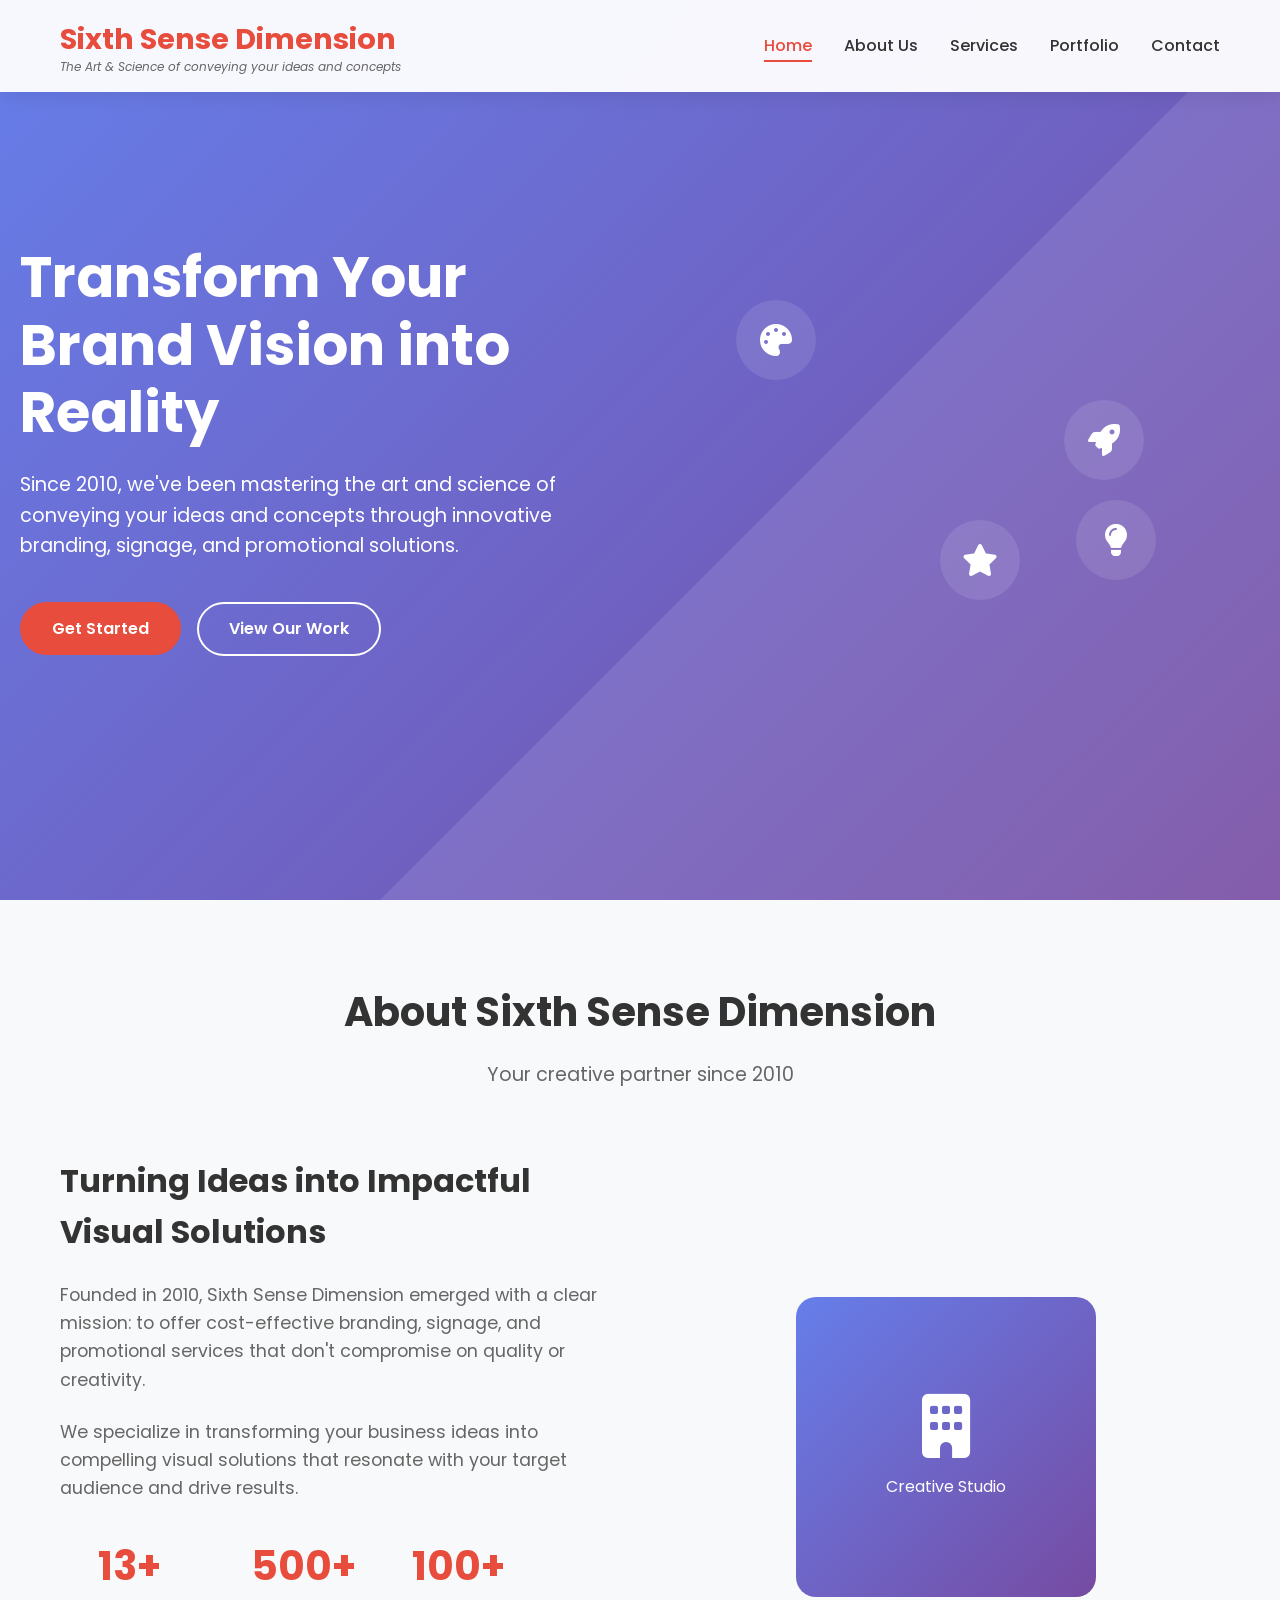
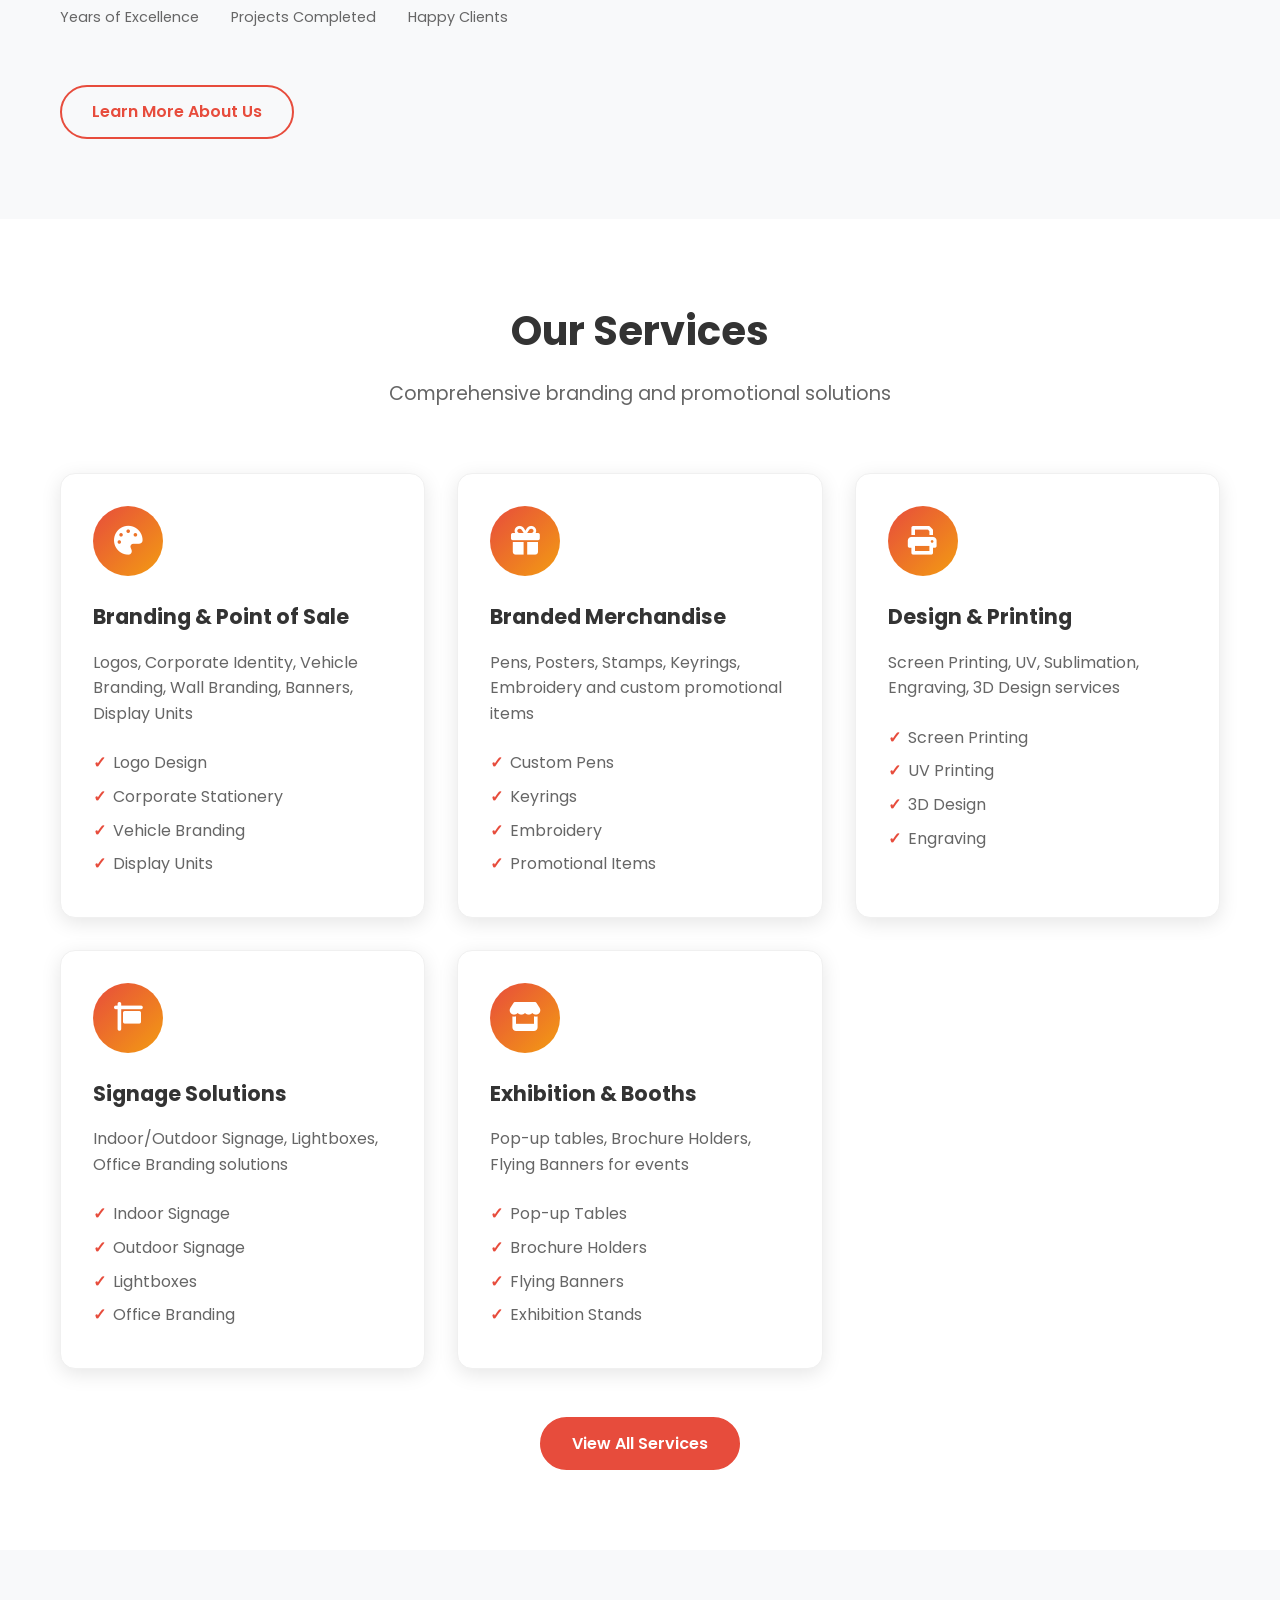
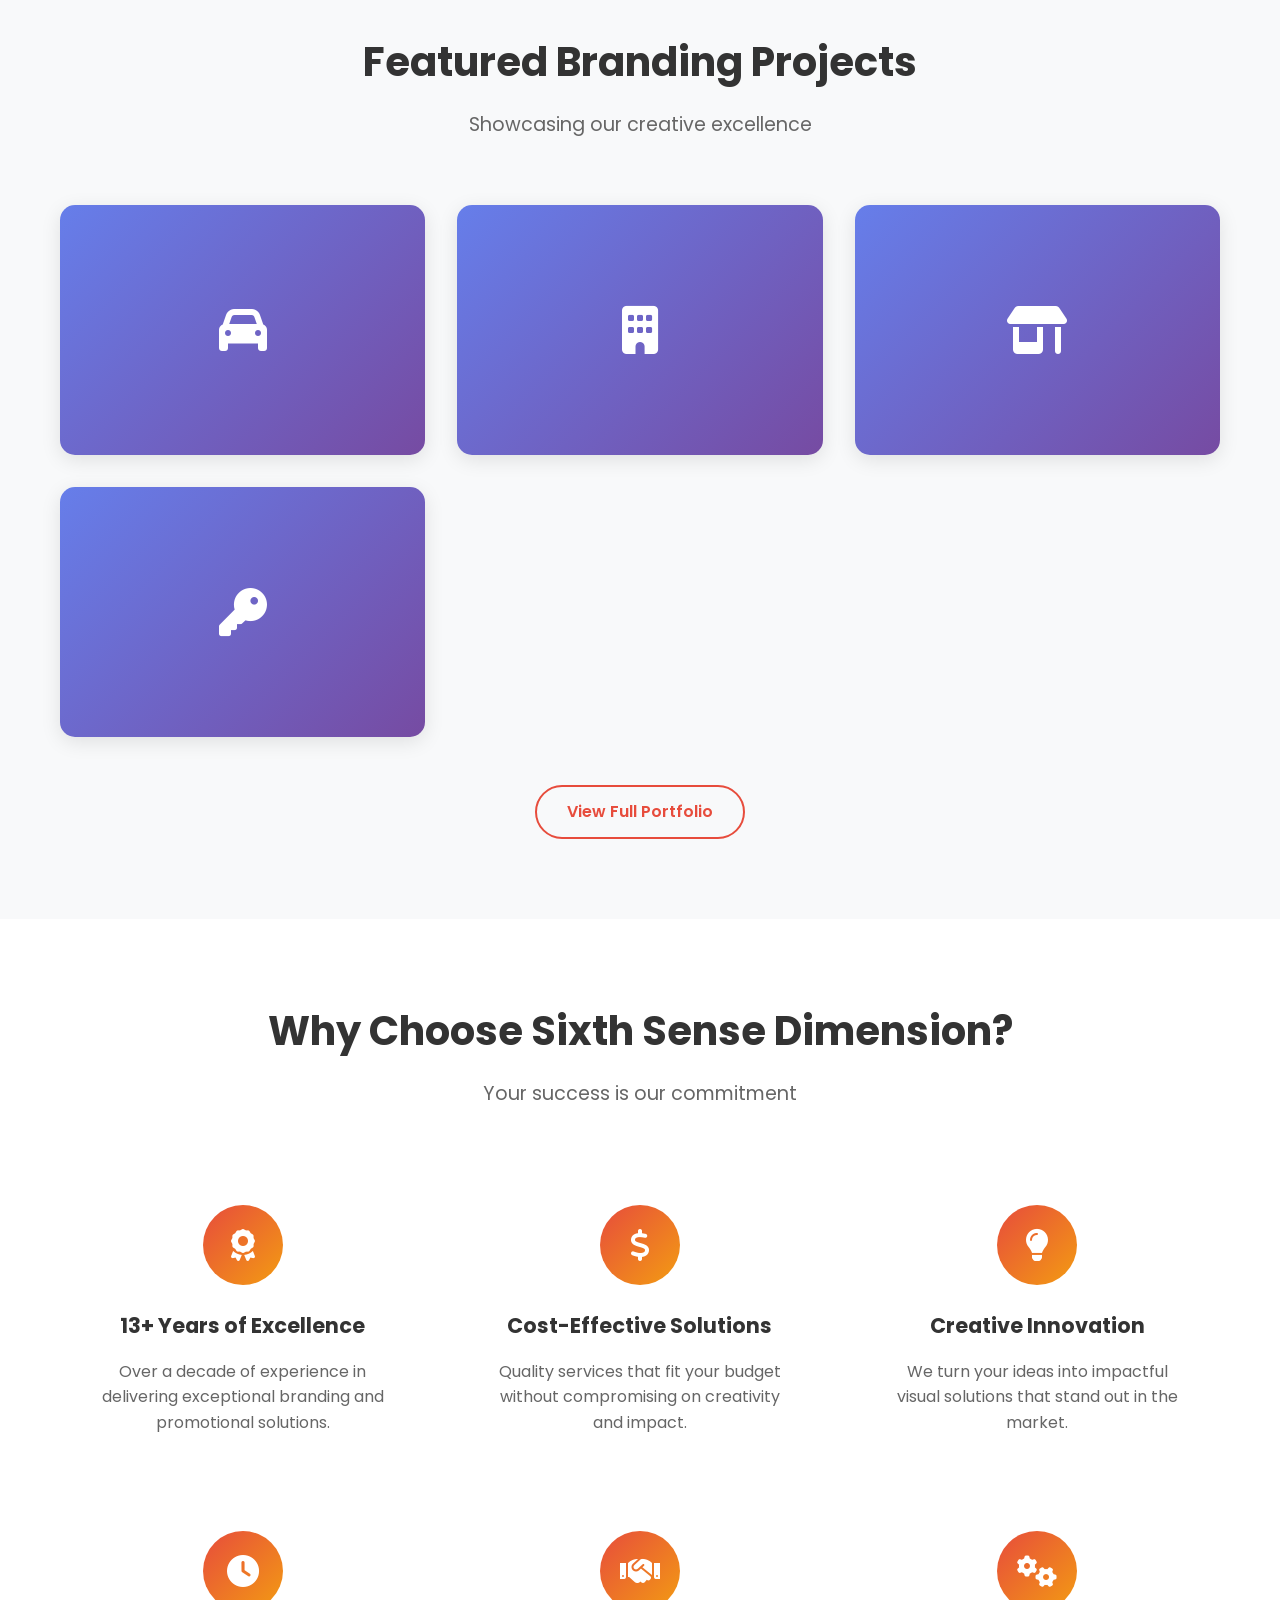
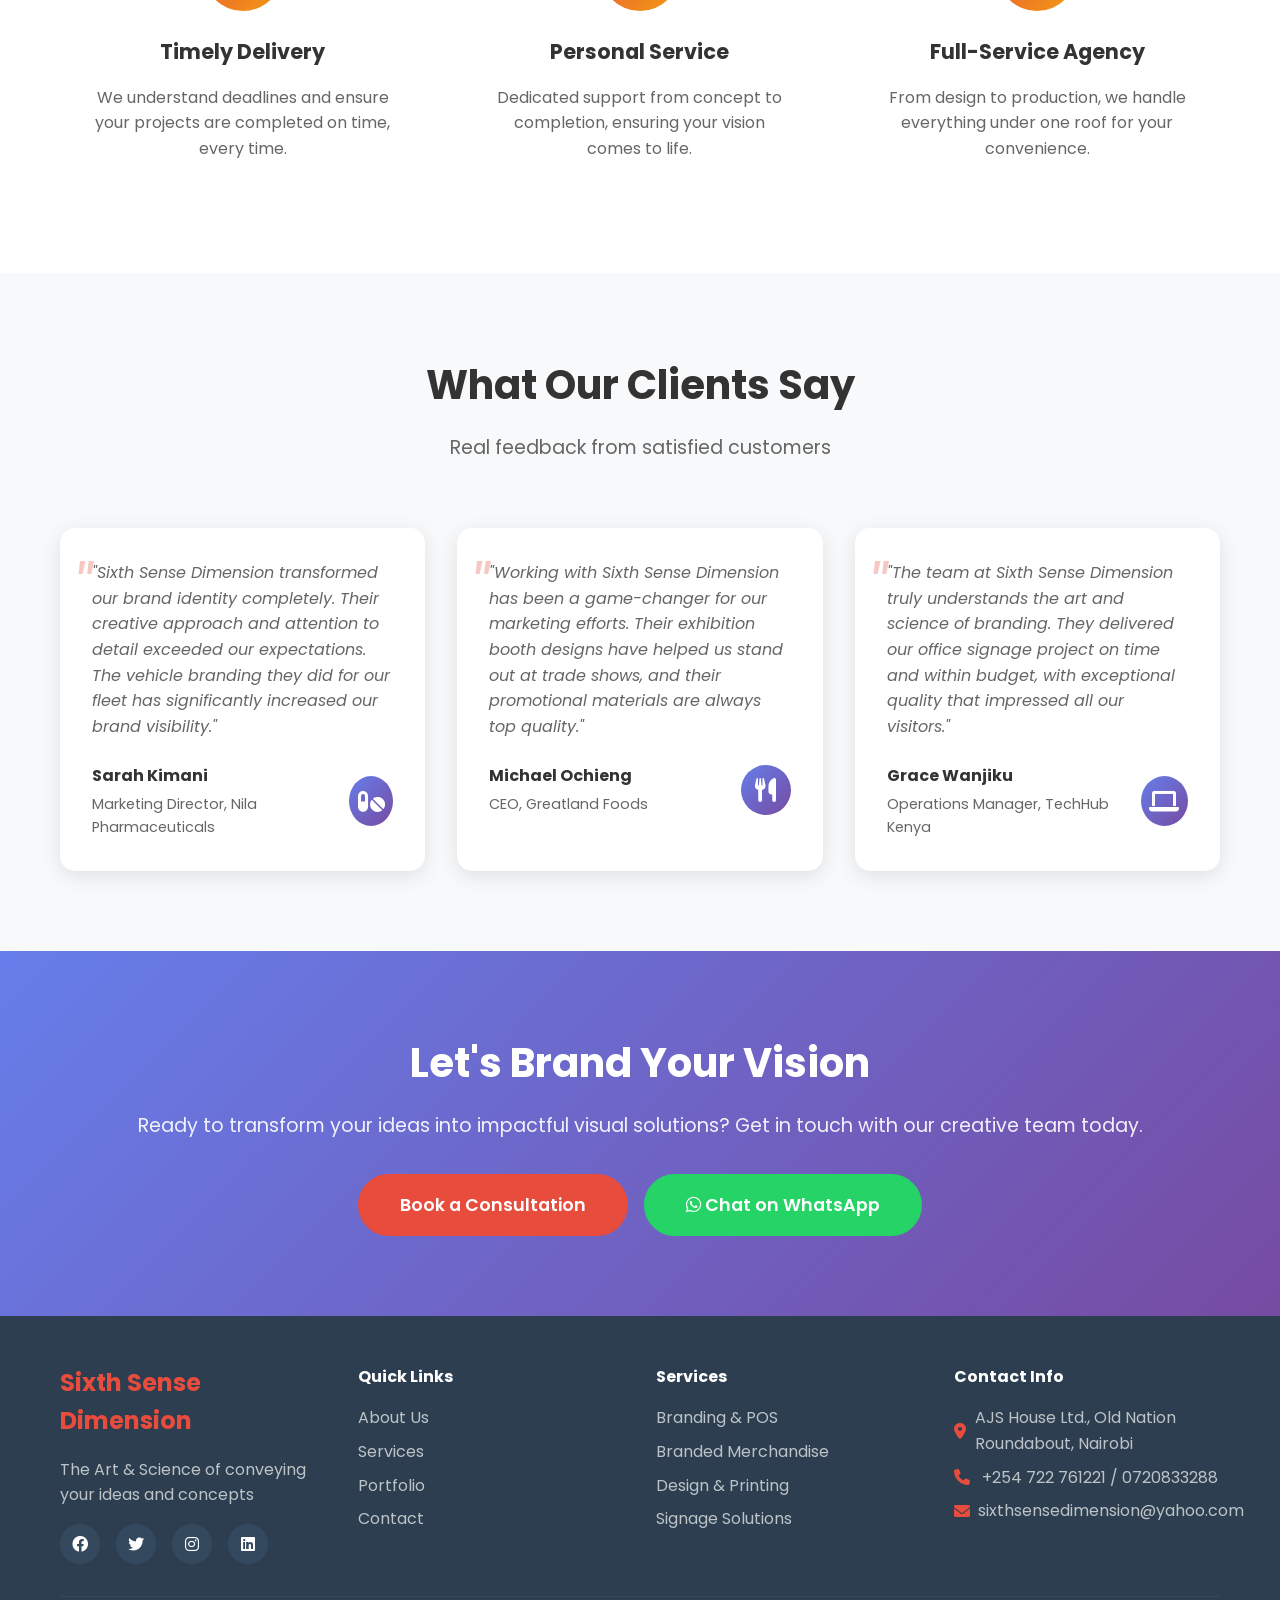
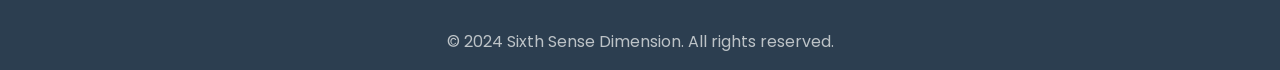
<file: index.html>
<!DOCTYPE html>
<html lang="en">
<head>
    <meta charset="UTF-8">
    <meta name="viewport" content="width=device-width, initial-scale=1.0">
    <title>Sixth Sense Dimension - The Art & Science of conveying your ideas and concepts</title>
    <link rel="stylesheet" href="styles.css">
    <link href="https://cdnjs.cloudflare.com/ajax/libs/font-awesome/6.0.0/css/all.min.css" rel="stylesheet">
    <link href="https://fonts.googleapis.com/css2?family=Poppins:wght@300;400;500;600;700&display=swap" rel="stylesheet">
</head>
<body>
    <!-- Header -->
    <header class="header">
        <nav class="navbar">
            <div class="nav-container">
                <div class="logo">
                    <h2>Sixth Sense Dimension</h2>
                    <p class="tagline">The Art & Science of conveying your ideas and concepts</p>
                </div>
                <ul class="nav-menu">
                    <li><a href="index.html" class="nav-link active">Home</a></li>
                    <li><a href="about.html" class="nav-link">About Us</a></li>
                    <li><a href="services.html" class="nav-link">Services</a></li>
                    <li><a href="portfolio.html" class="nav-link">Portfolio</a></li>
                    <li><a href="contact.html" class="nav-link">Contact</a></li>
                </ul>
                <div class="hamburger">
                    <span class="bar"></span>
                    <span class="bar"></span>
                    <span class="bar"></span>
                </div>
            </div>
        </nav>
    </header>

    <!-- Hero Section -->
    <section class="hero">
        <div class="hero-content">
            <h1 class="hero-title">Transform Your Brand Vision into Reality</h1>
            <p class="hero-subtitle">Since 2010, we've been mastering the art and science of conveying your ideas and concepts through innovative branding, signage, and promotional solutions.</p>
            <div class="hero-buttons">
                <a href="contact.html" class="btn btn-primary">Get Started</a>
                <a href="portfolio.html" class="btn btn-secondary">View Our Work</a>
            </div>
        </div>
        <div class="hero-visual">
            <div class="floating-elements">
                <div class="element element-1"><i class="fas fa-palette"></i></div>
                <div class="element element-2"><i class="fas fa-lightbulb"></i></div>
                <div class="element element-3"><i class="fas fa-rocket"></i></div>
                <div class="element element-4"><i class="fas fa-star"></i></div>
            </div>
        </div>
    </section>

    <!-- About Us Section -->
    <section class="about-preview" id="about">
        <div class="container">
            <div class="section-header">
                <h2>About Sixth Sense Dimension</h2>
                <p>Your creative partner since 2010</p>
            </div>
            <div class="about-content">
                <div class="about-text">
                    <h3>Turning Ideas into Impactful Visual Solutions</h3>
                    <p>Founded in 2010, Sixth Sense Dimension emerged with a clear mission: to offer cost-effective branding, signage, and promotional services that don't compromise on quality or creativity.</p>
                    <p>We specialize in transforming your business ideas into compelling visual solutions that resonate with your target audience and drive results.</p>
                    <div class="stats">
                        <div class="stat">
                            <h4>13+</h4>
                            <p>Years of Excellence</p>
                        </div>
                        <div class="stat">
                            <h4>500+</h4>
                            <p>Projects Completed</p>
                        </div>
                        <div class="stat">
                            <h4>100+</h4>
                            <p>Happy Clients</p>
                        </div>
                    </div>
                    <a href="about.html" class="btn btn-outline">Learn More About Us</a>
                </div>
                <div class="about-image">
                    <div class="image-placeholder">
                        <i class="fas fa-building"></i>
                        <p>Creative Studio</p>
                    </div>
                </div>
            </div>
        </div>
    </section>

    <!-- Services Overview -->
    <section class="services-overview" id="services">
        <div class="container">
            <div class="section-header">
                <h2>Our Services</h2>
                <p>Comprehensive branding and promotional solutions</p>
            </div>
            <div class="services-grid">
                <div class="service-card">
                    <div class="service-icon">
                        <i class="fas fa-palette"></i>
                    </div>
                    <h3>Branding & Point of Sale</h3>
                    <p>Logos, Corporate Identity, Vehicle Branding, Wall Branding, Banners, Display Units</p>
                    <ul>
                        <li>Logo Design</li>
                        <li>Corporate Stationery</li>
                        <li>Vehicle Branding</li>
                        <li>Display Units</li>
                    </ul>
                </div>
                <div class="service-card">
                    <div class="service-icon">
                        <i class="fas fa-gift"></i>
                    </div>
                    <h3>Branded Merchandise</h3>
                    <p>Pens, Posters, Stamps, Keyrings, Embroidery and custom promotional items</p>
                    <ul>
                        <li>Custom Pens</li>
                        <li>Keyrings</li>
                        <li>Embroidery</li>
                        <li>Promotional Items</li>
                    </ul>
                </div>
                <div class="service-card">
                    <div class="service-icon">
                        <i class="fas fa-print"></i>
                    </div>
                    <h3>Design & Printing</h3>
                    <p>Screen Printing, UV, Sublimation, Engraving, 3D Design services</p>
                    <ul>
                        <li>Screen Printing</li>
                        <li>UV Printing</li>
                        <li>3D Design</li>
                        <li>Engraving</li>
                    </ul>
                </div>
                <div class="service-card">
                    <div class="service-icon">
                        <i class="fas fa-sign"></i>
                    </div>
                    <h3>Signage Solutions</h3>
                    <p>Indoor/Outdoor Signage, Lightboxes, Office Branding solutions</p>
                    <ul>
                        <li>Indoor Signage</li>
                        <li>Outdoor Signage</li>
                        <li>Lightboxes</li>
                        <li>Office Branding</li>
                    </ul>
                </div>
                <div class="service-card">
                    <div class="service-icon">
                        <i class="fas fa-store"></i>
                    </div>
                    <h3>Exhibition & Booths</h3>
                    <p>Pop-up tables, Brochure Holders, Flying Banners for events</p>
                    <ul>
                        <li>Pop-up Tables</li>
                        <li>Brochure Holders</li>
                        <li>Flying Banners</li>
                        <li>Exhibition Stands</li>
                    </ul>
                </div>
            </div>
            <div class="services-cta">
                <a href="services.html" class="btn btn-primary">View All Services</a>
            </div>
        </div>
    </section>

    <!-- Featured Projects -->
    <section class="featured-projects" id="portfolio">
        <div class="container">
            <div class="section-header">
                <h2>Featured Branding Projects</h2>
                <p>Showcasing our creative excellence</p>
            </div>
            <div class="projects-grid">
                <div class="project-card">
                    <div class="project-image">
                        <div class="image-placeholder">
                            <i class="fas fa-car"></i>
                        </div>
                        <div class="project-overlay">
                            <h4>Vehicle Branding</h4>
                            <p>Complete fleet branding solution</p>
                        </div>
                    </div>
                </div>
                <div class="project-card">
                    <div class="project-image">
                        <div class="image-placeholder">
                            <i class="fas fa-building"></i>
                        </div>
                        <div class="project-overlay">
                            <h4>Office Branding</h4>
                            <p>Corporate identity transformation</p>
                        </div>
                    </div>
                </div>
                <div class="project-card">
                    <div class="project-image">
                        <div class="image-placeholder">
                            <i class="fas fa-store-alt"></i>
                        </div>
                        <div class="project-overlay">
                            <h4>Exhibition Booth</h4>
                            <p>Interactive trade show display</p>
                        </div>
                    </div>
                </div>
                <div class="project-card">
                    <div class="project-image">
                        <div class="image-placeholder">
                            <i class="fas fa-key"></i>
                        </div>
                        <div class="project-overlay">
                            <h4>Branded Merchandise</h4>
                            <p>Custom promotional products</p>
                        </div>
                    </div>
                </div>
            </div>
            <div class="projects-cta">
                <a href="portfolio.html" class="btn btn-outline">View Full Portfolio</a>
            </div>
        </div>
    </section>

    <!-- Why Choose Us -->
    <section class="why-choose-us">
        <div class="container">
            <div class="section-header">
                <h2>Why Choose Sixth Sense Dimension?</h2>
                <p>Your success is our commitment</p>
            </div>
            <div class="features-grid">
                <div class="feature">
                    <div class="feature-icon">
                        <i class="fas fa-award"></i>
                    </div>
                    <h3>13+ Years of Excellence</h3>
                    <p>Over a decade of experience in delivering exceptional branding and promotional solutions.</p>
                </div>
                <div class="feature">
                    <div class="feature-icon">
                        <i class="fas fa-dollar-sign"></i>
                    </div>
                    <h3>Cost-Effective Solutions</h3>
                    <p>Quality services that fit your budget without compromising on creativity and impact.</p>
                </div>
                <div class="feature">
                    <div class="feature-icon">
                        <i class="fas fa-lightbulb"></i>
                    </div>
                    <h3>Creative Innovation</h3>
                    <p>We turn your ideas into impactful visual solutions that stand out in the market.</p>
                </div>
                <div class="feature">
                    <div class="feature-icon">
                        <i class="fas fa-clock"></i>
                    </div>
                    <h3>Timely Delivery</h3>
                    <p>We understand deadlines and ensure your projects are completed on time, every time.</p>
                </div>
                <div class="feature">
                    <div class="feature-icon">
                        <i class="fas fa-handshake"></i>
                    </div>
                    <h3>Personal Service</h3>
                    <p>Dedicated support from concept to completion, ensuring your vision comes to life.</p>
                </div>
                <div class="feature">
                    <div class="feature-icon">
                        <i class="fas fa-cogs"></i>
                    </div>
                    <h3>Full-Service Agency</h3>
                    <p>From design to production, we handle everything under one roof for your convenience.</p>
                </div>
            </div>
        </div>
    </section>

    <!-- Testimonials -->
    <section class="testimonials">
        <div class="container">
            <div class="section-header">
                <h2>What Our Clients Say</h2>
                <p>Real feedback from satisfied customers</p>
            </div>
            <div class="testimonials-grid">
                <div class="testimonial-card">
                    <div class="testimonial-content">
                        <p>"Sixth Sense Dimension transformed our brand identity completely. Their creative approach and attention to detail exceeded our expectations. The vehicle branding they did for our fleet has significantly increased our brand visibility."</p>
                    </div>
                    <div class="testimonial-author">
                        <div class="author-info">
                            <h4>Sarah Kimani</h4>
                            <p>Marketing Director, Nila Pharmaceuticals</p>
                        </div>
                        <div class="company-logo">
                            <i class="fas fa-pills"></i>
                        </div>
                    </div>
                </div>
                <div class="testimonial-card">
                    <div class="testimonial-content">
                        <p>"Working with Sixth Sense Dimension has been a game-changer for our marketing efforts. Their exhibition booth designs have helped us stand out at trade shows, and their promotional materials are always top quality."</p>
                    </div>
                    <div class="testimonial-author">
                        <div class="author-info">
                            <h4>Michael Ochieng</h4>
                            <p>CEO, Greatland Foods</p>
                        </div>
                        <div class="company-logo">
                            <i class="fas fa-utensils"></i>
                        </div>
                    </div>
                </div>
                <div class="testimonial-card">
                    <div class="testimonial-content">
                        <p>"The team at Sixth Sense Dimension truly understands the art and science of branding. They delivered our office signage project on time and within budget, with exceptional quality that impressed all our visitors."</p>
                    </div>
                    <div class="testimonial-author">
                        <div class="author-info">
                            <h4>Grace Wanjiku</h4>
                            <p>Operations Manager, TechHub Kenya</p>
                        </div>
                        <div class="company-logo">
                            <i class="fas fa-laptop"></i>
                        </div>
                    </div>
                </div>
            </div>
        </div>
    </section>

    <!-- Call to Action -->
    <section class="cta-section">
        <div class="container">
            <div class="cta-content">
                <h2>Let's Brand Your Vision</h2>
                <p>Ready to transform your ideas into impactful visual solutions? Get in touch with our creative team today.</p>
                <div class="cta-buttons">
                    <a href="contact.html" class="btn btn-primary btn-large">Book a Consultation</a>
                    <a href="https://wa.me/254722761221" class="btn btn-whatsapp btn-large" target="_blank">
                        <i class="fab fa-whatsapp"></i> Chat on WhatsApp
                    </a>
                </div>
            </div>
        </div>
    </section>

    <!-- Footer -->
    <footer class="footer">
        <div class="container">
            <div class="footer-content">
                <div class="footer-section">
                    <h3>Sixth Sense Dimension</h3>
                    <p>The Art & Science of conveying your ideas and concepts</p>
                    <div class="social-links">
                        <a href="#"><i class="fab fa-facebook"></i></a>
                        <a href="#"><i class="fab fa-twitter"></i></a>
                        <a href="#"><i class="fab fa-instagram"></i></a>
                        <a href="#"><i class="fab fa-linkedin"></i></a>
                    </div>
                </div>
                <div class="footer-section">
                    <h4>Quick Links</h4>
                    <ul>
                        <li><a href="about.html">About Us</a></li>
                        <li><a href="services.html">Services</a></li>
                        <li><a href="portfolio.html">Portfolio</a></li>
                        <li><a href="contact.html">Contact</a></li>
                    </ul>
                </div>
                <div class="footer-section">
                    <h4>Services</h4>
                    <ul>
                        <li><a href="services.html#branding">Branding & POS</a></li>
                        <li><a href="services.html#merchandise">Branded Merchandise</a></li>
                        <li><a href="services.html#printing">Design & Printing</a></li>
                        <li><a href="services.html#signage">Signage Solutions</a></li>
                    </ul>
                </div>
                <div class="footer-section">
                    <h4>Contact Info</h4>
                    <div class="contact-info">
                        <p><i class="fas fa-map-marker-alt"></i> AJS House Ltd., Old Nation Roundabout, Nairobi</p>
                        <p><i class="fas fa-phone"></i> +254 722 761221 / 0720833288</p>
                        <p><i class="fas fa-envelope"></i> sixthsensedimension@yahoo.com</p>
                    </div>
                </div>
            </div>
            <div class="footer-bottom">
                <p>&copy; 2024 Sixth Sense Dimension. All rights reserved.</p>
            </div>
        </div>
    </footer>

    <script src="script.js"></script>
</body>
</html>
</file>
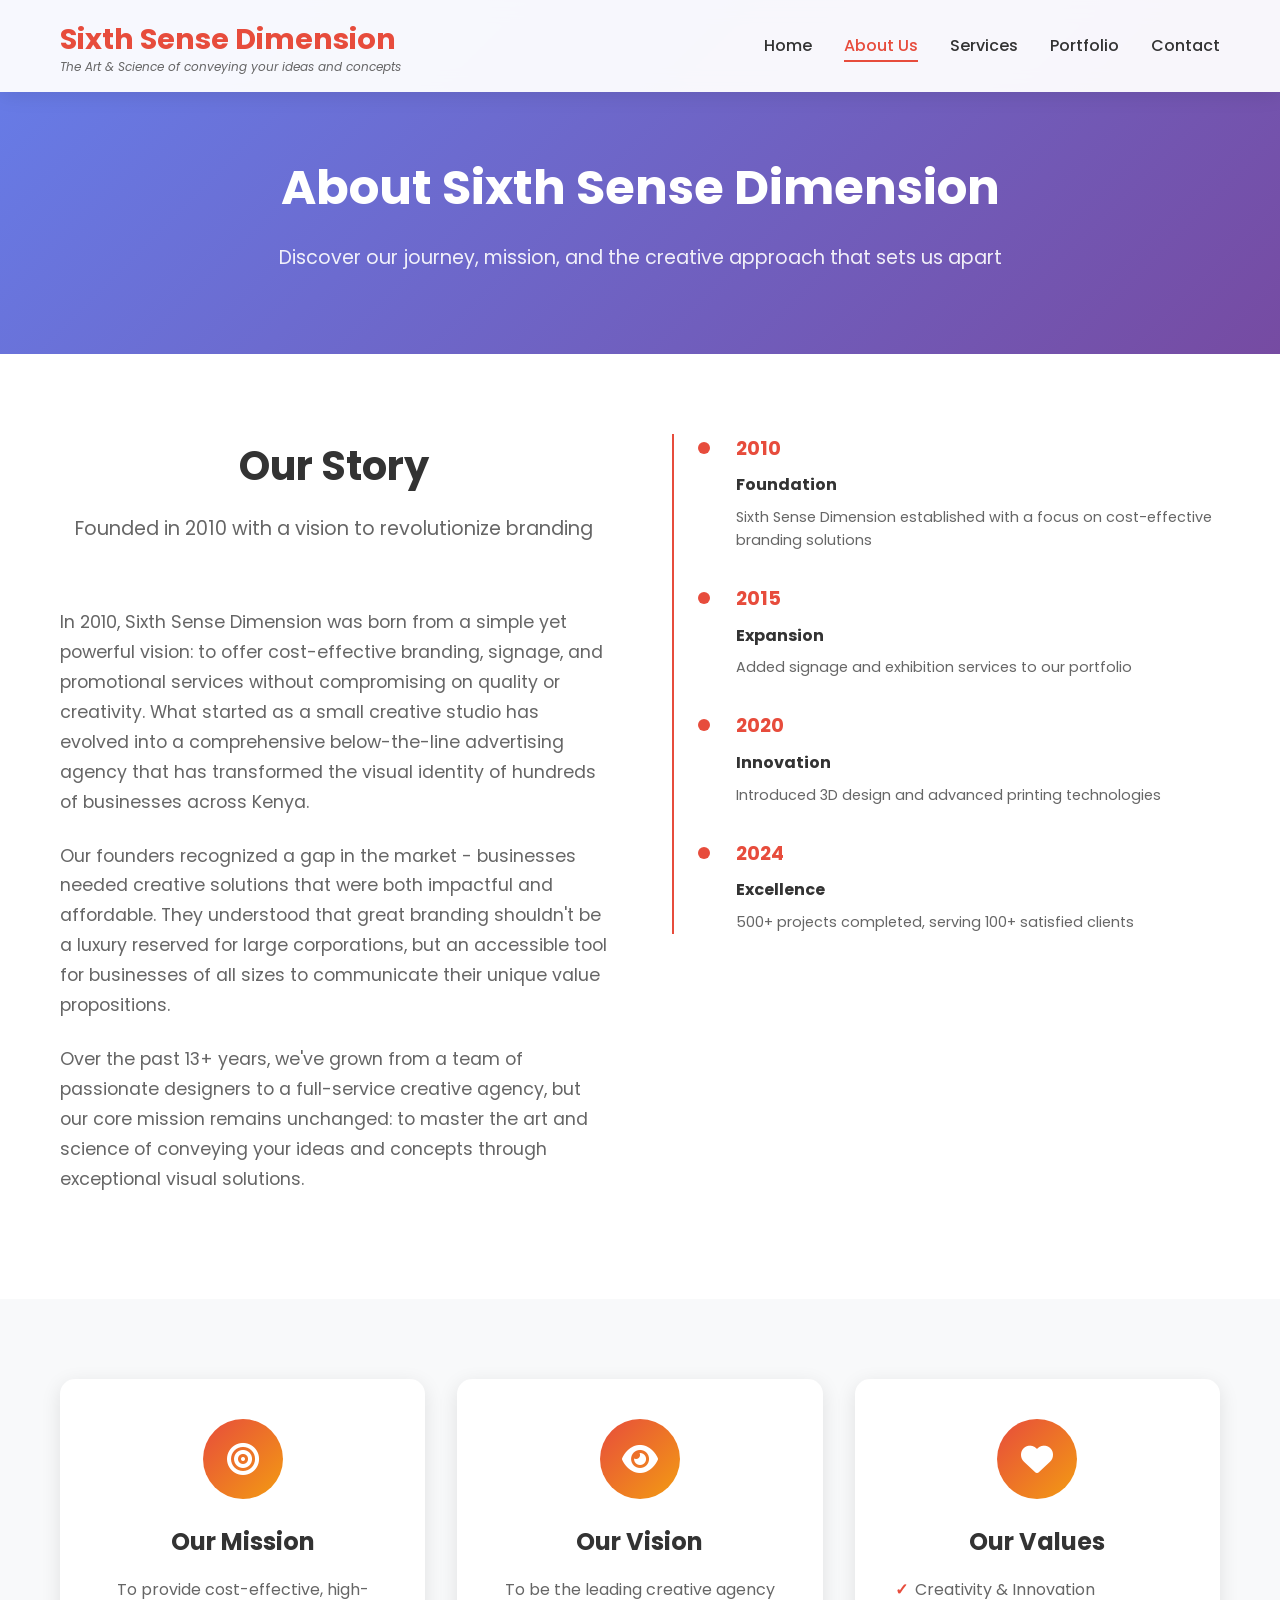
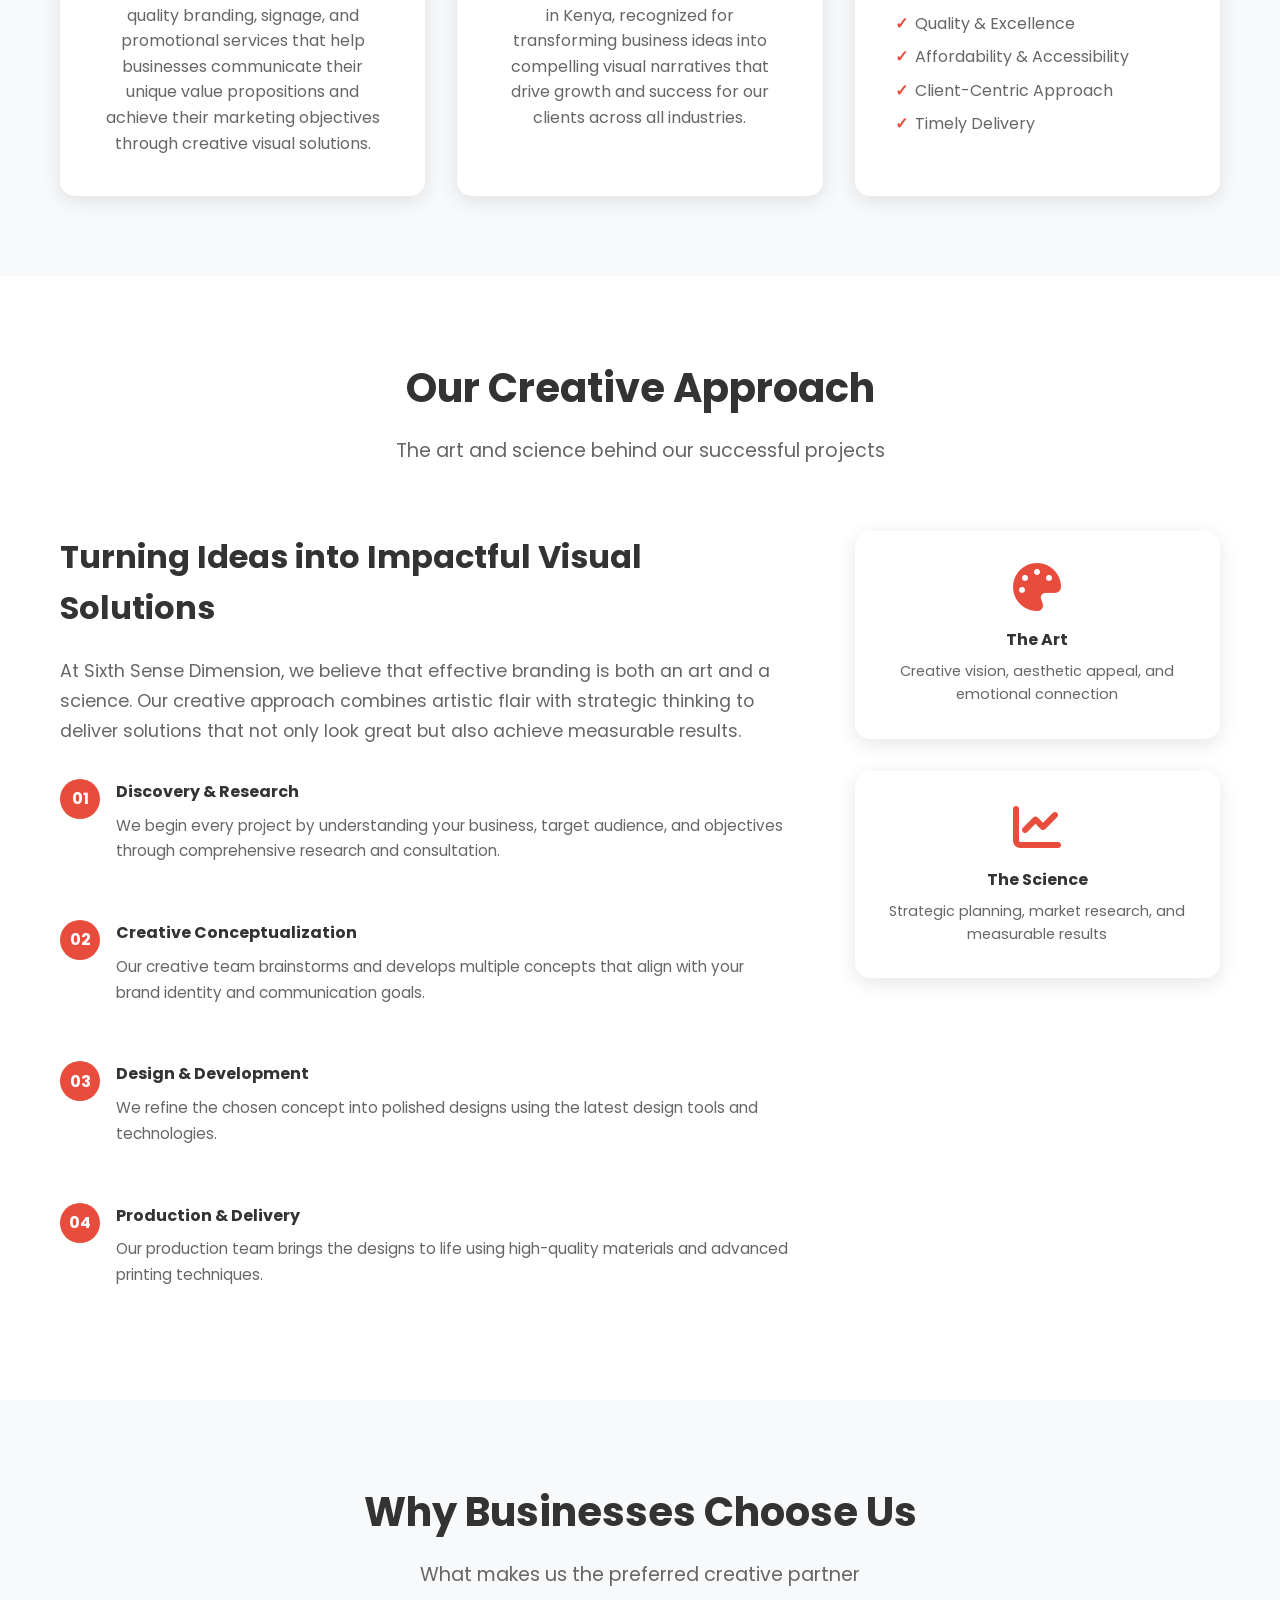
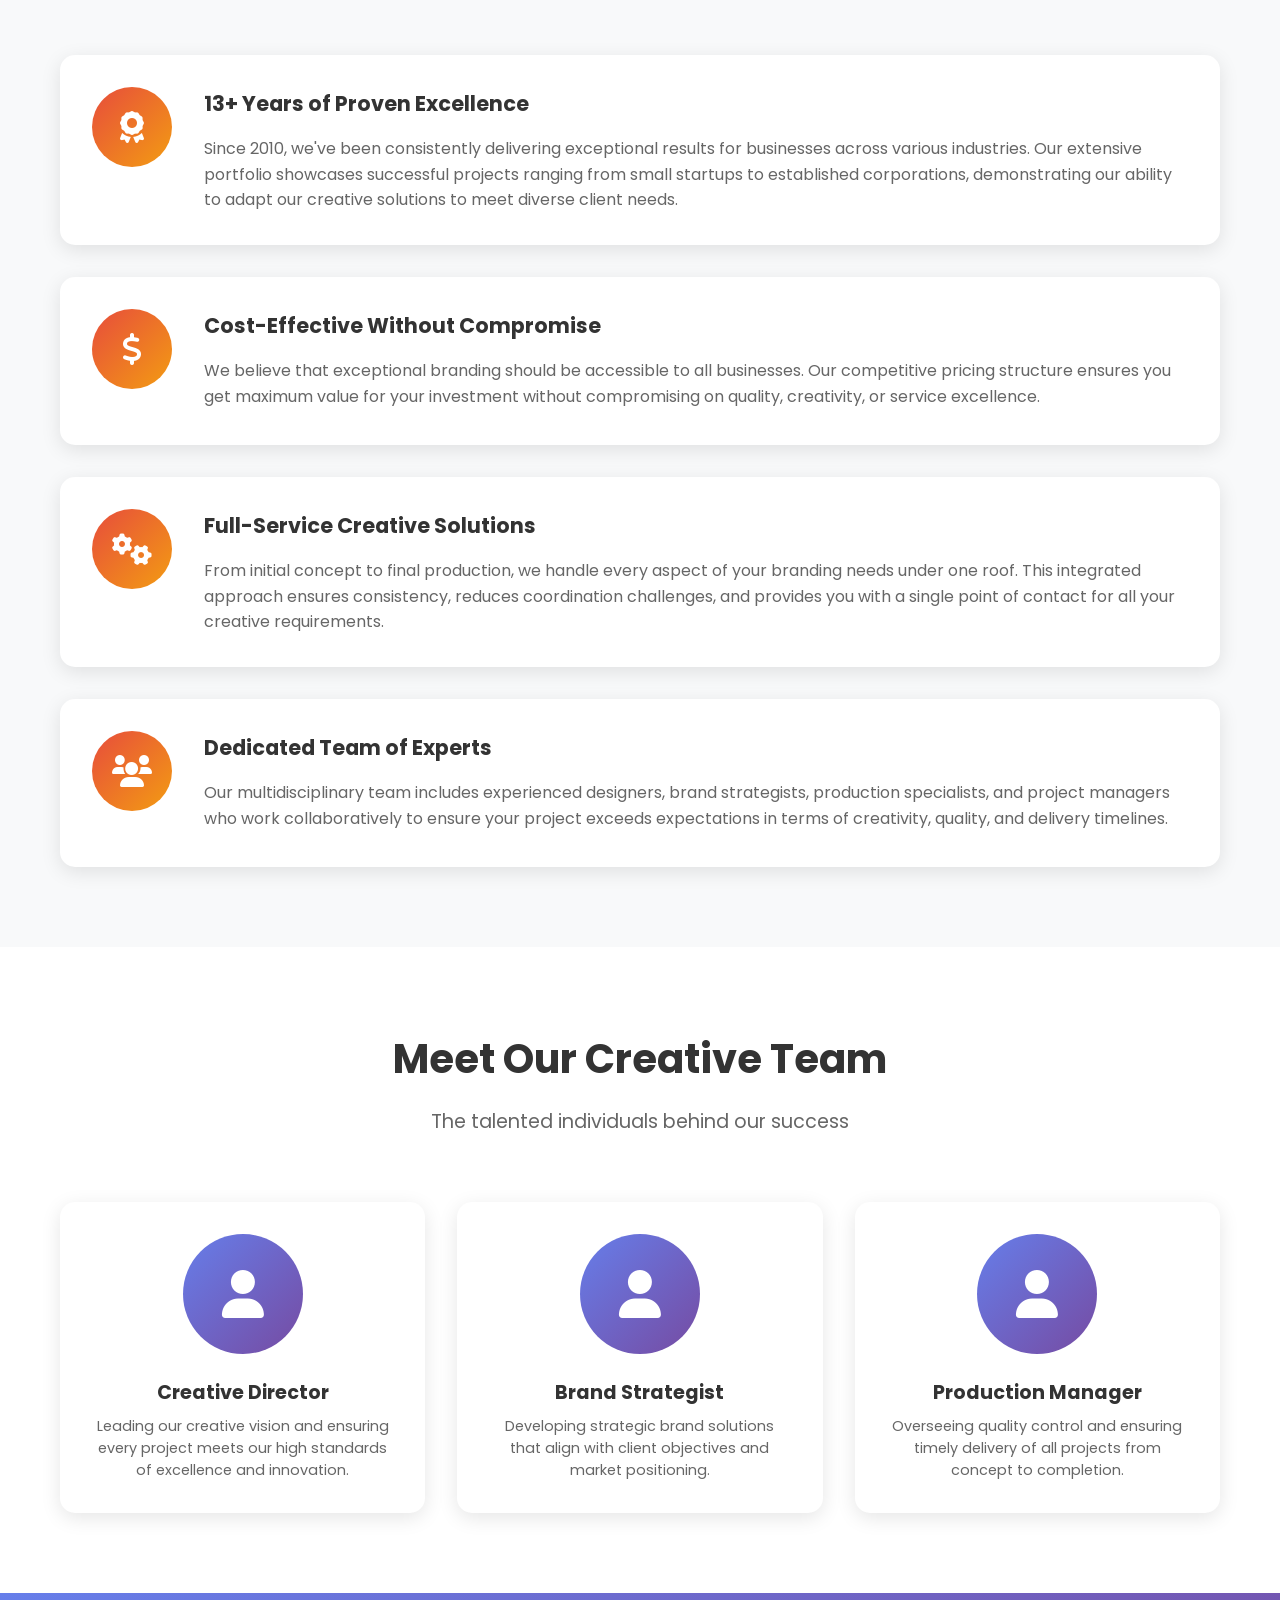
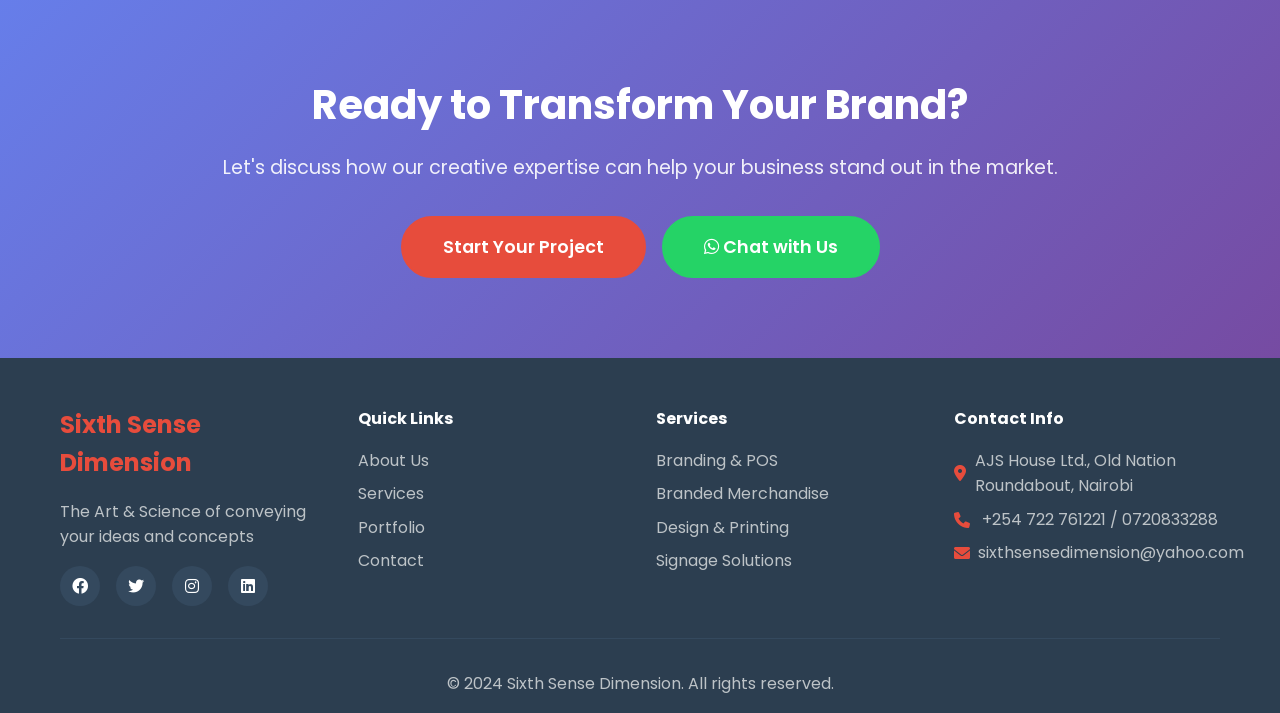
<file: about.html>
<!DOCTYPE html>
<html lang="en">
<head>
    <meta charset="UTF-8">
    <meta name="viewport" content="width=device-width, initial-scale=1.0">
    <title>About Us - Sixth Sense Dimension</title>
    <link rel="stylesheet" href="styles.css">
    <link href="https://cdnjs.cloudflare.com/ajax/libs/font-awesome/6.0.0/css/all.min.css" rel="stylesheet">
    <link href="https://fonts.googleapis.com/css2?family=Poppins:wght@300;400;500;600;700&display=swap" rel="stylesheet">
</head>
<body>
    <!-- Header -->
    <header class="header">
        <nav class="navbar">
            <div class="nav-container">
                <div class="logo">
                    <h2>Sixth Sense Dimension</h2>
                    <p class="tagline">The Art & Science of conveying your ideas and concepts</p>
                </div>
                <ul class="nav-menu">
                    <li><a href="index.html" class="nav-link">Home</a></li>
                    <li><a href="about.html" class="nav-link active">About Us</a></li>
                    <li><a href="services.html" class="nav-link">Services</a></li>
                    <li><a href="portfolio.html" class="nav-link">Portfolio</a></li>
                    <li><a href="contact.html" class="nav-link">Contact</a></li>
                </ul>
                <div class="hamburger">
                    <span class="bar"></span>
                    <span class="bar"></span>
                    <span class="bar"></span>
                </div>
            </div>
        </nav>
    </header>

    <!-- Page Header -->
    <section class="page-hero">
        <div class="container">
            <h1>About Sixth Sense Dimension</h1>
            <p>Discover our journey, mission, and the creative approach that sets us apart</p>
        </div>
    </section>

    <!-- Our Story -->
    <section class="our-story">
        <div class="container">
            <div class="story-content">
                <div class="story-text">
                    <div class="section-header">
                        <h2>Our Story</h2>
                        <p>Founded in 2010 with a vision to revolutionize branding</p>
                    </div>
                    <div class="story-details">
                        <p>In 2010, Sixth Sense Dimension was born from a simple yet powerful vision: to offer cost-effective branding, signage, and promotional services without compromising on quality or creativity. What started as a small creative studio has evolved into a comprehensive below-the-line advertising agency that has transformed the visual identity of hundreds of businesses across Kenya.</p>
                        
                        <p>Our founders recognized a gap in the market - businesses needed creative solutions that were both impactful and affordable. They understood that great branding shouldn't be a luxury reserved for large corporations, but an accessible tool for businesses of all sizes to communicate their unique value propositions.</p>
                        
                        <p>Over the past 13+ years, we've grown from a team of passionate designers to a full-service creative agency, but our core mission remains unchanged: to master the art and science of conveying your ideas and concepts through exceptional visual solutions.</p>
                    </div>
                </div>
                <div class="story-visual">
                    <div class="timeline">
                        <div class="timeline-item">
                            <div class="timeline-year">2010</div>
                            <div class="timeline-content">
                                <h4>Foundation</h4>
                                <p>Sixth Sense Dimension established with a focus on cost-effective branding solutions</p>
                            </div>
                        </div>
                        <div class="timeline-item">
                            <div class="timeline-year">2015</div>
                            <div class="timeline-content">
                                <h4>Expansion</h4>
                                <p>Added signage and exhibition services to our portfolio</p>
                            </div>
                        </div>
                        <div class="timeline-item">
                            <div class="timeline-year">2020</div>
                            <div class="timeline-content">
                                <h4>Innovation</h4>
                                <p>Introduced 3D design and advanced printing technologies</p>
                            </div>
                        </div>
                        <div class="timeline-item">
                            <div class="timeline-year">2024</div>
                            <div class="timeline-content">
                                <h4>Excellence</h4>
                                <p>500+ projects completed, serving 100+ satisfied clients</p>
                            </div>
                        </div>
                    </div>
                </div>
            </div>
        </div>
    </section>

    <!-- Mission & Vision -->
    <section class="mission-vision">
        <div class="container">
            <div class="mv-grid">
                <div class="mv-card">
                    <div class="mv-icon">
                        <i class="fas fa-bullseye"></i>
                    </div>
                    <h3>Our Mission</h3>
                    <p>To provide cost-effective, high-quality branding, signage, and promotional services that help businesses communicate their unique value propositions and achieve their marketing objectives through creative visual solutions.</p>
                </div>
                <div class="mv-card">
                    <div class="mv-icon">
                        <i class="fas fa-eye"></i>
                    </div>
                    <h3>Our Vision</h3>
                    <p>To be the leading creative agency in Kenya, recognized for transforming business ideas into compelling visual narratives that drive growth and success for our clients across all industries.</p>
                </div>
                <div class="mv-card">
                    <div class="mv-icon">
                        <i class="fas fa-heart"></i>
                    </div>
                    <h3>Our Values</h3>
                    <ul>
                        <li>Creativity & Innovation</li>
                        <li>Quality & Excellence</li>
                        <li>Affordability & Accessibility</li>
                        <li>Client-Centric Approach</li>
                        <li>Timely Delivery</li>
                    </ul>
                </div>
            </div>
        </div>
    </section>

    <!-- Creative Approach -->
    <section class="creative-approach">
        <div class="container">
            <div class="section-header">
                <h2>Our Creative Approach</h2>
                <p>The art and science behind our successful projects</p>
            </div>
            <div class="approach-content">
                <div class="approach-text">
                    <h3>Turning Ideas into Impactful Visual Solutions</h3>
                    <p>At Sixth Sense Dimension, we believe that effective branding is both an art and a science. Our creative approach combines artistic flair with strategic thinking to deliver solutions that not only look great but also achieve measurable results.</p>
                    
                    <div class="approach-steps">
                        <div class="step">
                            <div class="step-number">01</div>
                            <div class="step-content">
                                <h4>Discovery & Research</h4>
                                <p>We begin every project by understanding your business, target audience, and objectives through comprehensive research and consultation.</p>
                            </div>
                        </div>
                        <div class="step">
                            <div class="step-number">02</div>
                            <div class="step-content">
                                <h4>Creative Conceptualization</h4>
                                <p>Our creative team brainstorms and develops multiple concepts that align with your brand identity and communication goals.</p>
                            </div>
                        </div>
                        <div class="step">
                            <div class="step-number">03</div>
                            <div class="step-content">
                                <h4>Design & Development</h4>
                                <p>We refine the chosen concept into polished designs using the latest design tools and technologies.</p>
                            </div>
                        </div>
                        <div class="step">
                            <div class="step-number">04</div>
                            <div class="step-content">
                                <h4>Production & Delivery</h4>
                                <p>Our production team brings the designs to life using high-quality materials and advanced printing techniques.</p>
                            </div>
                        </div>
                    </div>
                </div>
                <div class="approach-visual">
                    <div class="creative-elements">
                        <div class="element-art">
                            <i class="fas fa-palette"></i>
                            <h4>The Art</h4>
                            <p>Creative vision, aesthetic appeal, and emotional connection</p>
                        </div>
                        <div class="element-science">
                            <i class="fas fa-chart-line"></i>
                            <h4>The Science</h4>
                            <p>Strategic planning, market research, and measurable results</p>
                        </div>
                    </div>
                </div>
            </div>
        </div>
    </section>

    <!-- Why Choose Us -->
    <section class="why-choose-detailed">
        <div class="container">
            <div class="section-header">
                <h2>Why Businesses Choose Us</h2>
                <p>What makes us the preferred creative partner</p>
            </div>
            <div class="detailed-features">
                <div class="feature-detailed">
                    <div class="feature-icon">
                        <i class="fas fa-award"></i>
                    </div>
                    <div class="feature-content">
                        <h3>13+ Years of Proven Excellence</h3>
                        <p>Since 2010, we've been consistently delivering exceptional results for businesses across various industries. Our extensive portfolio showcases successful projects ranging from small startups to established corporations, demonstrating our ability to adapt our creative solutions to meet diverse client needs.</p>
                    </div>
                </div>
                <div class="feature-detailed">
                    <div class="feature-icon">
                        <i class="fas fa-dollar-sign"></i>
                    </div>
                    <div class="feature-content">
                        <h3>Cost-Effective Without Compromise</h3>
                        <p>We believe that exceptional branding should be accessible to all businesses. Our competitive pricing structure ensures you get maximum value for your investment without compromising on quality, creativity, or service excellence.</p>
                    </div>
                </div>
                <div class="feature-detailed">
                    <div class="feature-icon">
                        <i class="fas fa-cogs"></i>
                    </div>
                    <div class="feature-content">
                        <h3>Full-Service Creative Solutions</h3>
                        <p>From initial concept to final production, we handle every aspect of your branding needs under one roof. This integrated approach ensures consistency, reduces coordination challenges, and provides you with a single point of contact for all your creative requirements.</p>
                    </div>
                </div>
                <div class="feature-detailed">
                    <div class="feature-icon">
                        <i class="fas fa-users"></i>
                    </div>
                    <div class="feature-content">
                        <h3>Dedicated Team of Experts</h3>
                        <p>Our multidisciplinary team includes experienced designers, brand strategists, production specialists, and project managers who work collaboratively to ensure your project exceeds expectations in terms of creativity, quality, and delivery timelines.</p>
                    </div>
                </div>
            </div>
        </div>
    </section>

    <!-- Team Section -->
    <section class="team-section">
        <div class="container">
            <div class="section-header">
                <h2>Meet Our Creative Team</h2>
                <p>The talented individuals behind our success</p>
            </div>
            <div class="team-grid">
                <div class="team-member">
                    <div class="member-image">
                        <div class="image-placeholder">
                            <i class="fas fa-user"></i>
                        </div>
                    </div>
                    <div class="member-info">
                        <h4>Creative Director</h4>
                        <p>Leading our creative vision and ensuring every project meets our high standards of excellence and innovation.</p>
                    </div>
                </div>
                <div class="team-member">
                    <div class="member-image">
                        <div class="image-placeholder">
                            <i class="fas fa-user"></i>
                        </div>
                    </div>
                    <div class="member-info">
                        <h4>Brand Strategist</h4>
                        <p>Developing strategic brand solutions that align with client objectives and market positioning.</p>
                    </div>
                </div>
                <div class="team-member">
                    <div class="member-image">
                        <div class="image-placeholder">
                            <i class="fas fa-user"></i>
                        </div>
                    </div>
                    <div class="member-info">
                        <h4>Production Manager</h4>
                        <p>Overseeing quality control and ensuring timely delivery of all projects from concept to completion.</p>
                    </div>
                </div>
            </div>
        </div>
    </section>

    <!-- Call to Action -->
    <section class="cta-section">
        <div class="container">
            <div class="cta-content">
                <h2>Ready to Transform Your Brand?</h2>
                <p>Let's discuss how our creative expertise can help your business stand out in the market.</p>
                <div class="cta-buttons">
                    <a href="contact.html" class="btn btn-primary btn-large">Start Your Project</a>
                    <a href="https://wa.me/254722761221" class="btn btn-whatsapp btn-large" target="_blank">
                        <i class="fab fa-whatsapp"></i> Chat with Us
                    </a>
                </div>
            </div>
        </div>
    </section>

    <!-- Footer -->
    <footer class="footer">
        <div class="container">
            <div class="footer-content">
                <div class="footer-section">
                    <h3>Sixth Sense Dimension</h3>
                    <p>The Art & Science of conveying your ideas and concepts</p>
                    <div class="social-links">
                        <a href="#"><i class="fab fa-facebook"></i></a>
                        <a href="#"><i class="fab fa-twitter"></i></a>
                        <a href="#"><i class="fab fa-instagram"></i></a>
                        <a href="#"><i class="fab fa-linkedin"></i></a>
                    </div>
                </div>
                <div class="footer-section">
                    <h4>Quick Links</h4>
                    <ul>
                        <li><a href="about.html">About Us</a></li>
                        <li><a href="services.html">Services</a></li>
                        <li><a href="portfolio.html">Portfolio</a></li>
                        <li><a href="contact.html">Contact</a></li>
                    </ul>
                </div>
                <div class="footer-section">
                    <h4>Services</h4>
                    <ul>
                        <li><a href="services.html#branding">Branding & POS</a></li>
                        <li><a href="services.html#merchandise">Branded Merchandise</a></li>
                        <li><a href="services.html#printing">Design & Printing</a></li>
                        <li><a href="services.html#signage">Signage Solutions</a></li>
                    </ul>
                </div>
                <div class="footer-section">
                    <h4>Contact Info</h4>
                    <div class="contact-info">
                        <p><i class="fas fa-map-marker-alt"></i> AJS House Ltd., Old Nation Roundabout, Nairobi</p>
                        <p><i class="fas fa-phone"></i> +254 722 761221 / 0720833288</p>
                        <p><i class="fas fa-envelope"></i> sixthsensedimension@yahoo.com</p>
                    </div>
                </div>
            </div>
            <div class="footer-bottom">
                <p>&copy; 2024 Sixth Sense Dimension. All rights reserved.</p>
            </div>
        </div>
    </footer>

    <script src="script.js"></script>
</body>
</html>
</file>
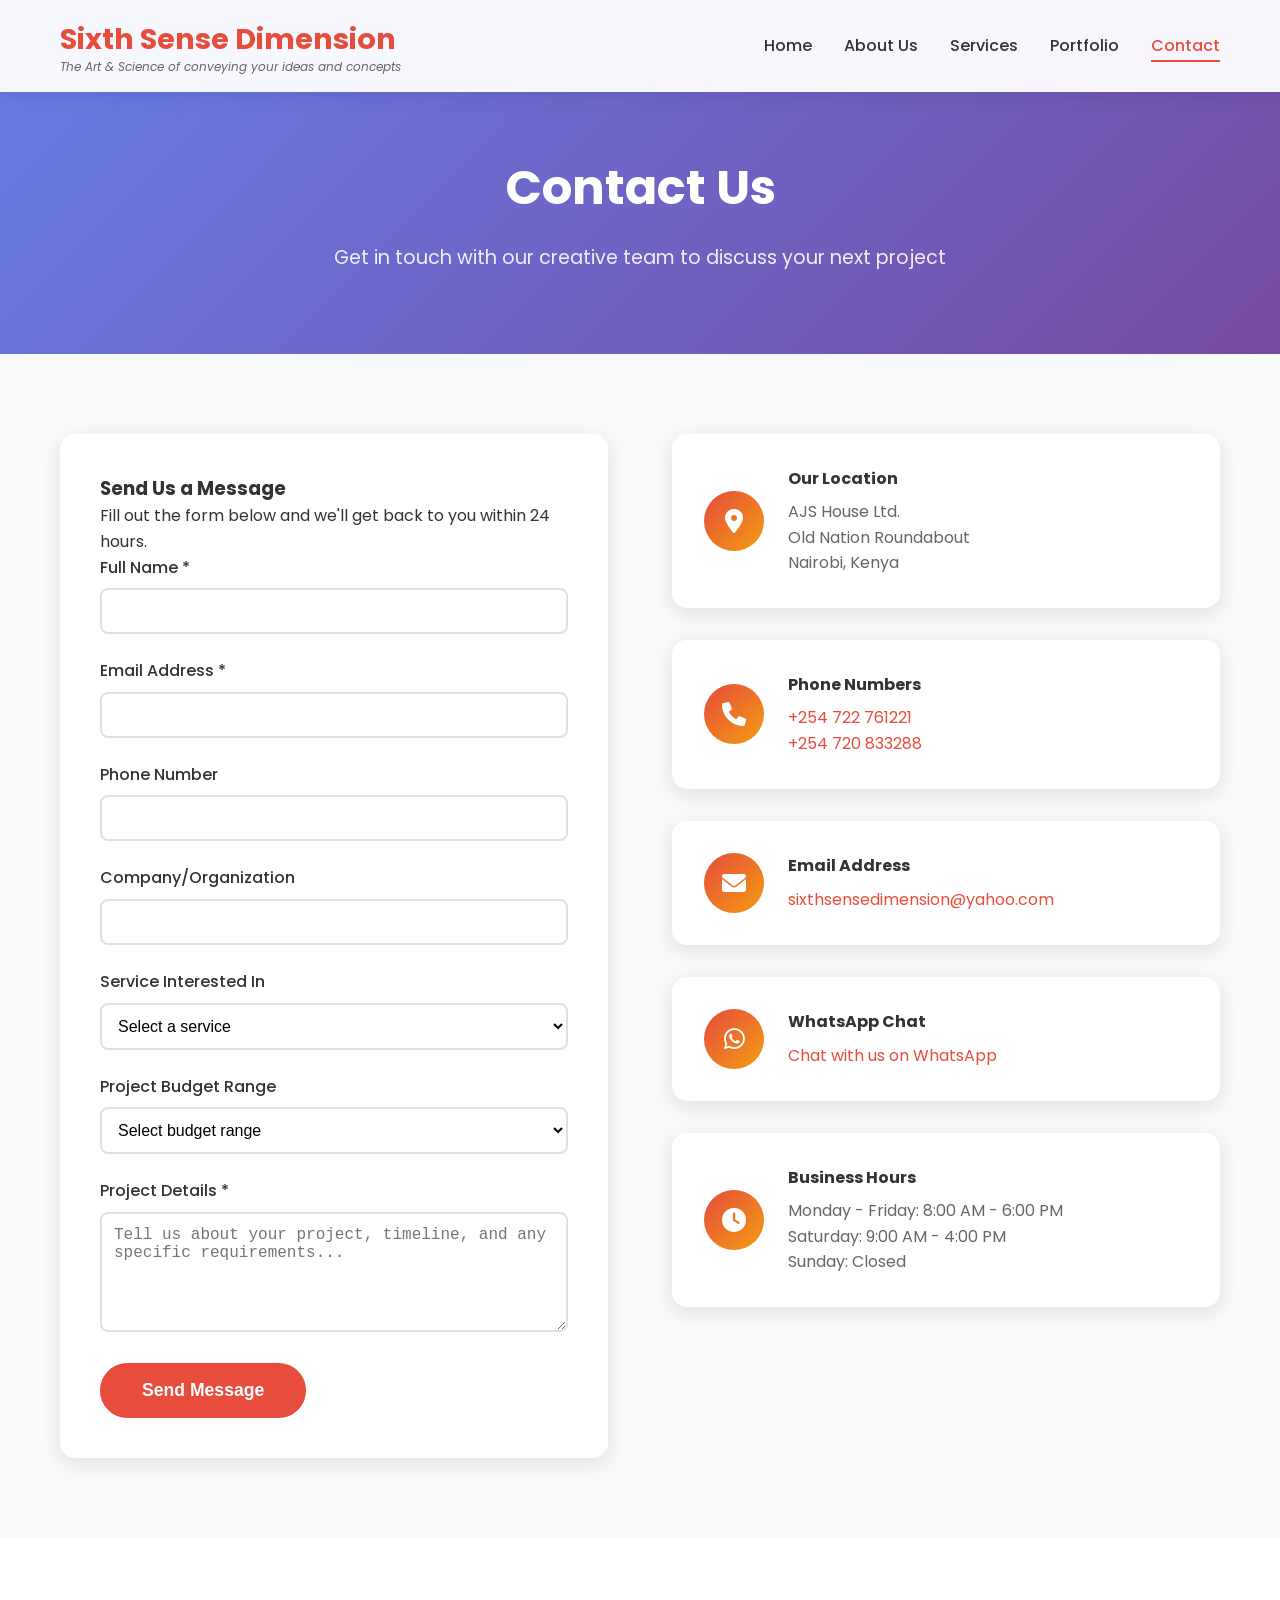
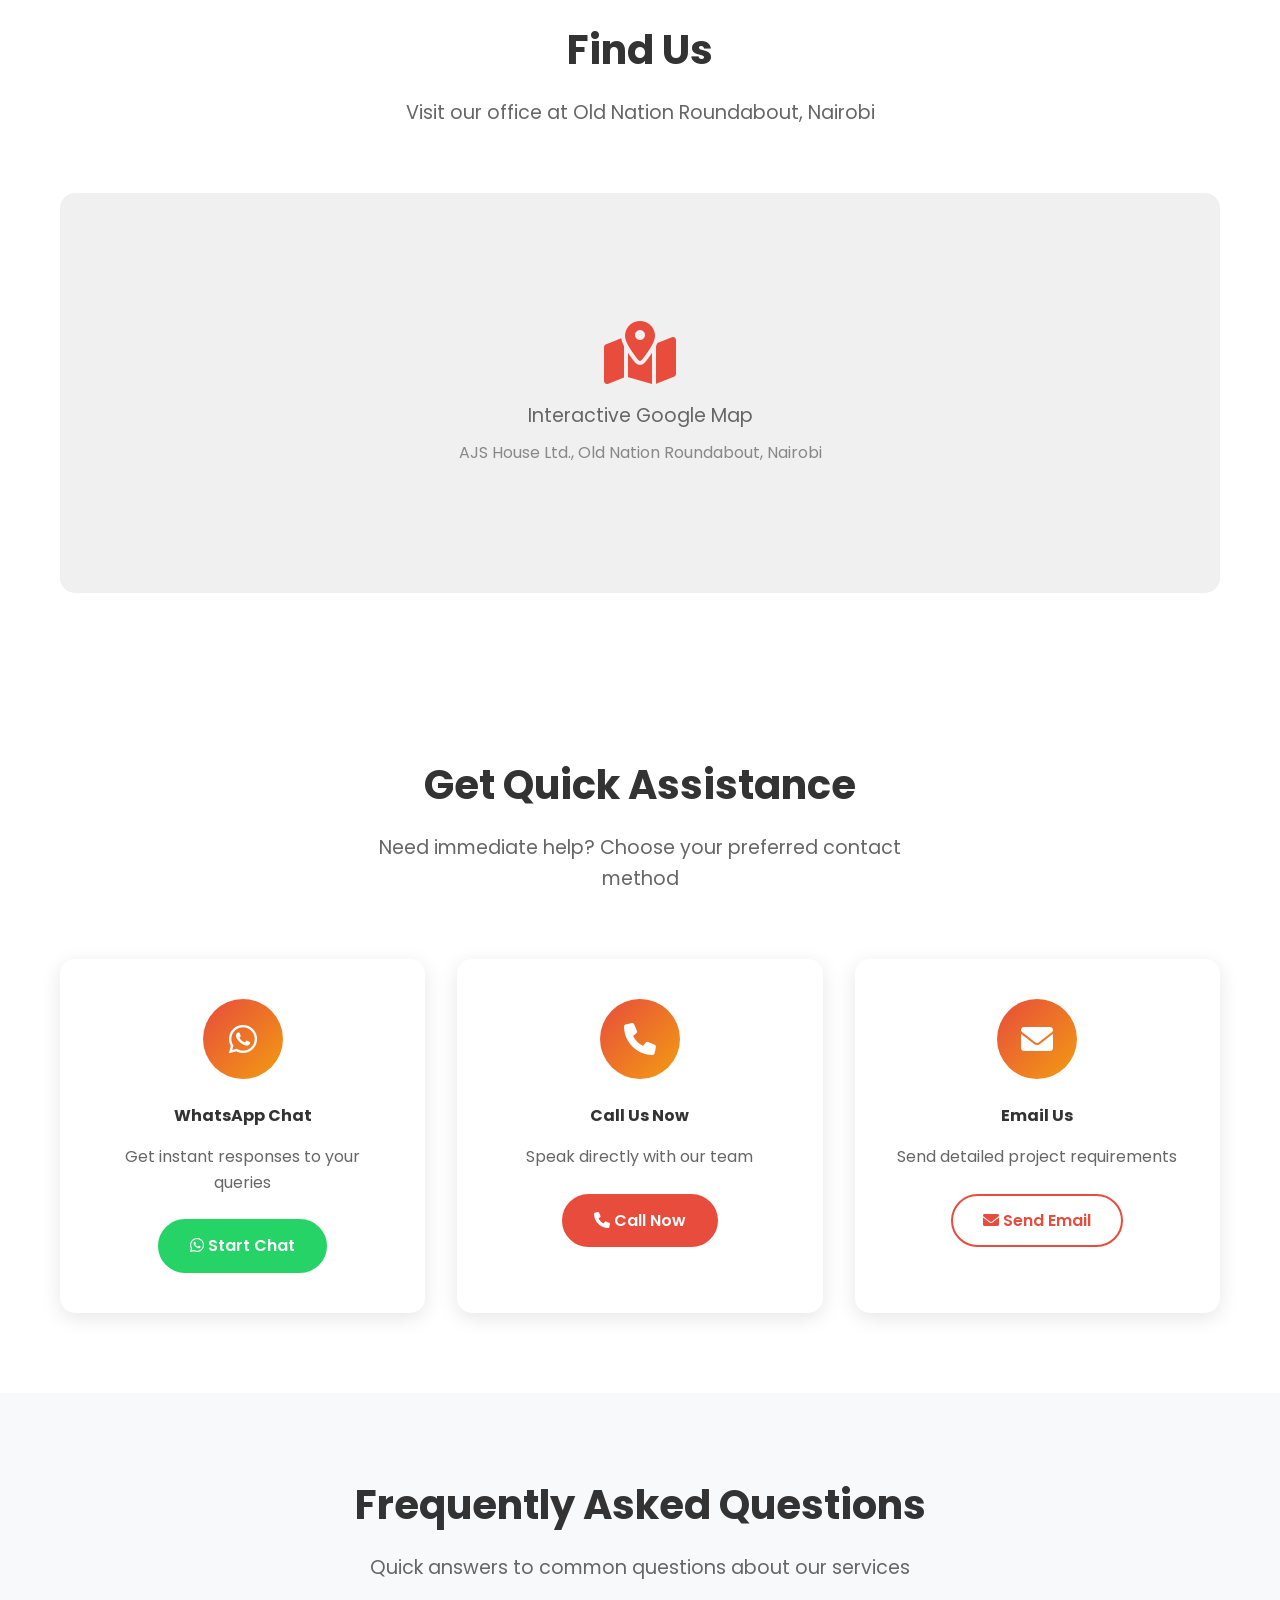
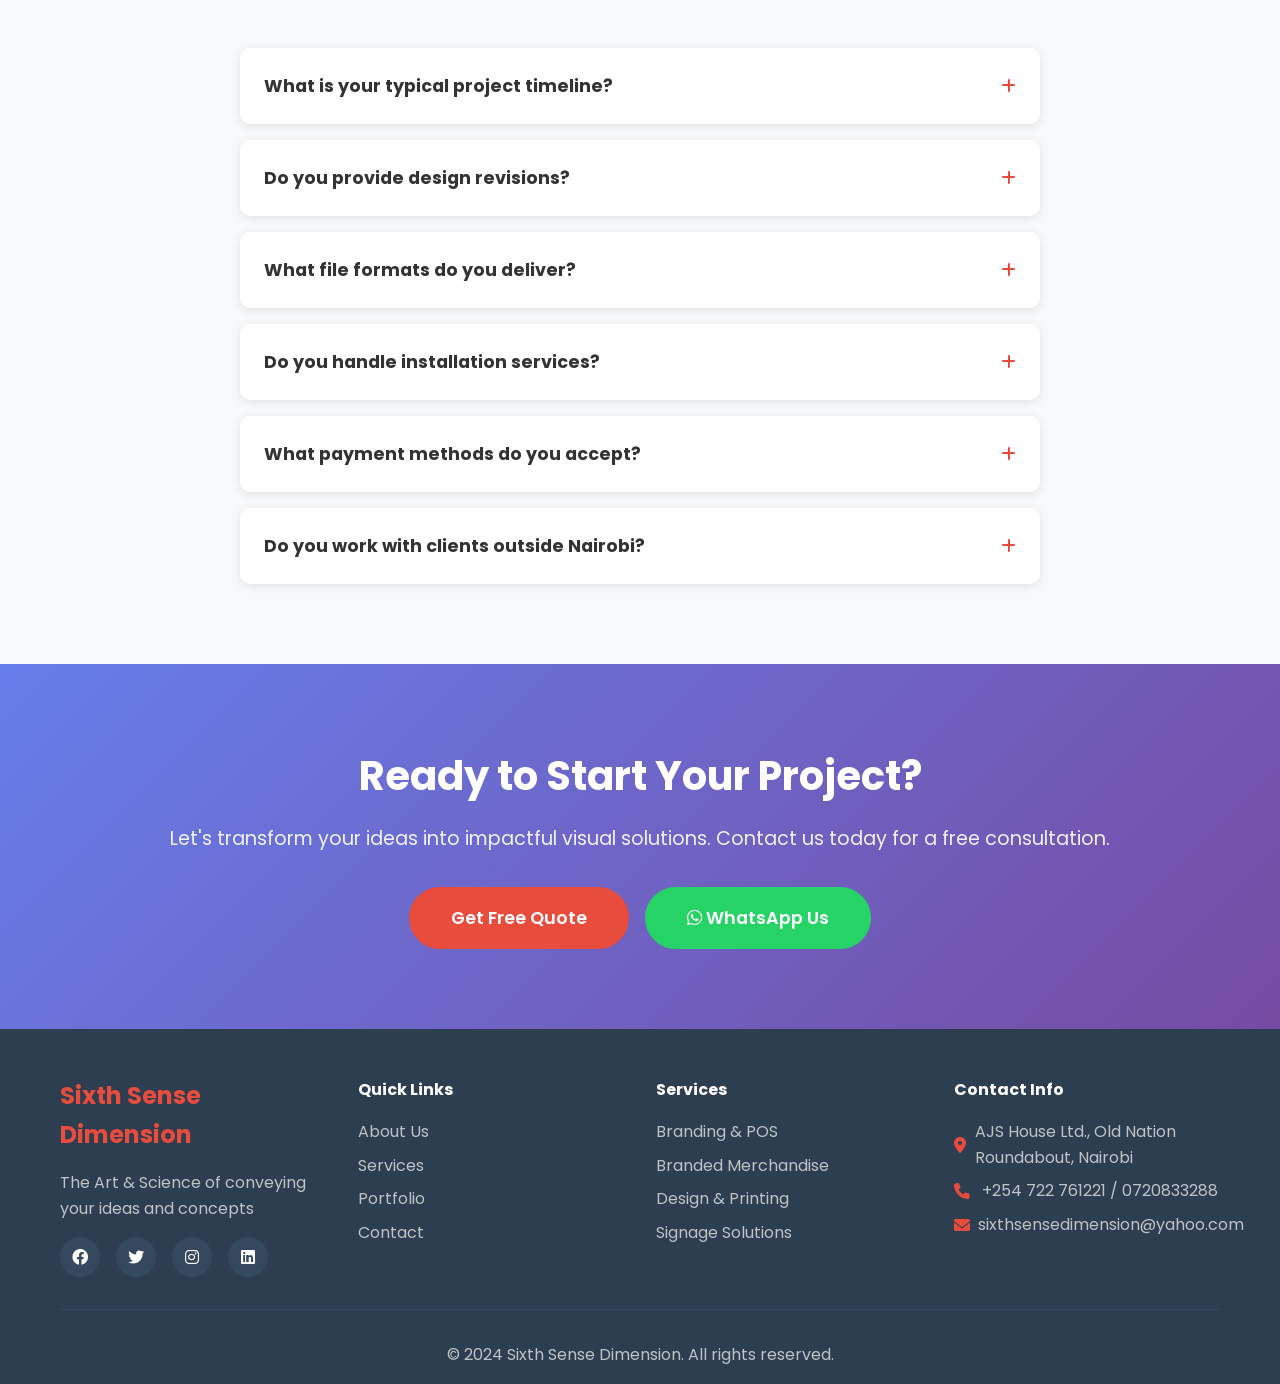
<file: contact.html>
<!DOCTYPE html>
<html lang="en">
<head>
    <meta charset="UTF-8">
    <meta name="viewport" content="width=device-width, initial-scale=1.0">
    <title>Contact Us - Sixth Sense Dimension</title>
    <link rel="stylesheet" href="styles.css">
    <link href="https://cdnjs.cloudflare.com/ajax/libs/font-awesome/6.0.0/css/all.min.css" rel="stylesheet">
    <link href="https://fonts.googleapis.com/css2?family=Poppins:wght@300;400;500;600;700&display=swap" rel="stylesheet">
</head>
<body>
    <!-- Header -->
    <header class="header">
        <nav class="navbar">
            <div class="nav-container">
                <div class="logo">
                    <h2>Sixth Sense Dimension</h2>
                    <p class="tagline">The Art & Science of conveying your ideas and concepts</p>
                </div>
                <ul class="nav-menu">
                    <li><a href="index.html" class="nav-link">Home</a></li>
                    <li><a href="about.html" class="nav-link">About Us</a></li>
                    <li><a href="services.html" class="nav-link">Services</a></li>
                    <li><a href="portfolio.html" class="nav-link">Portfolio</a></li>
                    <li><a href="contact.html" class="nav-link active">Contact</a></li>
                </ul>
                <div class="hamburger">
                    <span class="bar"></span>
                    <span class="bar"></span>
                    <span class="bar"></span>
                </div>
            </div>
        </nav>
    </header>

    <!-- Page Header -->
    <section class="page-hero">
        <div class="container">
            <h1>Contact Us</h1>
            <p>Get in touch with our creative team to discuss your next project</p>
        </div>
    </section>

    <!-- Contact Information -->
    <section class="contact-info-section">
        <div class="container">
            <div class="contact-grid">
                <!-- Contact Form -->
                <div class="contact-form">
                    <h3>Send Us a Message</h3>
                    <p>Fill out the form below and we'll get back to you within 24 hours.</p>
                    <form id="contactForm">
                        <div class="form-group">
                            <label for="name">Full Name *</label>
                            <input type="text" id="name" name="name" required>
                        </div>
                        <div class="form-group">
                            <label for="email">Email Address *</label>
                            <input type="email" id="email" name="email" required>
                        </div>
                        <div class="form-group">
                            <label for="phone">Phone Number</label>
                            <input type="tel" id="phone" name="phone">
                        </div>
                        <div class="form-group">
                            <label for="company">Company/Organization</label>
                            <input type="text" id="company" name="company">
                        </div>
                        <div class="form-group">
                            <label for="service">Service Interested In</label>
                            <select id="service" name="service">
                                <option value="">Select a service</option>
                                <option value="branding">Branding & Point of Sale</option>
                                <option value="merchandise">Branded Merchandise</option>
                                <option value="printing">Design & Printing</option>
                                <option value="signage">Signage Solutions</option>
                                <option value="exhibition">Exhibition & Booths</option>
                                <option value="consultation">General Consultation</option>
                            </select>
                        </div>
                        <div class="form-group">
                            <label for="budget">Project Budget Range</label>
                            <select id="budget" name="budget">
                                <option value="">Select budget range</option>
                                <option value="under-50k">Under KSh 50,000</option>
                                <option value="50k-100k">KSh 50,000 - 100,000</option>
                                <option value="100k-250k">KSh 100,000 - 250,000</option>
                                <option value="250k-500k">KSh 250,000 - 500,000</option>
                                <option value="over-500k">Over KSh 500,000</option>
                            </select>
                        </div>
                        <div class="form-group">
                            <label for="message">Project Details *</label>
                            <textarea id="message" name="message" placeholder="Tell us about your project, timeline, and any specific requirements..." required></textarea>
                        </div>
                        <button type="submit" class="btn btn-primary btn-large">Send Message</button>
                    </form>
                </div>

                <!-- Contact Details -->
                <div class="contact-details">
                    <div class="contact-card">
                        <div class="contact-icon">
                            <i class="fas fa-map-marker-alt"></i>
                        </div>
                        <div class="contact-info-text">
                            <h4>Our Location</h4>
                            <p>AJS House Ltd.<br>Old Nation Roundabout<br>Nairobi, Kenya</p>
                        </div>
                    </div>

                    <div class="contact-card">
                        <div class="contact-icon">
                            <i class="fas fa-phone"></i>
                        </div>
                        <div class="contact-info-text">
                            <h4>Phone Numbers</h4>
                            <p><a href="tel:+254722761221">+254 722 761221</a><br>
                               <a href="tel:+254720833288">+254 720 833288</a></p>
                        </div>
                    </div>

                    <div class="contact-card">
                        <div class="contact-icon">
                            <i class="fas fa-envelope"></i>
                        </div>
                        <div class="contact-info-text">
                            <h4>Email Address</h4>
                            <p><a href="mailto:sixthsensedimension@yahoo.com">sixthsensedimension@yahoo.com</a></p>
                        </div>
                    </div>

                    <div class="contact-card">
                        <div class="contact-icon">
                            <i class="fab fa-whatsapp"></i>
                        </div>
                        <div class="contact-info-text">
                            <h4>WhatsApp Chat</h4>
                            <p><a href="https://wa.me/254722761221" target="_blank">Chat with us on WhatsApp</a></p>
                        </div>
                    </div>

                    <div class="contact-card">
                        <div class="contact-icon">
                            <i class="fas fa-clock"></i>
                        </div>
                        <div class="contact-info-text">
                            <h4>Business Hours</h4>
                            <p>Monday - Friday: 8:00 AM - 6:00 PM<br>
                               Saturday: 9:00 AM - 4:00 PM<br>
                               Sunday: Closed</p>
                        </div>
                    </div>
                </div>
            </div>
        </div>
    </section>

    <!-- Map Section -->
    <section class="map-section">
        <div class="container">
            <div class="section-header">
                <h2>Find Us</h2>
                <p>Visit our office at Old Nation Roundabout, Nairobi</p>
            </div>
            <div class="map-container">
                <div class="map-placeholder">
                    <i class="fas fa-map-marked-alt"></i>
                    <p>Interactive Google Map</p>
                    <small>AJS House Ltd., Old Nation Roundabout, Nairobi</small>
                </div>
            </div>
        </div>
    </section>

    <!-- Quick Contact Options -->
    <section class="quick-contact">
        <div class="container">
            <div class="section-header">
                <h2>Get Quick Assistance</h2>
                <p>Need immediate help? Choose your preferred contact method</p>
            </div>
            <div class="quick-contact-options">
                <div class="quick-option">
                    <div class="option-icon">
                        <i class="fab fa-whatsapp"></i>
                    </div>
                    <h4>WhatsApp Chat</h4>
                    <p>Get instant responses to your queries</p>
                    <a href="https://wa.me/254722761221" class="btn btn-whatsapp" target="_blank">
                        <i class="fab fa-whatsapp"></i> Start Chat
                    </a>
                </div>
                <div class="quick-option">
                    <div class="option-icon">
                        <i class="fas fa-phone"></i>
                    </div>
                    <h4>Call Us Now</h4>
                    <p>Speak directly with our team</p>
                    <a href="tel:+254722761221" class="btn btn-primary">
                        <i class="fas fa-phone"></i> Call Now
                    </a>
                </div>
                <div class="quick-option">
                    <div class="option-icon">
                        <i class="fas fa-envelope"></i>
                    </div>
                    <h4>Email Us</h4>
                    <p>Send detailed project requirements</p>
                    <a href="mailto:sixthsensedimension@yahoo.com" class="btn btn-outline">
                        <i class="fas fa-envelope"></i> Send Email
                    </a>
                </div>
            </div>
        </div>
    </section>

    <!-- FAQ Section -->
    <section class="faq-section">
        <div class="container">
            <div class="section-header">
                <h2>Frequently Asked Questions</h2>
                <p>Quick answers to common questions about our services</p>
            </div>
            <div class="faq-grid">
                <div class="faq-item">
                    <div class="faq-question">
                        <h4>What is your typical project timeline?</h4>
                        <i class="fas fa-plus"></i>
                    </div>
                    <div class="faq-answer">
                        <p>Project timelines vary depending on complexity and scope. Simple designs typically take 3-5 business days, while complex branding projects may take 2-3 weeks. We'll provide a detailed timeline during our initial consultation.</p>
                    </div>
                </div>
                <div class="faq-item">
                    <div class="faq-question">
                        <h4>Do you provide design revisions?</h4>
                        <i class="fas fa-plus"></i>
                    </div>
                    <div class="faq-answer">
                        <p>Yes, we include up to 3 rounds of revisions in our standard packages to ensure the final design meets your expectations. Additional revisions can be accommodated if needed.</p>
                    </div>
                </div>
                <div class="faq-item">
                    <div class="faq-question">
                        <h4>What file formats do you deliver?</h4>
                        <i class="fas fa-plus"></i>
                    </div>
                    <div class="faq-answer">
                        <p>We provide designs in various formats including AI, EPS, PDF, PNG, and JPG. For print projects, we ensure high-resolution files suitable for professional printing.</p>
                    </div>
                </div>
                <div class="faq-item">
                    <div class="faq-question">
                        <h4>Do you handle installation services?</h4>
                        <i class="fas fa-plus"></i>
                    </div>
                    <div class="faq-answer">
                        <p>Yes, we provide complete installation services for signage, vehicle wraps, and exhibition setups. Our experienced team ensures professional installation and quality results.</p>
                    </div>
                </div>
                <div class="faq-item">
                    <div class="faq-question">
                        <h4>What payment methods do you accept?</h4>
                        <i class="fas fa-plus"></i>
                    </div>
                    <div class="faq-answer">
                        <p>We accept bank transfers, mobile money (M-Pesa), cash payments, and checks. We typically require 50% deposit to begin work, with the balance due upon completion.</p>
                    </div>
                </div>
                <div class="faq-item">
                    <div class="faq-question">
                        <h4>Do you work with clients outside Nairobi?</h4>
                        <i class="fas fa-plus"></i>
                    </div>
                    <div class="faq-answer">
                        <p>Absolutely! We serve clients throughout Kenya and can arrange delivery or installation services. We also work remotely for design-only projects with clients worldwide.</p>
                    </div>
                </div>
            </div>
        </div>
    </section>

    <!-- Call to Action -->
    <section class="cta-section">
        <div class="container">
            <div class="cta-content">
                <h2>Ready to Start Your Project?</h2>
                <p>Let's transform your ideas into impactful visual solutions. Contact us today for a free consultation.</p>
                <div class="cta-buttons">
                    <a href="#contactForm" class="btn btn-primary btn-large">Get Free Quote</a>
                    <a href="https://wa.me/254722761221" class="btn btn-whatsapp btn-large" target="_blank">
                        <i class="fab fa-whatsapp"></i> WhatsApp Us
                    </a>
                </div>
            </div>
        </div>
    </section>

    <!-- Footer -->
    <footer class="footer">
        <div class="container">
            <div class="footer-content">
                <div class="footer-section">
                    <h3>Sixth Sense Dimension</h3>
                    <p>The Art & Science of conveying your ideas and concepts</p>
                    <div class="social-links">
                        <a href="#"><i class="fab fa-facebook"></i></a>
                        <a href="#"><i class="fab fa-twitter"></i></a>
                        <a href="#"><i class="fab fa-instagram"></i></a>
                        <a href="#"><i class="fab fa-linkedin"></i></a>
                    </div>
                </div>
                <div class="footer-section">
                    <h4>Quick Links</h4>
                    <ul>
                        <li><a href="about.html">About Us</a></li>
                        <li><a href="services.html">Services</a></li>
                        <li><a href="portfolio.html">Portfolio</a></li>
                        <li><a href="contact.html">Contact</a></li>
                    </ul>
                </div>
                <div class="footer-section">
                    <h4>Services</h4>
                    <ul>
                        <li><a href="services.html#branding">Branding & POS</a></li>
                        <li><a href="services.html#merchandise">Branded Merchandise</a></li>
                        <li><a href="services.html#printing">Design & Printing</a></li>
                        <li><a href="services.html#signage">Signage Solutions</a></li>
                    </ul>
                </div>
                <div class="footer-section">
                    <h4>Contact Info</h4>
                    <div class="contact-info">
                        <p><i class="fas fa-map-marker-alt"></i> AJS House Ltd., Old Nation Roundabout, Nairobi</p>
                        <p><i class="fas fa-phone"></i> +254 722 761221 / 0720833288</p>
                        <p><i class="fas fa-envelope"></i> sixthsensedimension@yahoo.com</p>
                    </div>
                </div>
            </div>
            <div class="footer-bottom">
                <p>&copy; 2024 Sixth Sense Dimension. All rights reserved.</p>
            </div>
        </div>
    </footer>

    <script src="script.js"></script>
    <script>
        // FAQ Accordion functionality
        document.addEventListener('DOMContentLoaded', function() {
            const faqItems = document.querySelectorAll('.faq-item');

            faqItems.forEach(item => {
                const question = item.querySelector('.faq-question');
                const answer = item.querySelector('.faq-answer');
                const icon = question.querySelector('i');

                question.addEventListener('click', function() {
                    const isActive = item.classList.contains('active');

                    // Close all FAQ items
                    faqItems.forEach(faq => {
                        faq.classList.remove('active');
                        faq.querySelector('.faq-answer').style.maxHeight = '0';
                        faq.querySelector('.faq-question i').style.transform = 'rotate(0deg)';
                    });

                    // Open clicked item if it wasn't active
                    if (!isActive) {
                        item.classList.add('active');
                        answer.style.maxHeight = answer.scrollHeight + 'px';
                        icon.style.transform = 'rotate(45deg)';
                    }
                });
            });

            // Form submission
            const contactForm = document.getElementById('contactForm');
            if (contactForm) {
                contactForm.addEventListener('submit', function(e) {
                    e.preventDefault();
                    
                    // Get form data
                    const formData = new FormData(this);
                    const name = formData.get('name');
                    const email = formData.get('email');
                    const message = formData.get('message');
                    
                    // Basic validation
                    if (!name || !email || !message) {
                        alert('Please fill in all required fields.');
                        return;
                    }
                    
                    // Show success message
                    alert('Thank you for your message! We will get back to you within 24 hours.');
                    
                    // Reset form
                    this.reset();
                });
            }

            // Smooth scroll for anchor links
            document.querySelectorAll('a[href^="#"]').forEach(anchor => {
                anchor.addEventListener('click', function (e) {
                    e.preventDefault();
                    const target = document.querySelector(this.getAttribute('href'));
                    if (target) {
                        target.scrollIntoView({
                            behavior: 'smooth',
                            block: 'start'
                        });
                    }
                });
            });
        });
    </script>
</body>
</html>
</file>
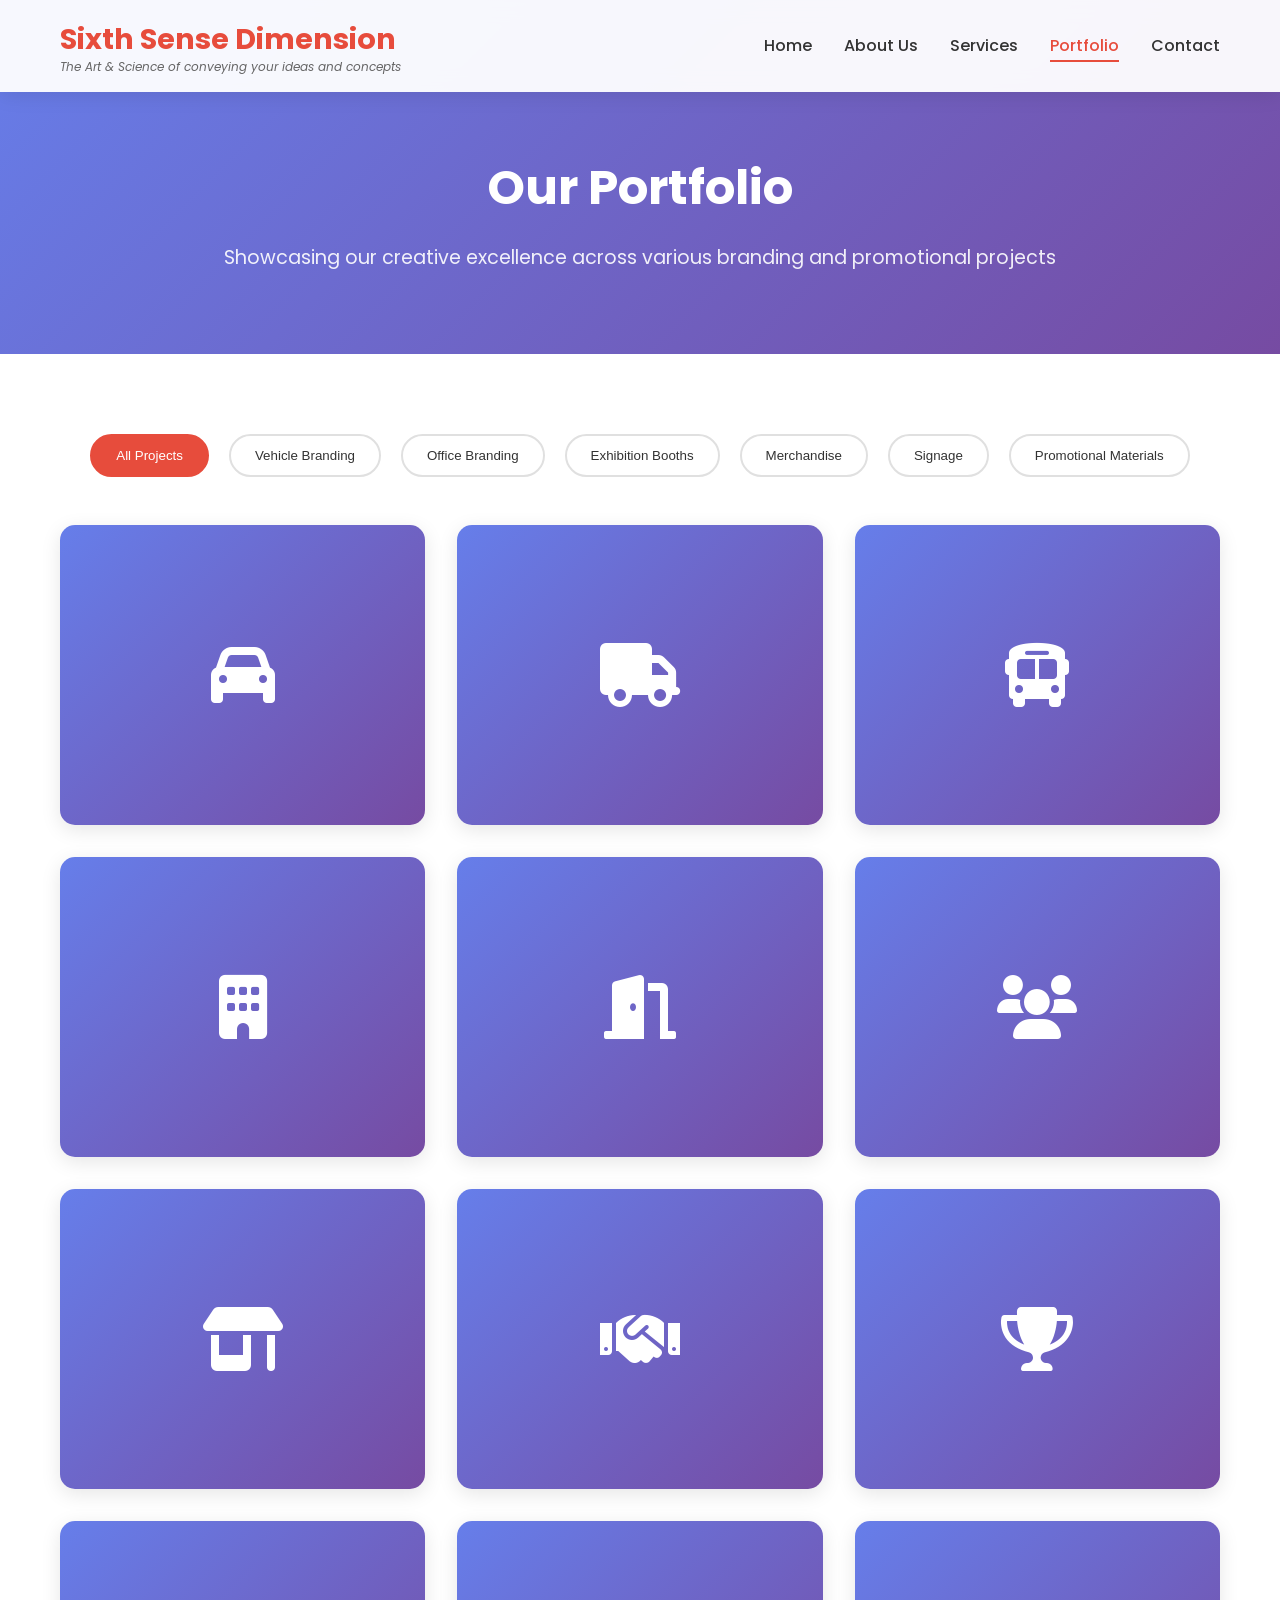
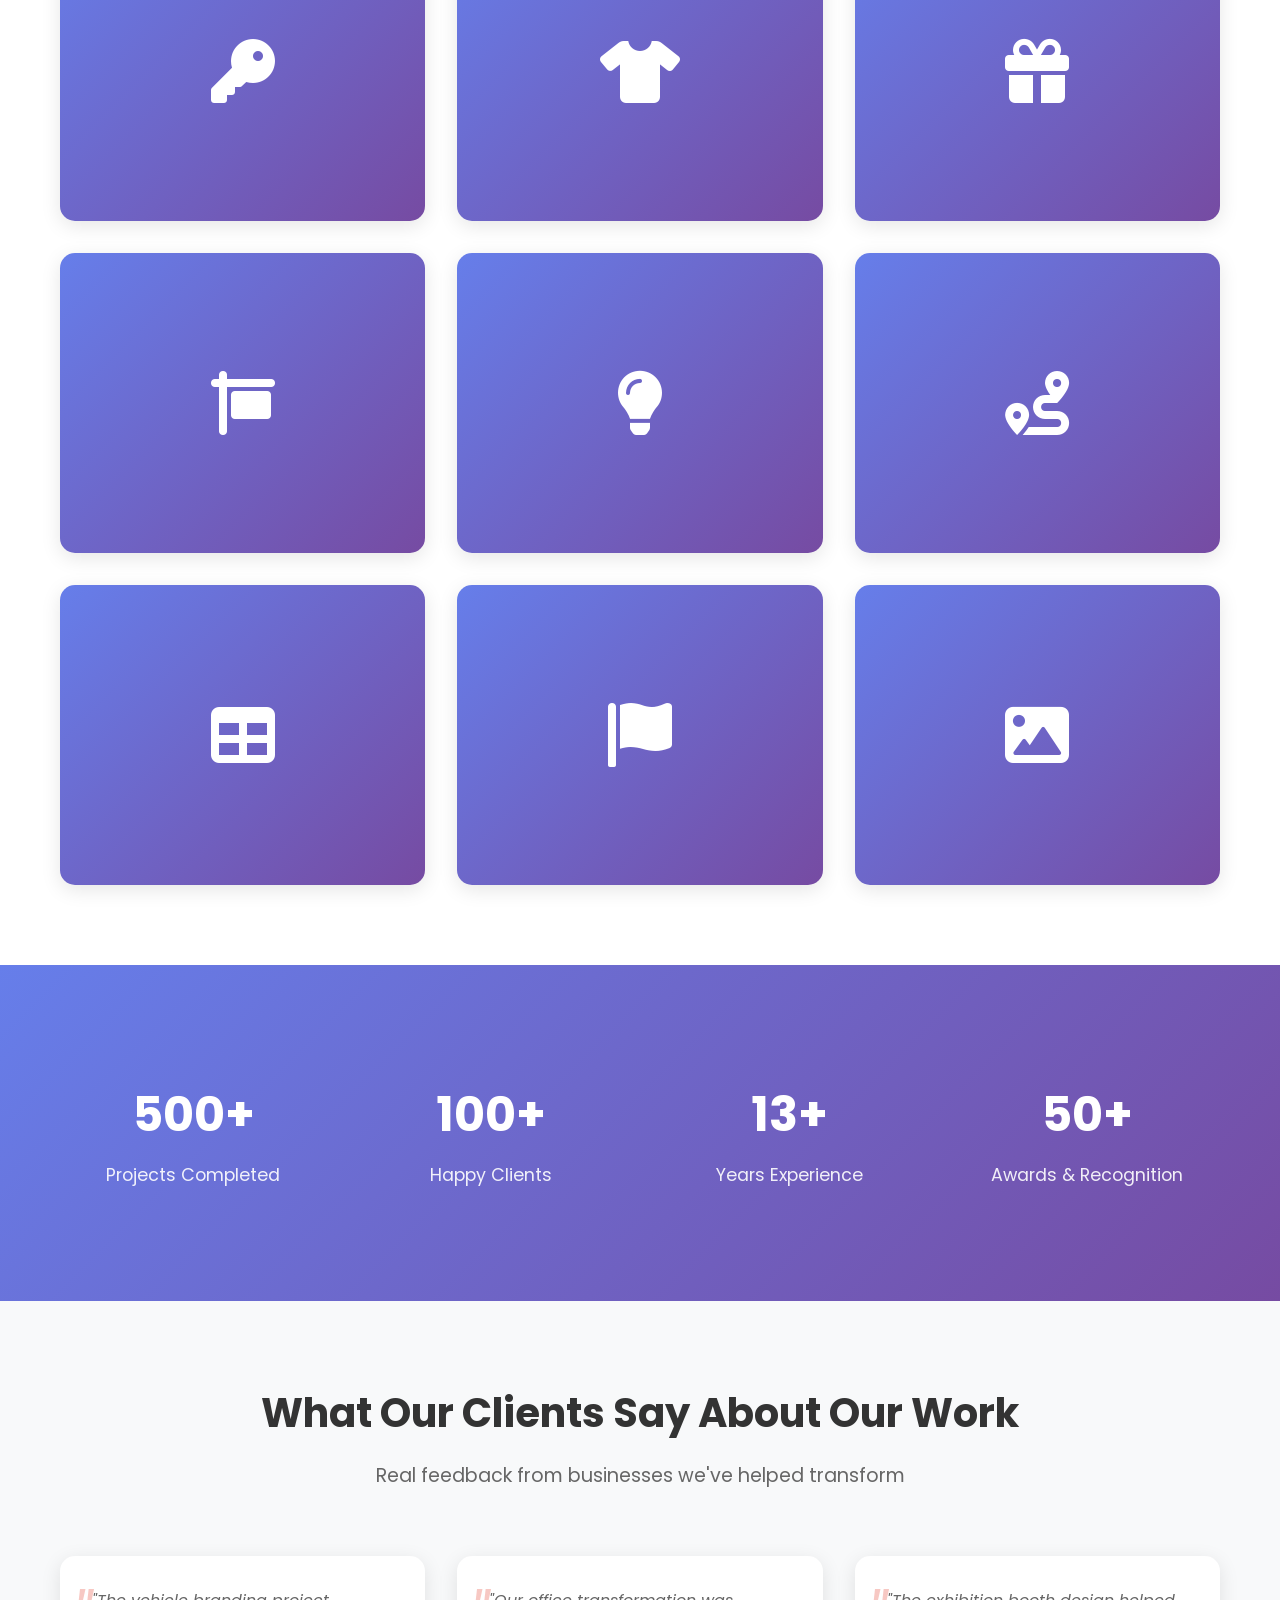
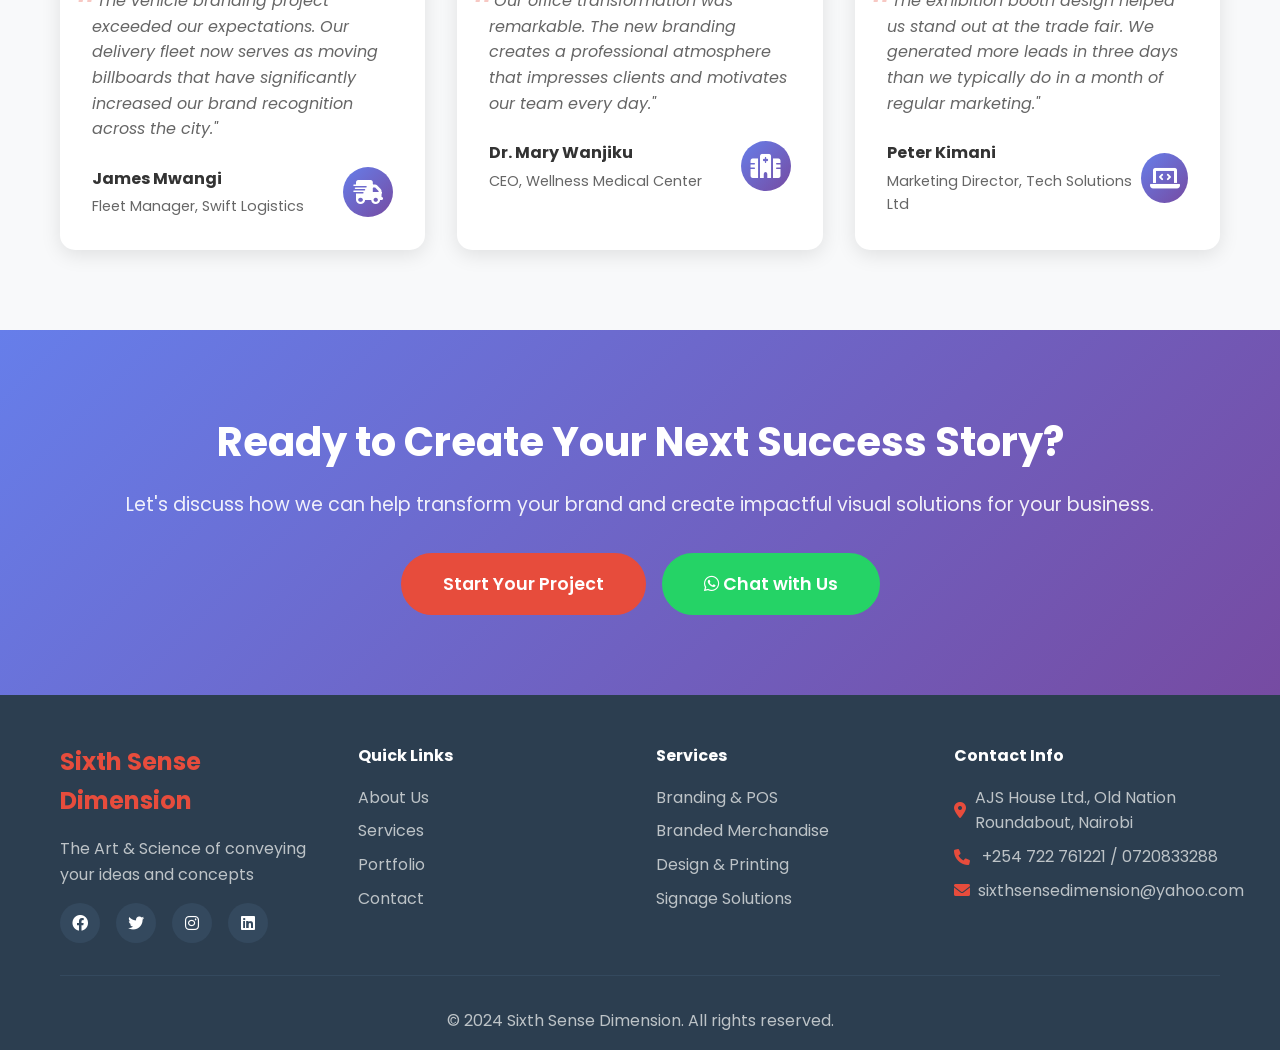
<file: portfolio.html>
<!DOCTYPE html>
<html lang="en">
<head>
    <meta charset="UTF-8">
    <meta name="viewport" content="width=device-width, initial-scale=1.0">
    <title>Portfolio - Sixth Sense Dimension</title>
    <link rel="stylesheet" href="styles.css">
    <link href="https://cdnjs.cloudflare.com/ajax/libs/font-awesome/6.0.0/css/all.min.css" rel="stylesheet">
    <link href="https://fonts.googleapis.com/css2?family=Poppins:wght@300;400;500;600;700&display=swap" rel="stylesheet">
</head>
<body>
    <!-- Header -->
    <header class="header">
        <nav class="navbar">
            <div class="nav-container">
                <div class="logo">
                    <h2>Sixth Sense Dimension</h2>
                    <p class="tagline">The Art & Science of conveying your ideas and concepts</p>
                </div>
                <ul class="nav-menu">
                    <li><a href="index.html" class="nav-link">Home</a></li>
                    <li><a href="about.html" class="nav-link">About Us</a></li>
                    <li><a href="services.html" class="nav-link">Services</a></li>
                    <li><a href="portfolio.html" class="nav-link active">Portfolio</a></li>
                    <li><a href="contact.html" class="nav-link">Contact</a></li>
                </ul>
                <div class="hamburger">
                    <span class="bar"></span>
                    <span class="bar"></span>
                    <span class="bar"></span>
                </div>
            </div>
        </nav>
    </header>

    <!-- Page Header -->
    <section class="page-hero">
        <div class="container">
            <h1>Our Portfolio</h1>
            <p>Showcasing our creative excellence across various branding and promotional projects</p>
        </div>
    </section>

    <!-- Portfolio Filters -->
    <section class="portfolio-section">
        <div class="container">
            <div class="portfolio-filters">
                <button class="filter-btn active" data-filter="all">All Projects</button>
                <button class="filter-btn" data-filter="vehicle">Vehicle Branding</button>
                <button class="filter-btn" data-filter="office">Office Branding</button>
                <button class="filter-btn" data-filter="exhibition">Exhibition Booths</button>
                <button class="filter-btn" data-filter="merchandise">Merchandise</button>
                <button class="filter-btn" data-filter="signage">Signage</button>
                <button class="filter-btn" data-filter="promotional">Promotional Materials</button>
            </div>

            <!-- Portfolio Grid -->
            <div class="portfolio-grid">
                <!-- Vehicle Branding Projects -->
                <div class="portfolio-item" data-category="vehicle">
                    <div class="portfolio-image">
                        <div class="image-placeholder">
                            <i class="fas fa-car"></i>
                        </div>
                        <div class="portfolio-overlay">
                            <h4>Fleet Branding Project</h4>
                            <p>Complete vehicle wrap design for a logistics company featuring bold graphics and contact information.</p>
                        </div>
                    </div>
                </div>

                <div class="portfolio-item" data-category="vehicle">
                    <div class="portfolio-image">
                        <div class="image-placeholder">
                            <i class="fas fa-truck"></i>
                        </div>
                        <div class="portfolio-overlay">
                            <h4>Delivery Van Graphics</h4>
                            <p>Eye-catching delivery van branding that transforms vehicles into mobile advertisements.</p>
                        </div>
                    </div>
                </div>

                <div class="portfolio-item" data-category="vehicle">
                    <div class="portfolio-image">
                        <div class="image-placeholder">
                            <i class="fas fa-bus"></i>
                        </div>
                        <div class="portfolio-overlay">
                            <h4>Public Transport Branding</h4>
                            <p>Large-scale vehicle branding for public transportation with high-visibility design elements.</p>
                        </div>
                    </div>
                </div>

                <!-- Office Branding Projects -->
                <div class="portfolio-item" data-category="office">
                    <div class="portfolio-image">
                        <div class="image-placeholder">
                            <i class="fas fa-building"></i>
                        </div>
                        <div class="portfolio-overlay">
                            <h4>Corporate Office Makeover</h4>
                            <p>Complete office branding transformation including reception area, conference rooms, and wayfinding.</p>
                        </div>
                    </div>
                </div>

                <div class="portfolio-item" data-category="office">
                    <div class="portfolio-image">
                        <div class="image-placeholder">
                            <i class="fas fa-door-open"></i>
                        </div>
                        <div class="portfolio-overlay">
                            <h4>Reception Area Design</h4>
                            <p>Modern reception area branding with illuminated logo and professional signage systems.</p>
                        </div>
                    </div>
                </div>

                <div class="portfolio-item" data-category="office">
                    <div class="portfolio-image">
                        <div class="image-placeholder">
                            <i class="fas fa-users"></i>
                        </div>
                        <div class="portfolio-overlay">
                            <h4>Conference Room Graphics</h4>
                            <p>Inspiring wall graphics and branding elements for corporate meeting spaces.</p>
                        </div>
                    </div>
                </div>

                <!-- Exhibition Booth Projects -->
                <div class="portfolio-item" data-category="exhibition">
                    <div class="portfolio-image">
                        <div class="image-placeholder">
                            <i class="fas fa-store-alt"></i>
                        </div>
                        <div class="portfolio-overlay">
                            <h4>Trade Show Booth Design</h4>
                            <p>Custom exhibition booth with interactive elements and eye-catching displays for maximum visitor engagement.</p>
                        </div>
                    </div>
                </div>

                <div class="portfolio-item" data-category="exhibition">
                    <div class="portfolio-image">
                        <div class="image-placeholder">
                            <i class="fas fa-handshake"></i>
                        </div>
                        <div class="portfolio-overlay">
                            <h4>Corporate Event Setup</h4>
                            <p>Professional event branding and booth setup for corporate conferences and networking events.</p>
                        </div>
                    </div>
                </div>

                <div class="portfolio-item" data-category="exhibition">
                    <div class="portfolio-image">
                        <div class="image-placeholder">
                            <i class="fas fa-trophy"></i>
                        </div>
                        <div class="portfolio-overlay">
                            <h4>Award Ceremony Backdrop</h4>
                            <p>Elegant backdrop design and setup for corporate award ceremonies and special events.</p>
                        </div>
                    </div>
                </div>

                <!-- Merchandise Projects -->
                <div class="portfolio-item" data-category="merchandise">
                    <div class="portfolio-image">
                        <div class="image-placeholder">
                            <i class="fas fa-key"></i>
                        </div>
                        <div class="portfolio-overlay">
                            <h4>PVC Keyring Collection</h4>
                            <p>Custom-designed PVC keyrings featuring client logos and brand colors for promotional campaigns.</p>
                        </div>
                    </div>
                </div>

                <div class="portfolio-item" data-category="merchandise">
                    <div class="portfolio-image">
                        <div class="image-placeholder">
                            <i class="fas fa-tshirt"></i>
                        </div>
                        <div class="portfolio-overlay">
                            <h4>Corporate Apparel Line</h4>
                            <p>Embroidered uniforms and branded apparel for staff identification and corporate events.</p>
                        </div>
                    </div>
                </div>

                <div class="portfolio-item" data-category="merchandise">
                    <div class="portfolio-image">
                        <div class="image-placeholder">
                            <i class="fas fa-gift"></i>
                        </div>
                        <div class="portfolio-overlay">
                            <h4>Promotional Gift Set</h4>
                            <p>Comprehensive promotional package including pens, notebooks, and branded accessories.</p>
                        </div>
                    </div>
                </div>

                <!-- Signage Projects -->
                <div class="portfolio-item" data-category="signage">
                    <div class="portfolio-image">
                        <div class="image-placeholder">
                            <i class="fas fa-sign"></i>
                        </div>
                        <div class="portfolio-overlay">
                            <h4>Outdoor Business Signage</h4>
                            <p>Weather-resistant outdoor signage with LED illumination for 24/7 brand visibility.</p>
                        </div>
                    </div>
                </div>

                <div class="portfolio-item" data-category="signage">
                    <div class="portfolio-image">
                        <div class="image-placeholder">
                            <i class="fas fa-lightbulb"></i>
                        </div>
                        <div class="portfolio-overlay">
                            <h4>Illuminated Lightbox</h4>
                            <p>Custom lightbox design with energy-efficient LED lighting for retail and commercial spaces.</p>
                        </div>
                    </div>
                </div>

                <div class="portfolio-item" data-category="signage">
                    <div class="portfolio-image">
                        <div class="image-placeholder">
                            <i class="fas fa-route"></i>
                        </div>
                        <div class="portfolio-overlay">
                            <h4>Wayfinding System</h4>
                            <p>Comprehensive directional signage system for large commercial complex with clear navigation.</p>
                        </div>
                    </div>
                </div>

                <!-- Promotional Materials -->
                <div class="portfolio-item" data-category="promotional">
                    <div class="portfolio-image">
                        <div class="image-placeholder">
                            <i class="fas fa-table"></i>
                        </div>
                        <div class="portfolio-overlay">
                            <h4>Promotional Table Setup</h4>
                            <p>Portable promotional table with branded graphics and literature displays for marketing events.</p>
                        </div>
                    </div>
                </div>

                <div class="portfolio-item" data-category="promotional">
                    <div class="portfolio-image">
                        <div class="image-placeholder">
                            <i class="fas fa-flag"></i>
                        </div>
                        <div class="portfolio-overlay">
                            <h4>Flying Banner Campaign</h4>
                            <p>Series of flying banners and flags for outdoor promotional campaigns and events.</p>
                        </div>
                    </div>
                </div>

                <div class="portfolio-item" data-category="promotional">
                    <div class="portfolio-image">
                        <div class="image-placeholder">
                            <i class="fas fa-image"></i>
                        </div>
                        <div class="portfolio-overlay">
                            <h4>Poster Campaign Series</h4>
                            <p>High-impact poster series for product launch campaign with consistent brand messaging.</p>
                        </div>
                    </div>
                </div>
            </div>
        </div>
    </section>

    <!-- Portfolio Stats -->
    <section class="portfolio-stats">
        <div class="container">
            <div class="stats-grid">
                <div class="stat-item">
                    <div class="stat-number">500+</div>
                    <div class="stat-label">Projects Completed</div>
                </div>
                <div class="stat-item">
                    <div class="stat-number">100+</div>
                    <div class="stat-label">Happy Clients</div>
                </div>
                <div class="stat-item">
                    <div class="stat-number">13+</div>
                    <div class="stat-label">Years Experience</div>
                </div>
                <div class="stat-item">
                    <div class="stat-number">50+</div>
                    <div class="stat-label">Awards & Recognition</div>
                </div>
            </div>
        </div>
    </section>

    <!-- Client Testimonials -->
    <section class="portfolio-testimonials">
        <div class="container">
            <div class="section-header">
                <h2>What Our Clients Say About Our Work</h2>
                <p>Real feedback from businesses we've helped transform</p>
            </div>
            <div class="testimonials-grid">
                <div class="testimonial-card">
                    <div class="testimonial-content">
                        <p>"The vehicle branding project exceeded our expectations. Our delivery fleet now serves as moving billboards that have significantly increased our brand recognition across the city."</p>
                    </div>
                    <div class="testimonial-author">
                        <div class="author-info">
                            <h4>James Mwangi</h4>
                            <p>Fleet Manager, Swift Logistics</p>
                        </div>
                        <div class="company-logo">
                            <i class="fas fa-shipping-fast"></i>
                        </div>
                    </div>
                </div>
                <div class="testimonial-card">
                    <div class="testimonial-content">
                        <p>"Our office transformation was remarkable. The new branding creates a professional atmosphere that impresses clients and motivates our team every day."</p>
                    </div>
                    <div class="testimonial-author">
                        <div class="author-info">
                            <h4>Dr. Mary Wanjiku</h4>
                            <p>CEO, Wellness Medical Center</p>
                        </div>
                        <div class="company-logo">
                            <i class="fas fa-hospital"></i>
                        </div>
                    </div>
                </div>
                <div class="testimonial-card">
                    <div class="testimonial-content">
                        <p>"The exhibition booth design helped us stand out at the trade fair. We generated more leads in three days than we typically do in a month of regular marketing."</p>
                    </div>
                    <div class="testimonial-author">
                        <div class="author-info">
                            <h4>Peter Kimani</h4>
                            <p>Marketing Director, Tech Solutions Ltd</p>
                        </div>
                        <div class="company-logo">
                            <i class="fas fa-laptop-code"></i>
                        </div>
                    </div>
                </div>
            </div>
        </div>
    </section>

    <!-- Call to Action -->
    <section class="cta-section">
        <div class="container">
            <div class="cta-content">
                <h2>Ready to Create Your Next Success Story?</h2>
                <p>Let's discuss how we can help transform your brand and create impactful visual solutions for your business.</p>
                <div class="cta-buttons">
                    <a href="contact.html" class="btn btn-primary btn-large">Start Your Project</a>
                    <a href="https://wa.me/254722761221" class="btn btn-whatsapp btn-large" target="_blank">
                        <i class="fab fa-whatsapp"></i> Chat with Us
                    </a>
                </div>
            </div>
        </div>
    </section>

    <!-- Footer -->
    <footer class="footer">
        <div class="container">
            <div class="footer-content">
                <div class="footer-section">
                    <h3>Sixth Sense Dimension</h3>
                    <p>The Art & Science of conveying your ideas and concepts</p>
                    <div class="social-links">
                        <a href="#"><i class="fab fa-facebook"></i></a>
                        <a href="#"><i class="fab fa-twitter"></i></a>
                        <a href="#"><i class="fab fa-instagram"></i></a>
                        <a href="#"><i class="fab fa-linkedin"></i></a>
                    </div>
                </div>
                <div class="footer-section">
                    <h4>Quick Links</h4>
                    <ul>
                        <li><a href="about.html">About Us</a></li>
                        <li><a href="services.html">Services</a></li>
                        <li><a href="portfolio.html">Portfolio</a></li>
                        <li><a href="contact.html">Contact</a></li>
                    </ul>
                </div>
                <div class="footer-section">
                    <h4>Services</h4>
                    <ul>
                        <li><a href="services.html#branding">Branding & POS</a></li>
                        <li><a href="services.html#merchandise">Branded Merchandise</a></li>
                        <li><a href="services.html#printing">Design & Printing</a></li>
                        <li><a href="services.html#signage">Signage Solutions</a></li>
                    </ul>
                </div>
                <div class="footer-section">
                    <h4>Contact Info</h4>
                    <div class="contact-info">
                        <p><i class="fas fa-map-marker-alt"></i> AJS House Ltd., Old Nation Roundabout, Nairobi</p>
                        <p><i class="fas fa-phone"></i> +254 722 761221 / 0720833288</p>
                        <p><i class="fas fa-envelope"></i> sixthsensedimension@yahoo.com</p>
                    </div>
                </div>
            </div>
            <div class="footer-bottom">
                <p>&copy; 2024 Sixth Sense Dimension. All rights reserved.</p>
            </div>
        </div>
    </footer>

    <script src="script.js"></script>
    <script>
        // Portfolio filtering functionality
        document.addEventListener('DOMContentLoaded', function() {
            const filterBtns = document.querySelectorAll('.filter-btn');
            const portfolioItems = document.querySelectorAll('.portfolio-item');

            filterBtns.forEach(btn => {
                btn.addEventListener('click', function() {
                    // Remove active class from all buttons
                    filterBtns.forEach(b => b.classList.remove('active'));
                    // Add active class to clicked button
                    this.classList.add('active');

                    const filterValue = this.getAttribute('data-filter');

                    portfolioItems.forEach(item => {
                        if (filterValue === 'all' || item.getAttribute('data-category') === filterValue) {
                            item.style.display = 'block';
                            setTimeout(() => {
                                item.style.opacity = '1';
                                item.style.transform = 'scale(1)';
                            }, 100);
                        } else {
                            item.style.opacity = '0';
                            item.style.transform = 'scale(0.8)';
                            setTimeout(() => {
                                item.style.display = 'none';
                            }, 300);
                        }
                    });
                });
            });

            // Initialize portfolio items
            portfolioItems.forEach(item => {
                item.style.transition = 'opacity 0.3s ease, transform 0.3s ease';
            });
        });
    </script>
</body>
</html>
</file>
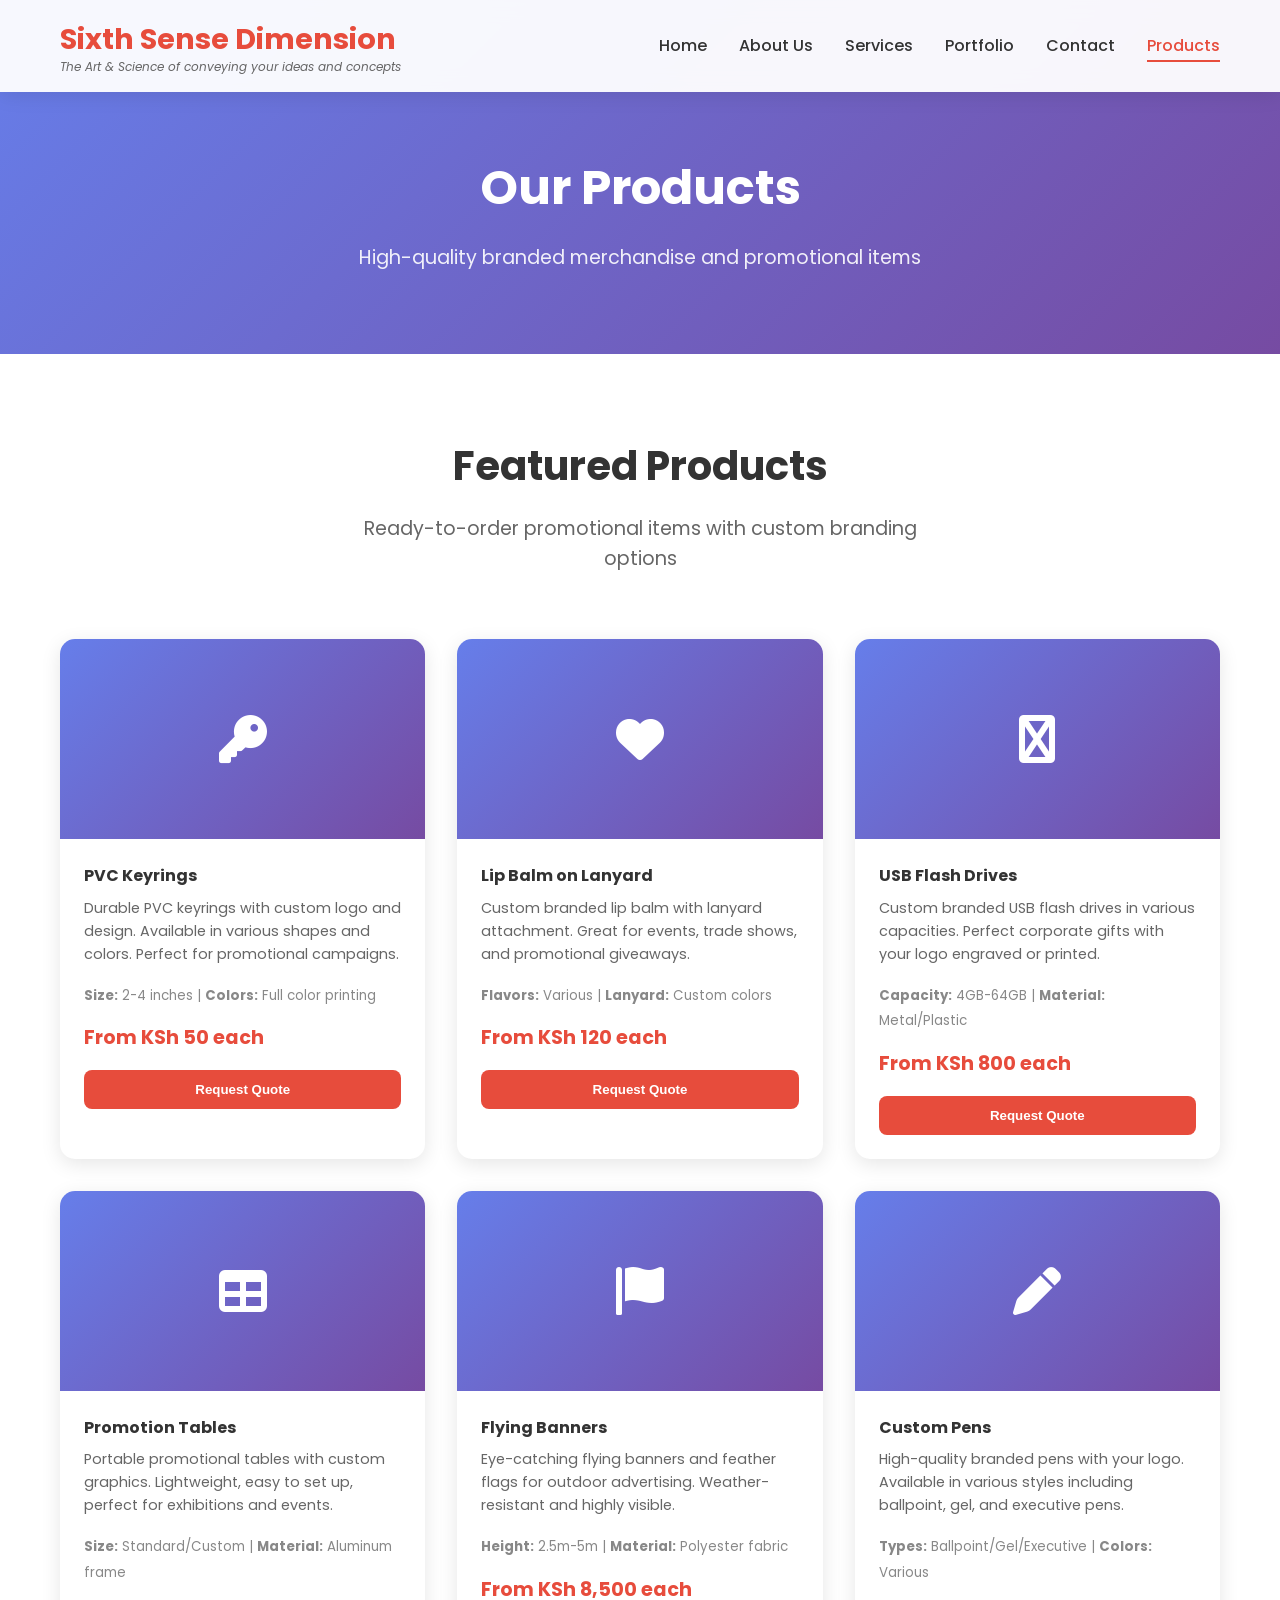
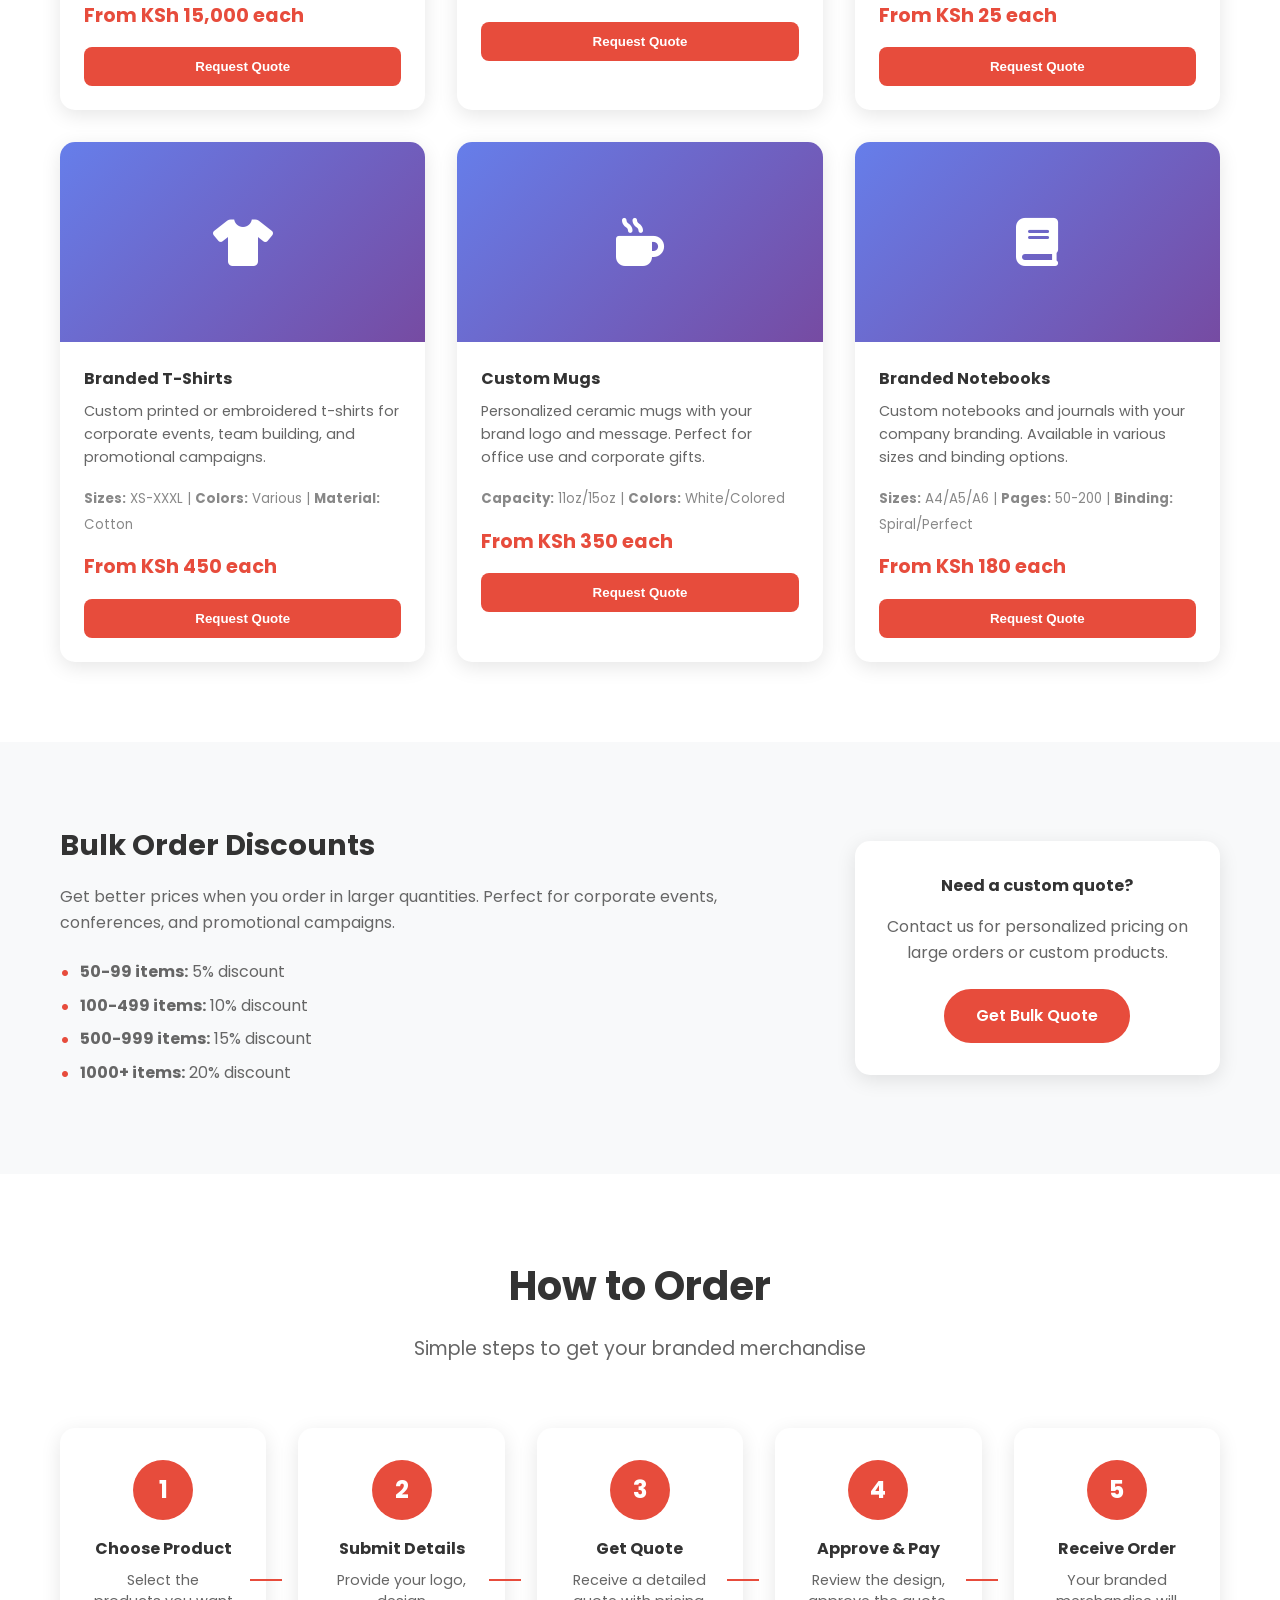
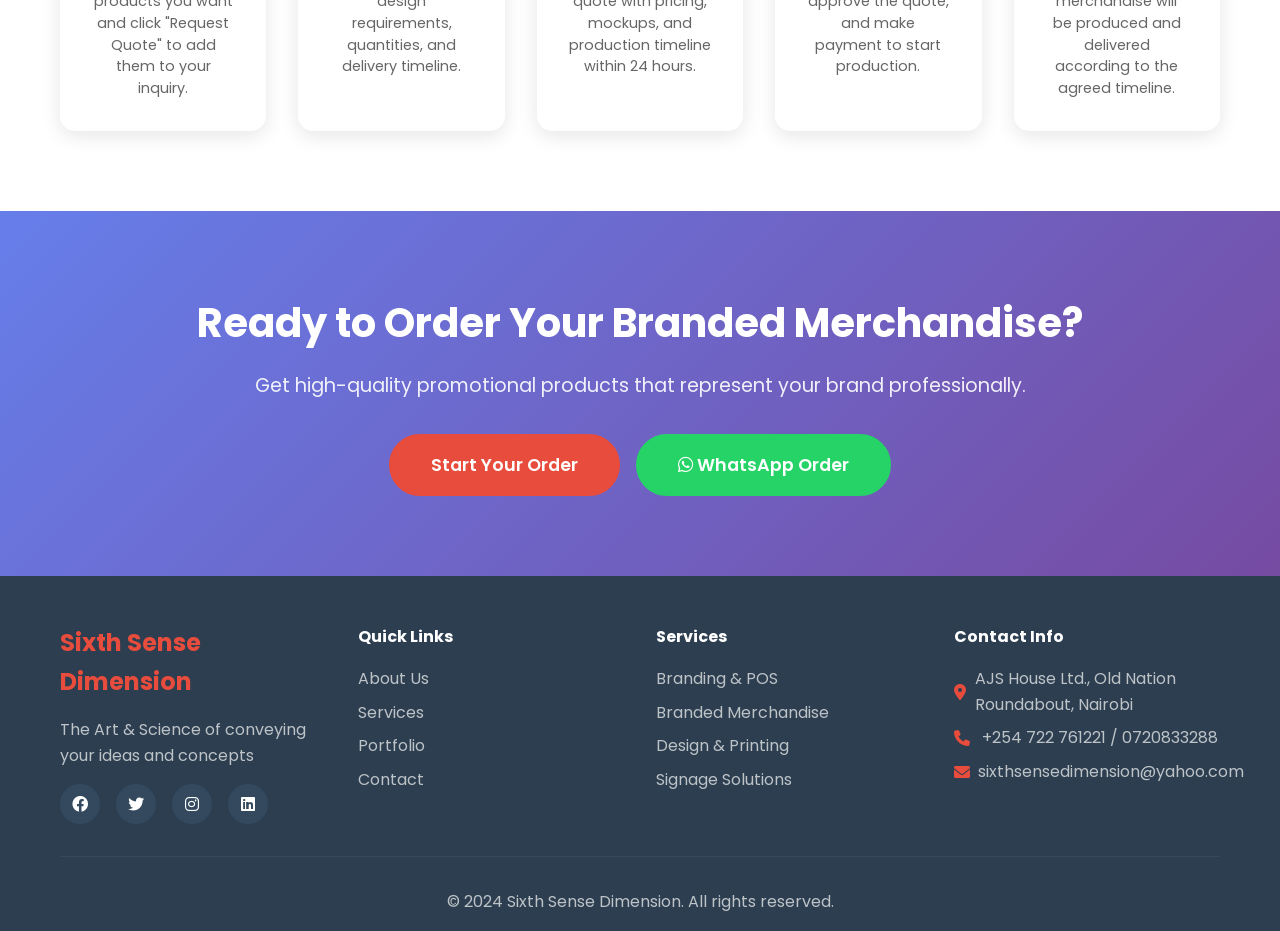
<file: products.html>
<!DOCTYPE html>
<html lang="en">
<head>
    <meta charset="UTF-8">
    <meta name="viewport" content="width=device-width, initial-scale=1.0">
    <title>Products - Sixth Sense Dimension</title>
    <link rel="stylesheet" href="styles.css">
    <link href="https://cdnjs.cloudflare.com/ajax/libs/font-awesome/6.0.0/css/all.min.css" rel="stylesheet">
    <link href="https://fonts.googleapis.com/css2?family=Poppins:wght@300;400;500;600;700&display=swap" rel="stylesheet">
</head>
<body>
    <!-- Header -->
    <header class="header">
        <nav class="navbar">
            <div class="nav-container">
                <div class="logo">
                    <h2>Sixth Sense Dimension</h2>
                    <p class="tagline">The Art & Science of conveying your ideas and concepts</p>
                </div>
                <ul class="nav-menu">
                    <li><a href="index.html" class="nav-link">Home</a></li>
                    <li><a href="about.html" class="nav-link">About Us</a></li>
                    <li><a href="services.html" class="nav-link">Services</a></li>
                    <li><a href="portfolio.html" class="nav-link">Portfolio</a></li>
                    <li><a href="contact.html" class="nav-link">Contact</a></li>
                    <li><a href="products.html" class="nav-link active">Products</a></li>
                </ul>
                <div class="hamburger">
                    <span class="bar"></span>
                    <span class="bar"></span>
                    <span class="bar"></span>
                </div>
            </div>
        </nav>
    </header>

    <!-- Page Header -->
    <section class="page-hero">
        <div class="container">
            <h1>Our Products</h1>
            <p>High-quality branded merchandise and promotional items</p>
        </div>
    </section>

    <!-- Products Section -->
    <section class="products-section">
        <div class="container">
            <div class="section-header">
                <h2>Featured Products</h2>
                <p>Ready-to-order promotional items with custom branding options</p>
            </div>

            <div class="products-grid">
                <!-- PVC Keyrings -->
                <div class="product-card">
                    <div class="product-image">
                        <i class="fas fa-key"></i>
                    </div>
                    <div class="product-info">
                        <h4>PVC Keyrings</h4>
                        <p>Durable PVC keyrings with custom logo and design. Available in various shapes and colors. Perfect for promotional campaigns.</p>
                        <div class="product-details">
                            <small><strong>Size:</strong> 2-4 inches | <strong>Colors:</strong> Full color printing</small>
                        </div>
                        <div class="product-price">From KSh 50 each</div>
                        <button class="product-btn" onclick="orderProduct('PVC Keyrings')">Request Quote</button>
                    </div>
                </div>

                <!-- Lip Balm on Lanyard -->
                <div class="product-card">
                    <div class="product-image">
                        <i class="fas fa-heart"></i>
                    </div>
                    <div class="product-info">
                        <h4>Lip Balm on Lanyard</h4>
                        <p>Custom branded lip balm with lanyard attachment. Great for events, trade shows, and promotional giveaways.</p>
                        <div class="product-details">
                            <small><strong>Flavors:</strong> Various | <strong>Lanyard:</strong> Custom colors</small>
                        </div>
                        <div class="product-price">From KSh 120 each</div>
                        <button class="product-btn" onclick="orderProduct('Lip Balm on Lanyard')">Request Quote</button>
                    </div>
                </div>

                <!-- USB Flash Drives -->
                <div class="product-card">
                    <div class="product-image">
                        <i class="fas fa-usb"></i>
                    </div>
                    <div class="product-info">
                        <h4>USB Flash Drives</h4>
                        <p>Custom branded USB flash drives in various capacities. Perfect corporate gifts with your logo engraved or printed.</p>
                        <div class="product-details">
                            <small><strong>Capacity:</strong> 4GB-64GB | <strong>Material:</strong> Metal/Plastic</small>
                        </div>
                        <div class="product-price">From KSh 800 each</div>
                        <button class="product-btn" onclick="orderProduct('USB Flash Drives')">Request Quote</button>
                    </div>
                </div>

                <!-- Promotion Tables -->
                <div class="product-card">
                    <div class="product-image">
                        <i class="fas fa-table"></i>
                    </div>
                    <div class="product-info">
                        <h4>Promotion Tables</h4>
                        <p>Portable promotional tables with custom graphics. Lightweight, easy to set up, perfect for exhibitions and events.</p>
                        <div class="product-details">
                            <small><strong>Size:</strong> Standard/Custom | <strong>Material:</strong> Aluminum frame</small>
                        </div>
                        <div class="product-price">From KSh 15,000 each</div>
                        <button class="product-btn" onclick="orderProduct('Promotion Tables')">Request Quote</button>
                    </div>
                </div>

                <!-- Flying Banners -->
                <div class="product-card">
                    <div class="product-image">
                        <i class="fas fa-flag"></i>
                    </div>
                    <div class="product-info">
                        <h4>Flying Banners</h4>
                        <p>Eye-catching flying banners and feather flags for outdoor advertising. Weather-resistant and highly visible.</p>
                        <div class="product-details">
                            <small><strong>Height:</strong> 2.5m-5m | <strong>Material:</strong> Polyester fabric</small>
                        </div>
                        <div class="product-price">From KSh 8,500 each</div>
                        <button class="product-btn" onclick="orderProduct('Flying Banners')">Request Quote</button>
                    </div>
                </div>

                <!-- Custom Pens -->
                <div class="product-card">
                    <div class="product-image">
                        <i class="fas fa-pen"></i>
                    </div>
                    <div class="product-info">
                        <h4>Custom Pens</h4>
                        <p>High-quality branded pens with your logo. Available in various styles including ballpoint, gel, and executive pens.</p>
                        <div class="product-details">
                            <small><strong>Types:</strong> Ballpoint/Gel/Executive | <strong>Colors:</strong> Various</small>
                        </div>
                        <div class="product-price">From KSh 25 each</div>
                        <button class="product-btn" onclick="orderProduct('Custom Pens')">Request Quote</button>
                    </div>
                </div>

                <!-- Branded T-Shirts -->
                <div class="product-card">
                    <div class="product-image">
                        <i class="fas fa-tshirt"></i>
                    </div>
                    <div class="product-info">
                        <h4>Branded T-Shirts</h4>
                        <p>Custom printed or embroidered t-shirts for corporate events, team building, and promotional campaigns.</p>
                        <div class="product-details">
                            <small><strong>Sizes:</strong> XS-XXXL | <strong>Colors:</strong> Various | <strong>Material:</strong> Cotton</small>
                        </div>
                        <div class="product-price">From KSh 450 each</div>
                        <button class="product-btn" onclick="orderProduct('Branded T-Shirts')">Request Quote</button>
                    </div>
                </div>

                <!-- Custom Mugs -->
                <div class="product-card">
                    <div class="product-image">
                        <i class="fas fa-mug-hot"></i>
                    </div>
                    <div class="product-info">
                        <h4>Custom Mugs</h4>
                        <p>Personalized ceramic mugs with your brand logo and message. Perfect for office use and corporate gifts.</p>
                        <div class="product-details">
                            <small><strong>Capacity:</strong> 11oz/15oz | <strong>Colors:</strong> White/Colored</small>
                        </div>
                        <div class="product-price">From KSh 350 each</div>
                        <button class="product-btn" onclick="orderProduct('Custom Mugs')">Request Quote</button>
                    </div>
                </div>

                <!-- Branded Notebooks -->
                <div class="product-card">
                    <div class="product-image">
                        <i class="fas fa-book"></i>
                    </div>
                    <div class="product-info">
                        <h4>Branded Notebooks</h4>
                        <p>Custom notebooks and journals with your company branding. Available in various sizes and binding options.</p>
                        <div class="product-details">
                            <small><strong>Sizes:</strong> A4/A5/A6 | <strong>Pages:</strong> 50-200 | <strong>Binding:</strong> Spiral/Perfect</small>
                        </div>
                        <div class="product-price">From KSh 180 each</div>
                        <button class="product-btn" onclick="orderProduct('Branded Notebooks')">Request Quote</button>
                    </div>
                </div>
            </div>
        </div>
    </section>

    <!-- Bulk Order Section -->
    <section class="bulk-order-section">
        <div class="container">
            <div class="bulk-order-content">
                <div class="bulk-info">
                    <h3>Bulk Order Discounts</h3>
                    <p>Get better prices when you order in larger quantities. Perfect for corporate events, conferences, and promotional campaigns.</p>
                    <ul>
                        <li><strong>50-99 items:</strong> 5% discount</li>
                        <li><strong>100-499 items:</strong> 10% discount</li>
                        <li><strong>500-999 items:</strong> 15% discount</li>
                        <li><strong>1000+ items:</strong> 20% discount</li>
                    </ul>
                </div>
                <div class="bulk-cta">
                    <h4>Need a custom quote?</h4>
                    <p>Contact us for personalized pricing on large orders or custom products.</p>
                    <a href="contact.html" class="btn btn-primary">Get Bulk Quote</a>
                </div>
            </div>
        </div>
    </section>

    <!-- Order Process -->
    <section class="order-process">
        <div class="container">
            <div class="section-header">
                <h2>How to Order</h2>
                <p>Simple steps to get your branded merchandise</p>
            </div>
            <div class="process-steps">
                <div class="process-step">
                    <div class="step-number">1</div>
                    <div class="step-content">
                        <h4>Choose Product</h4>
                        <p>Select the products you want and click "Request Quote" to add them to your inquiry.</p>
                    </div>
                </div>
                <div class="process-step">
                    <div class="step-number">2</div>
                    <div class="step-content">
                        <h4>Submit Details</h4>
                        <p>Provide your logo, design requirements, quantities, and delivery timeline.</p>
                    </div>
                </div>
                <div class="process-step">
                    <div class="step-number">3</div>
                    <div class="step-content">
                        <h4>Get Quote</h4>
                        <p>Receive a detailed quote with pricing, mockups, and production timeline within 24 hours.</p>
                    </div>
                </div>
                <div class="process-step">
                    <div class="step-number">4</div>
                    <div class="step-content">
                        <h4>Approve & Pay</h4>
                        <p>Review the design, approve the quote, and make payment to start production.</p>
                    </div>
                </div>
                <div class="process-step">
                    <div class="step-number">5</div>
                    <div class="step-content">
                        <h4>Receive Order</h4>
                        <p>Your branded merchandise will be produced and delivered according to the agreed timeline.</p>
                    </div>
                </div>
            </div>
        </div>
    </section>

    <!-- Call to Action -->
    <section class="cta-section">
        <div class="container">
            <div class="cta-content">
                <h2>Ready to Order Your Branded Merchandise?</h2>
                <p>Get high-quality promotional products that represent your brand professionally.</p>
                <div class="cta-buttons">
                    <a href="contact.html" class="btn btn-primary btn-large">Start Your Order</a>
                    <a href="https://wa.me/254722761221" class="btn btn-whatsapp btn-large" target="_blank">
                        <i class="fab fa-whatsapp"></i> WhatsApp Order
                    </a>
                </div>
            </div>
        </div>
    </section>

    <!-- Footer -->
    <footer class="footer">
        <div class="container">
            <div class="footer-content">
                <div class="footer-section">
                    <h3>Sixth Sense Dimension</h3>
                    <p>The Art & Science of conveying your ideas and concepts</p>
                    <div class="social-links">
                        <a href="#"><i class="fab fa-facebook"></i></a>
                        <a href="#"><i class="fab fa-twitter"></i></a>
                        <a href="#"><i class="fab fa-instagram"></i></a>
                        <a href="#"><i class="fab fa-linkedin"></i></a>
                    </div>
                </div>
                <div class="footer-section">
                    <h4>Quick Links</h4>
                    <ul>
                        <li><a href="about.html">About Us</a></li>
                        <li><a href="services.html">Services</a></li>
                        <li><a href="portfolio.html">Portfolio</a></li>
                        <li><a href="contact.html">Contact</a></li>
                    </ul>
                </div>
                <div class="footer-section">
                    <h4>Services</h4>
                    <ul>
                        <li><a href="services.html#branding">Branding & POS</a></li>
                        <li><a href="services.html#merchandise">Branded Merchandise</a></li>
                        <li><a href="services.html#printing">Design & Printing</a></li>
                        <li><a href="services.html#signage">Signage Solutions</a></li>
                    </ul>
                </div>
                <div class="footer-section">
                    <h4>Contact Info</h4>
                    <div class="contact-info">
                        <p><i class="fas fa-map-marker-alt"></i> AJS House Ltd., Old Nation Roundabout, Nairobi</p>
                        <p><i class="fas fa-phone"></i> +254 722 761221 / 0720833288</p>
                        <p><i class="fas fa-envelope"></i> sixthsensedimension@yahoo.com</p>
                    </div>
                </div>
            </div>
            <div class="footer-bottom">
                <p>&copy; 2024 Sixth Sense Dimension. All rights reserved.</p>
            </div>
        </div>
    </footer>

    <script src="script.js"></script>
    <script>
        function orderProduct(productName) {
            const message = `Hi! I'm interested in ordering ${productName}. Could you please provide more details about pricing, customization options, and minimum order quantities?`;
            const whatsappUrl = `https://wa.me/254722761221?text=${encodeURIComponent(message)}`;
            window.open(whatsappUrl, '_blank');
        }
    </script>
</body>
</html>
</file>
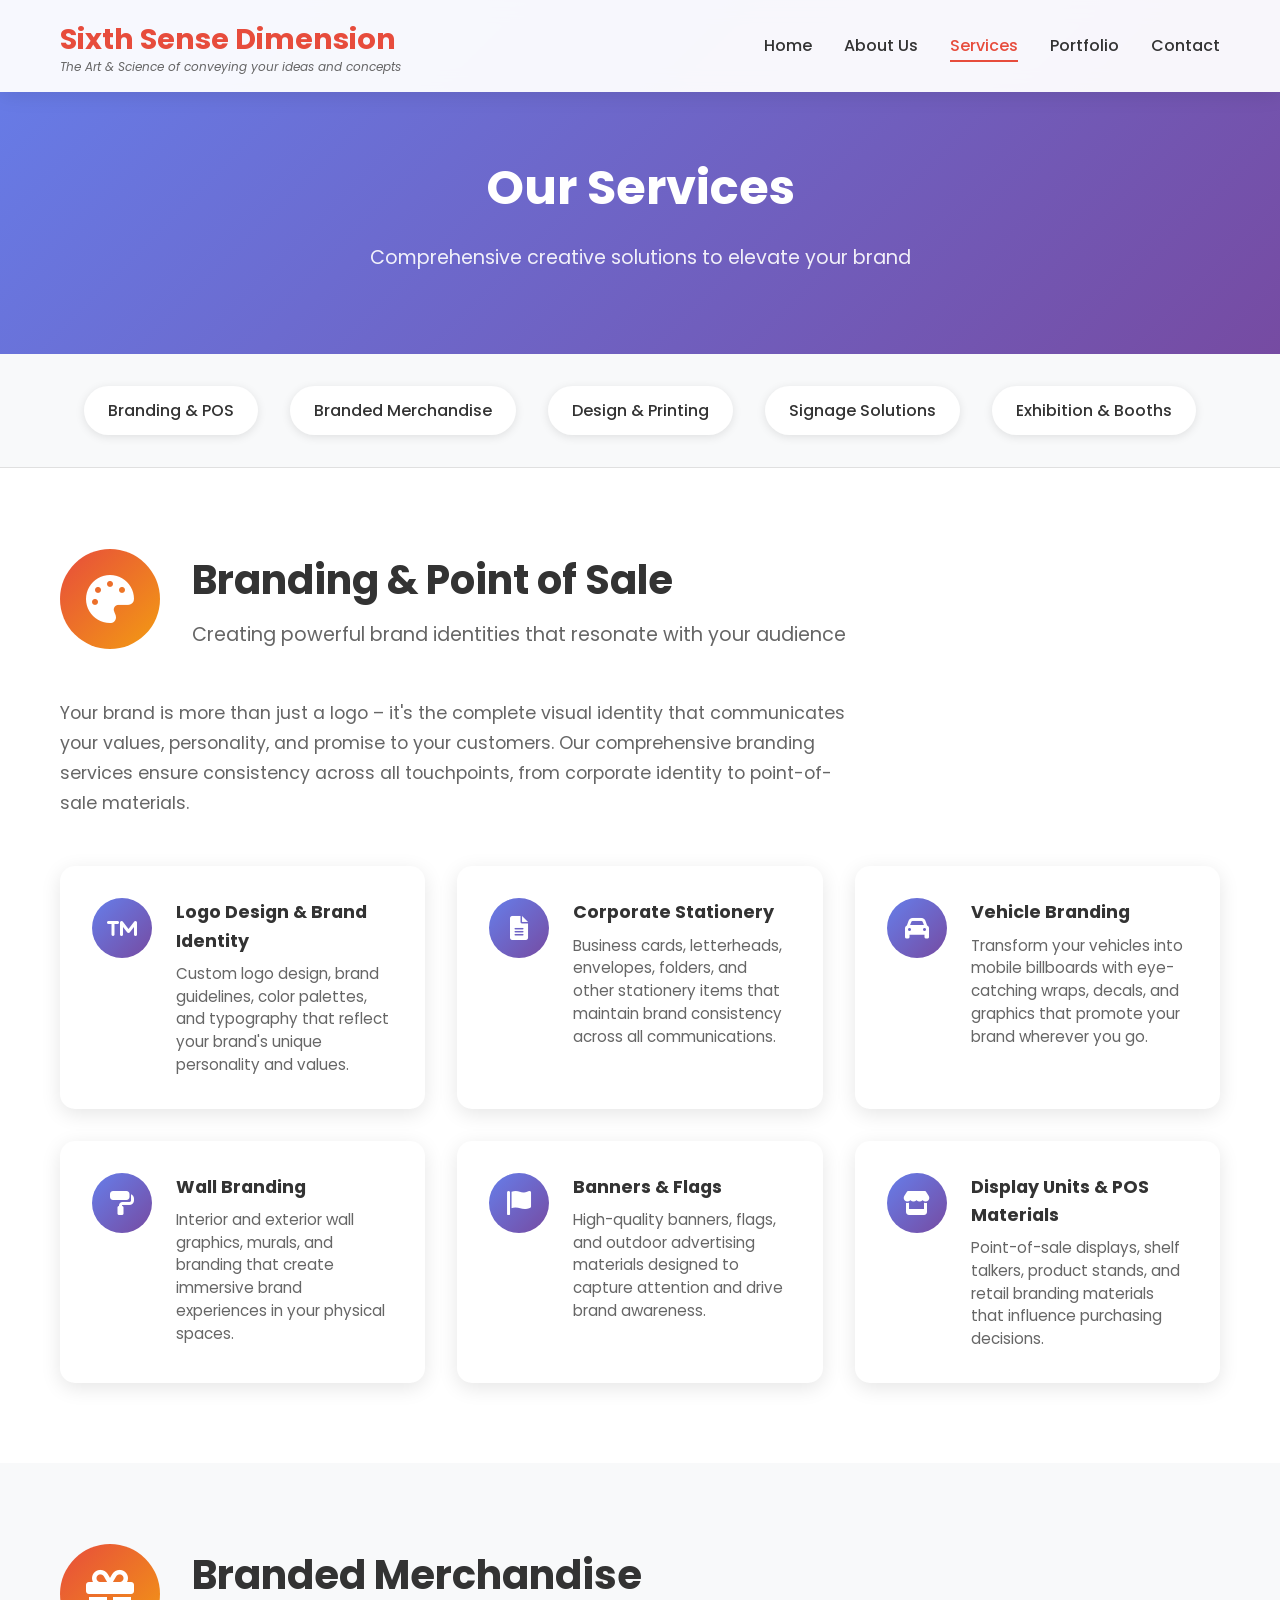
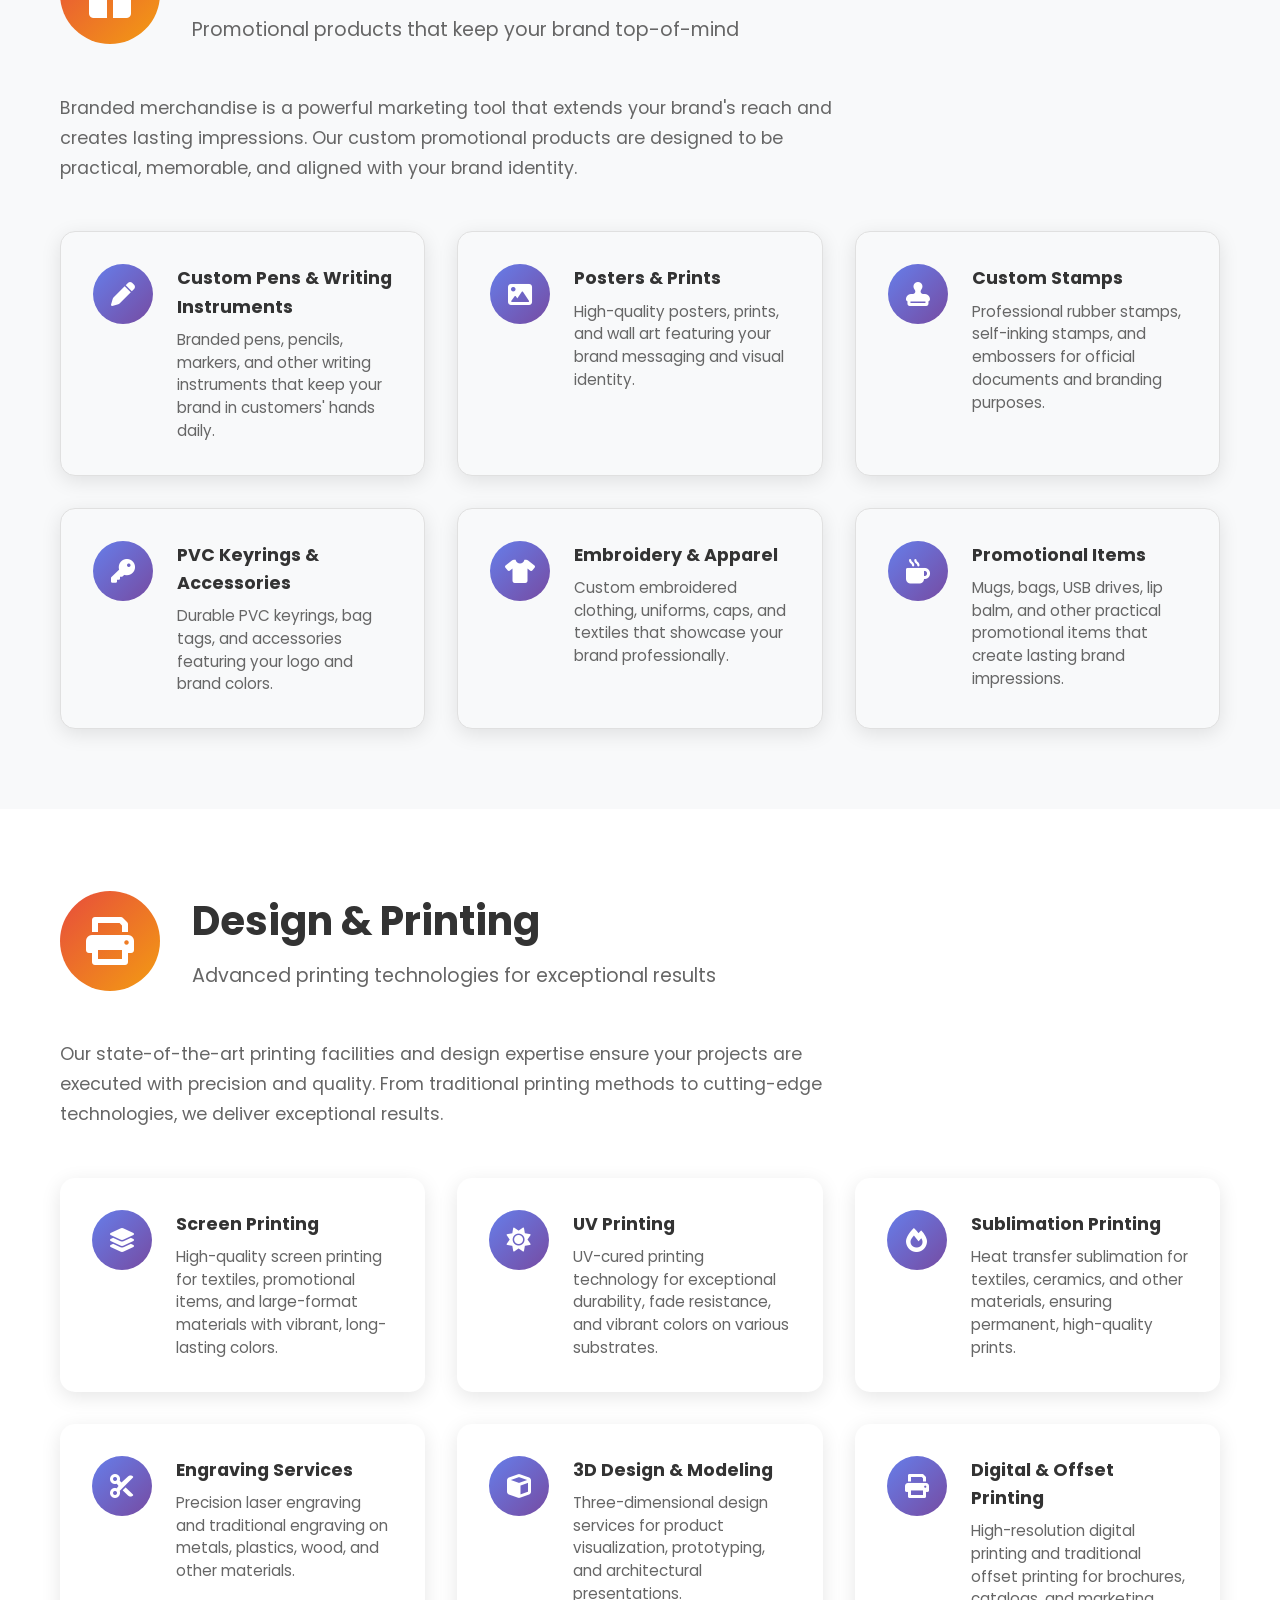
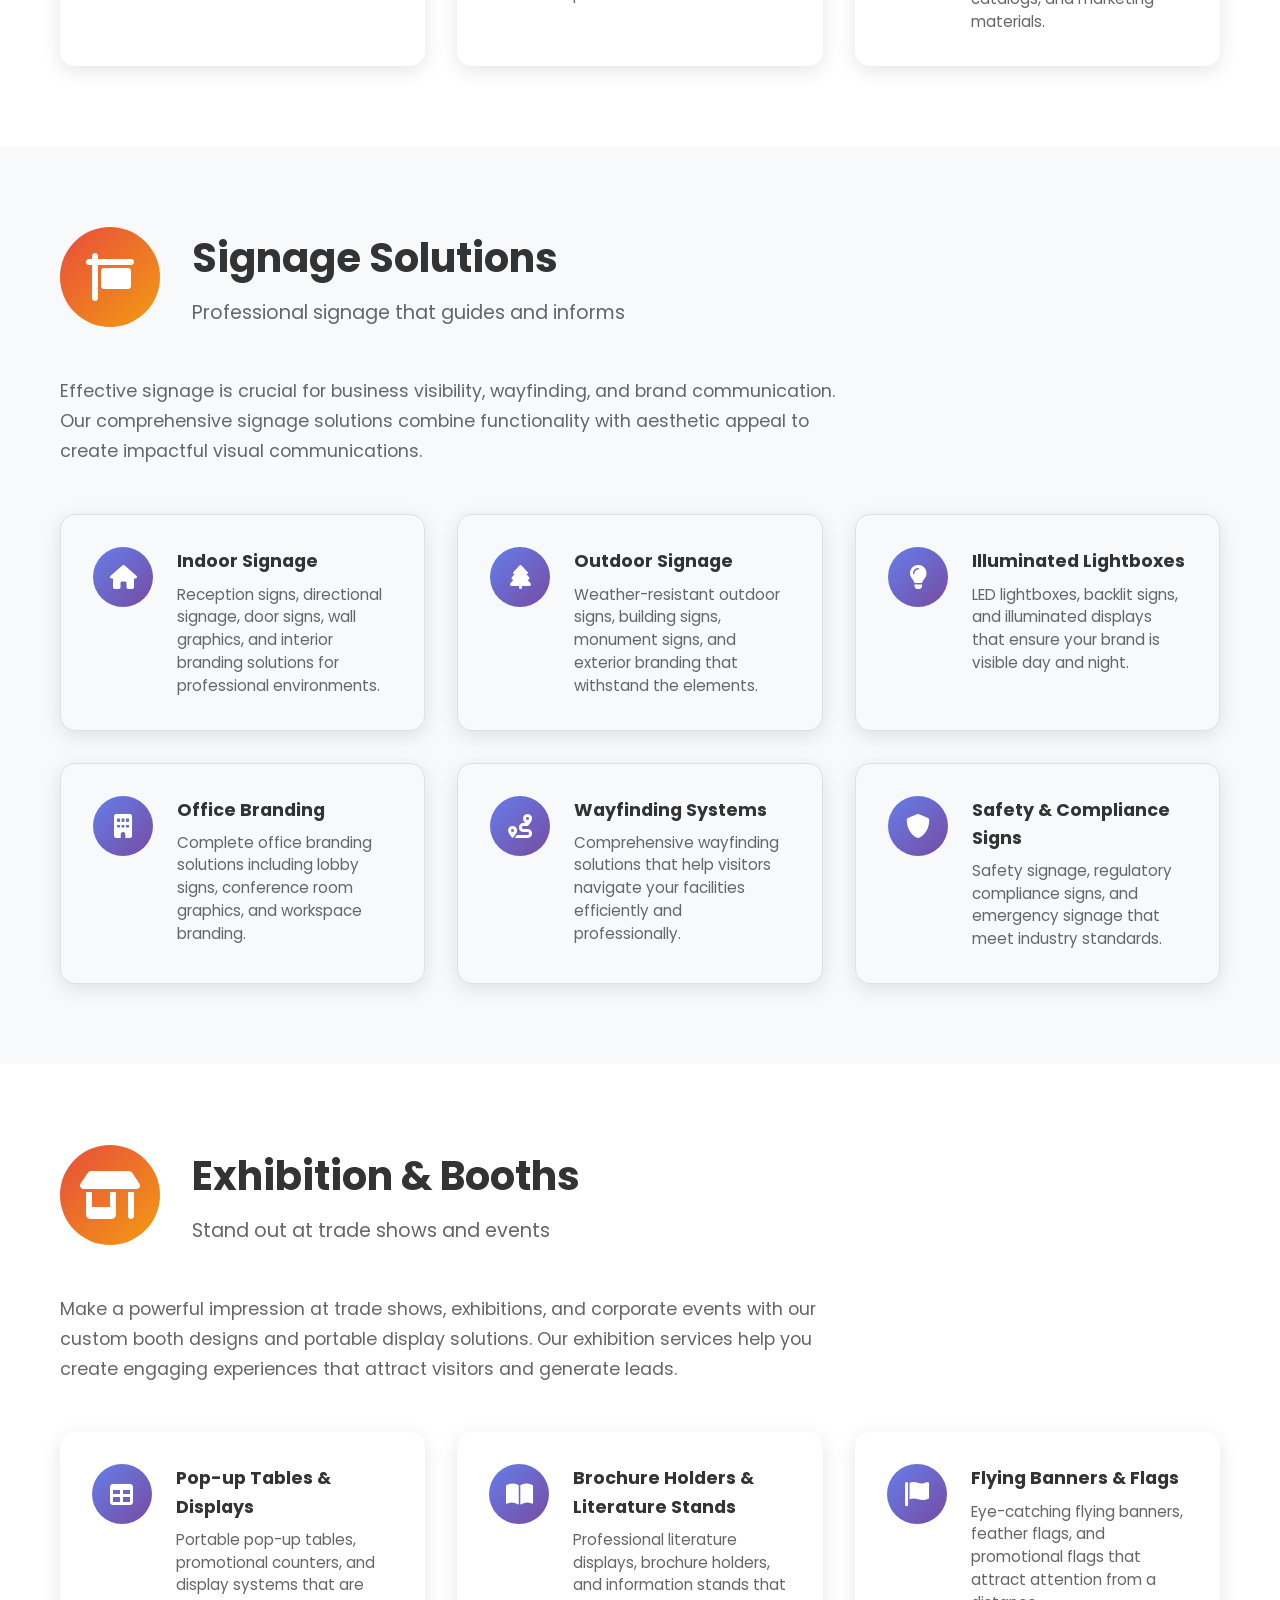
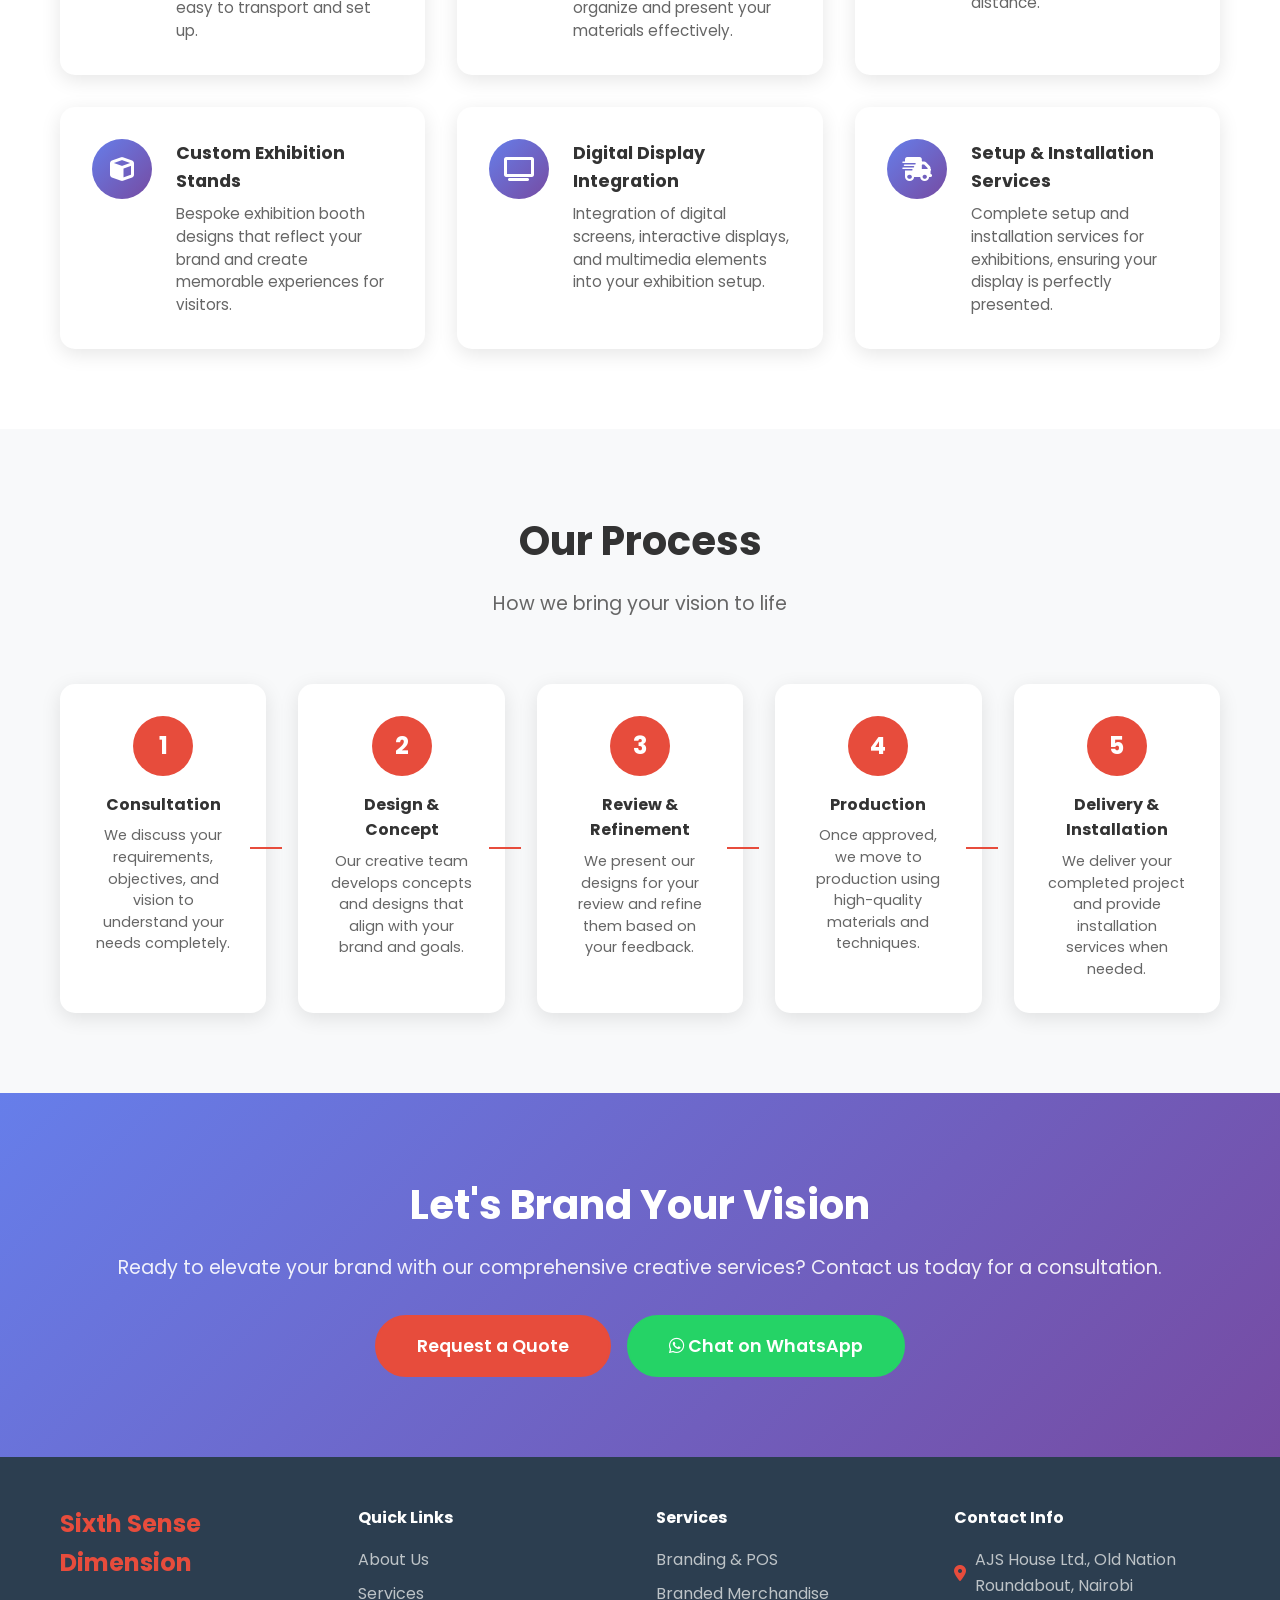
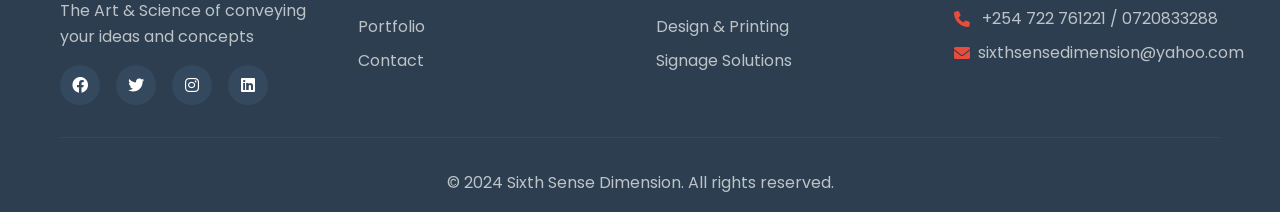
<file: services.html>
<!DOCTYPE html>
<html lang="en">
<head>
    <meta charset="UTF-8">
    <meta name="viewport" content="width=device-width, initial-scale=1.0">
    <title>Our Services - Sixth Sense Dimension</title>
    <link rel="stylesheet" href="styles.css">
    <link href="https://cdnjs.cloudflare.com/ajax/libs/font-awesome/6.0.0/css/all.min.css" rel="stylesheet">
    <link href="https://fonts.googleapis.com/css2?family=Poppins:wght@300;400;500;600;700&display=swap" rel="stylesheet">
</head>
<body>
    <!-- Header -->
    <header class="header">
        <nav class="navbar">
            <div class="nav-container">
                <div class="logo">
                    <h2>Sixth Sense Dimension</h2>
                    <p class="tagline">The Art & Science of conveying your ideas and concepts</p>
                </div>
                <ul class="nav-menu">
                    <li><a href="index.html" class="nav-link">Home</a></li>
                    <li><a href="about.html" class="nav-link">About Us</a></li>
                    <li><a href="services.html" class="nav-link active">Services</a></li>
                    <li><a href="portfolio.html" class="nav-link">Portfolio</a></li>
                    <li><a href="contact.html" class="nav-link">Contact</a></li>
                </ul>
                <div class="hamburger">
                    <span class="bar"></span>
                    <span class="bar"></span>
                    <span class="bar"></span>
                </div>
            </div>
        </nav>
    </header>

    <!-- Page Header -->
    <section class="page-hero">
        <div class="container">
            <h1>Our Services</h1>
            <p>Comprehensive creative solutions to elevate your brand</p>
        </div>
    </section>

    <!-- Services Navigation -->
    <section class="services-nav">
        <div class="container">
            <div class="nav-links">
                <a href="#branding" class="service-nav-link">Branding & POS</a>
                <a href="#merchandise" class="service-nav-link">Branded Merchandise</a>
                <a href="#printing" class="service-nav-link">Design & Printing</a>
                <a href="#signage" class="service-nav-link">Signage Solutions</a>
                <a href="#exhibition" class="service-nav-link">Exhibition & Booths</a>
            </div>
        </div>
    </section>

    <!-- Branding & Point of Sale -->
    <section class="service-section" id="branding">
        <div class="container">
            <div class="service-header">
                <div class="service-icon-large">
                    <i class="fas fa-palette"></i>
                </div>
                <div class="service-title">
                    <h2>Branding & Point of Sale</h2>
                    <p>Creating powerful brand identities that resonate with your audience</p>
                </div>
            </div>
            <div class="service-details">
                <div class="service-description">
                    <p>Your brand is more than just a logo – it's the complete visual identity that communicates your values, personality, and promise to your customers. Our comprehensive branding services ensure consistency across all touchpoints, from corporate identity to point-of-sale materials.</p>
                </div>
                <div class="service-items">
                    <div class="service-item">
                        <div class="item-icon">
                            <i class="fas fa-trademark"></i>
                        </div>
                        <div class="item-content">
                            <h4>Logo Design & Brand Identity</h4>
                            <p>Custom logo design, brand guidelines, color palettes, and typography that reflect your brand's unique personality and values.</p>
                        </div>
                    </div>
                    <div class="service-item">
                        <div class="item-icon">
                            <i class="fas fa-file-alt"></i>
                        </div>
                        <div class="item-content">
                            <h4>Corporate Stationery</h4>
                            <p>Business cards, letterheads, envelopes, folders, and other stationery items that maintain brand consistency across all communications.</p>
                        </div>
                    </div>
                    <div class="service-item">
                        <div class="item-icon">
                            <i class="fas fa-car"></i>
                        </div>
                        <div class="item-content">
                            <h4>Vehicle Branding</h4>
                            <p>Transform your vehicles into mobile billboards with eye-catching wraps, decals, and graphics that promote your brand wherever you go.</p>
                        </div>
                    </div>
                    <div class="service-item">
                        <div class="item-icon">
                            <i class="fas fa-paint-roller"></i>
                        </div>
                        <div class="item-content">
                            <h4>Wall Branding</h4>
                            <p>Interior and exterior wall graphics, murals, and branding that create immersive brand experiences in your physical spaces.</p>
                        </div>
                    </div>
                    <div class="service-item">
                        <div class="item-icon">
                            <i class="fas fa-flag"></i>
                        </div>
                        <div class="item-content">
                            <h4>Banners & Flags</h4>
                            <p>High-quality banners, flags, and outdoor advertising materials designed to capture attention and drive brand awareness.</p>
                        </div>
                    </div>
                    <div class="service-item">
                        <div class="item-icon">
                            <i class="fas fa-store"></i>
                        </div>
                        <div class="item-content">
                            <h4>Display Units & POS Materials</h4>
                            <p>Point-of-sale displays, shelf talkers, product stands, and retail branding materials that influence purchasing decisions.</p>
                        </div>
                    </div>
                </div>
            </div>
        </div>
    </section>

    <!-- Branded Merchandise -->
    <section class="service-section alt-bg" id="merchandise">
        <div class="container">
            <div class="service-header">
                <div class="service-icon-large">
                    <i class="fas fa-gift"></i>
                </div>
                <div class="service-title">
                    <h2>Branded Merchandise</h2>
                    <p>Promotional products that keep your brand top-of-mind</p>
                </div>
            </div>
            <div class="service-details">
                <div class="service-description">
                    <p>Branded merchandise is a powerful marketing tool that extends your brand's reach and creates lasting impressions. Our custom promotional products are designed to be practical, memorable, and aligned with your brand identity.</p>
                </div>
                <div class="service-items">
                    <div class="service-item">
                        <div class="item-icon">
                            <i class="fas fa-pen"></i>
                        </div>
                        <div class="item-content">
                            <h4>Custom Pens & Writing Instruments</h4>
                            <p>Branded pens, pencils, markers, and other writing instruments that keep your brand in customers' hands daily.</p>
                        </div>
                    </div>
                    <div class="service-item">
                        <div class="item-icon">
                            <i class="fas fa-image"></i>
                        </div>
                        <div class="item-content">
                            <h4>Posters & Prints</h4>
                            <p>High-quality posters, prints, and wall art featuring your brand messaging and visual identity.</p>
                        </div>
                    </div>
                    <div class="service-item">
                        <div class="item-icon">
                            <i class="fas fa-stamp"></i>
                        </div>
                        <div class="item-content">
                            <h4>Custom Stamps</h4>
                            <p>Professional rubber stamps, self-inking stamps, and embossers for official documents and branding purposes.</p>
                        </div>
                    </div>
                    <div class="service-item">
                        <div class="item-icon">
                            <i class="fas fa-key"></i>
                        </div>
                        <div class="item-content">
                            <h4>PVC Keyrings & Accessories</h4>
                            <p>Durable PVC keyrings, bag tags, and accessories featuring your logo and brand colors.</p>
                        </div>
                    </div>
                    <div class="service-item">
                        <div class="item-icon">
                            <i class="fas fa-tshirt"></i>
                        </div>
                        <div class="item-content">
                            <h4>Embroidery & Apparel</h4>
                            <p>Custom embroidered clothing, uniforms, caps, and textiles that showcase your brand professionally.</p>
                        </div>
                    </div>
                    <div class="service-item">
                        <div class="item-icon">
                            <i class="fas fa-mug-hot"></i>
                        </div>
                        <div class="item-content">
                            <h4>Promotional Items</h4>
                            <p>Mugs, bags, USB drives, lip balm, and other practical promotional items that create lasting brand impressions.</p>
                        </div>
                    </div>
                </div>
            </div>
        </div>
    </section>

    <!-- Design & Printing -->
    <section class="service-section" id="printing">
        <div class="container">
            <div class="service-header">
                <div class="service-icon-large">
                    <i class="fas fa-print"></i>
                </div>
                <div class="service-title">
                    <h2>Design & Printing</h2>
                    <p>Advanced printing technologies for exceptional results</p>
                </div>
            </div>
            <div class="service-details">
                <div class="service-description">
                    <p>Our state-of-the-art printing facilities and design expertise ensure your projects are executed with precision and quality. From traditional printing methods to cutting-edge technologies, we deliver exceptional results.</p>
                </div>
                <div class="service-items">
                    <div class="service-item">
                        <div class="item-icon">
                            <i class="fas fa-layer-group"></i>
                        </div>
                        <div class="item-content">
                            <h4>Screen Printing</h4>
                            <p>High-quality screen printing for textiles, promotional items, and large-format materials with vibrant, long-lasting colors.</p>
                        </div>
                    </div>
                    <div class="service-item">
                        <div class="item-icon">
                            <i class="fas fa-sun"></i>
                        </div>
                        <div class="item-content">
                            <h4>UV Printing</h4>
                            <p>UV-cured printing technology for exceptional durability, fade resistance, and vibrant colors on various substrates.</p>
                        </div>
                    </div>
                    <div class="service-item">
                        <div class="item-icon">
                            <i class="fas fa-fire"></i>
                        </div>
                        <div class="item-content">
                            <h4>Sublimation Printing</h4>
                            <p>Heat transfer sublimation for textiles, ceramics, and other materials, ensuring permanent, high-quality prints.</p>
                        </div>
                    </div>
                    <div class="service-item">
                        <div class="item-icon">
                            <i class="fas fa-cut"></i>
                        </div>
                        <div class="item-content">
                            <h4>Engraving Services</h4>
                            <p>Precision laser engraving and traditional engraving on metals, plastics, wood, and other materials.</p>
                        </div>
                    </div>
                    <div class="service-item">
                        <div class="item-icon">
                            <i class="fas fa-cube"></i>
                        </div>
                        <div class="item-content">
                            <h4>3D Design & Modeling</h4>
                            <p>Three-dimensional design services for product visualization, prototyping, and architectural presentations.</p>
                        </div>
                    </div>
                    <div class="service-item">
                        <div class="item-icon">
                            <i class="fas fa-print"></i>
                        </div>
                        <div class="item-content">
                            <h4>Digital & Offset Printing</h4>
                            <p>High-resolution digital printing and traditional offset printing for brochures, catalogs, and marketing materials.</p>
                        </div>
                    </div>
                </div>
            </div>
        </div>
    </section>

    <!-- Signage Solutions -->
    <section class="service-section alt-bg" id="signage">
        <div class="container">
            <div class="service-header">
                <div class="service-icon-large">
                    <i class="fas fa-sign"></i>
                </div>
                <div class="service-title">
                    <h2>Signage Solutions</h2>
                    <p>Professional signage that guides and informs</p>
                </div>
            </div>
            <div class="service-details">
                <div class="service-description">
                    <p>Effective signage is crucial for business visibility, wayfinding, and brand communication. Our comprehensive signage solutions combine functionality with aesthetic appeal to create impactful visual communications.</p>
                </div>
                <div class="service-items">
                    <div class="service-item">
                        <div class="item-icon">
                            <i class="fas fa-home"></i>
                        </div>
                        <div class="item-content">
                            <h4>Indoor Signage</h4>
                            <p>Reception signs, directional signage, door signs, wall graphics, and interior branding solutions for professional environments.</p>
                        </div>
                    </div>
                    <div class="service-item">
                        <div class="item-icon">
                            <i class="fas fa-tree"></i>
                        </div>
                        <div class="item-content">
                            <h4>Outdoor Signage</h4>
                            <p>Weather-resistant outdoor signs, building signs, monument signs, and exterior branding that withstand the elements.</p>
                        </div>
                    </div>
                    <div class="service-item">
                        <div class="item-icon">
                            <i class="fas fa-lightbulb"></i>
                        </div>
                        <div class="item-content">
                            <h4>Illuminated Lightboxes</h4>
                            <p>LED lightboxes, backlit signs, and illuminated displays that ensure your brand is visible day and night.</p>
                        </div>
                    </div>
                    <div class="service-item">
                        <div class="item-icon">
                            <i class="fas fa-building"></i>
                        </div>
                        <div class="item-content">
                            <h4>Office Branding</h4>
                            <p>Complete office branding solutions including lobby signs, conference room graphics, and workspace branding.</p>
                        </div>
                    </div>
                    <div class="service-item">
                        <div class="item-icon">
                            <i class="fas fa-route"></i>
                        </div>
                        <div class="item-content">
                            <h4>Wayfinding Systems</h4>
                            <p>Comprehensive wayfinding solutions that help visitors navigate your facilities efficiently and professionally.</p>
                        </div>
                    </div>
                    <div class="service-item">
                        <div class="item-icon">
                            <i class="fas fa-shield-alt"></i>
                        </div>
                        <div class="item-content">
                            <h4>Safety & Compliance Signs</h4>
                            <p>Safety signage, regulatory compliance signs, and emergency signage that meet industry standards.</p>
                        </div>
                    </div>
                </div>
            </div>
        </div>
    </section>

    <!-- Exhibition & Booths -->
    <section class="service-section" id="exhibition">
        <div class="container">
            <div class="service-header">
                <div class="service-icon-large">
                    <i class="fas fa-store-alt"></i>
                </div>
                <div class="service-title">
                    <h2>Exhibition & Booths</h2>
                    <p>Stand out at trade shows and events</p>
                </div>
            </div>
            <div class="service-details">
                <div class="service-description">
                    <p>Make a powerful impression at trade shows, exhibitions, and corporate events with our custom booth designs and portable display solutions. Our exhibition services help you create engaging experiences that attract visitors and generate leads.</p>
                </div>
                <div class="service-items">
                    <div class="service-item">
                        <div class="item-icon">
                            <i class="fas fa-table"></i>
                        </div>
                        <div class="item-content">
                            <h4>Pop-up Tables & Displays</h4>
                            <p>Portable pop-up tables, promotional counters, and display systems that are easy to transport and set up.</p>
                        </div>
                    </div>
                    <div class="service-item">
                        <div class="item-icon">
                            <i class="fas fa-book-open"></i>
                        </div>
                        <div class="item-content">
                            <h4>Brochure Holders & Literature Stands</h4>
                            <p>Professional literature displays, brochure holders, and information stands that organize and present your materials effectively.</p>
                        </div>
                    </div>
                    <div class="service-item">
                        <div class="item-icon">
                            <i class="fas fa-flag"></i>
                        </div>
                        <div class="item-content">
                            <h4>Flying Banners & Flags</h4>
                            <p>Eye-catching flying banners, feather flags, and promotional flags that attract attention from a distance.</p>
                        </div>
                    </div>
                    <div class="service-item">
                        <div class="item-icon">
                            <i class="fas fa-cube"></i>
                        </div>
                        <div class="item-content">
                            <h4>Custom Exhibition Stands</h4>
                            <p>Bespoke exhibition booth designs that reflect your brand and create memorable experiences for visitors.</p>
                        </div>
                    </div>
                    <div class="service-item">
                        <div class="item-icon">
                            <i class="fas fa-tv"></i>
                        </div>
                        <div class="item-content">
                            <h4>Digital Display Integration</h4>
                            <p>Integration of digital screens, interactive displays, and multimedia elements into your exhibition setup.</p>
                        </div>
                    </div>
                    <div class="service-item">
                        <div class="item-icon">
                            <i class="fas fa-shipping-fast"></i>
                        </div>
                        <div class="item-content">
                            <h4>Setup & Installation Services</h4>
                            <p>Complete setup and installation services for exhibitions, ensuring your display is perfectly presented.</p>
                        </div>
                    </div>
                </div>
            </div>
        </div>
    </section>

    <!-- Process Section -->
    <section class="process-section">
        <div class="container">
            <div class="section-header">
                <h2>Our Process</h2>
                <p>How we bring your vision to life</p>
            </div>
            <div class="process-steps">
                <div class="process-step">
                    <div class="step-number">1</div>
                    <div class="step-content">
                        <h4>Consultation</h4>
                        <p>We discuss your requirements, objectives, and vision to understand your needs completely.</p>
                    </div>
                </div>
                <div class="process-step">
                    <div class="step-number">2</div>
                    <div class="step-content">
                        <h4>Design & Concept</h4>
                        <p>Our creative team develops concepts and designs that align with your brand and goals.</p>
                    </div>
                </div>
                <div class="process-step">
                    <div class="step-number">3</div>
                    <div class="step-content">
                        <h4>Review & Refinement</h4>
                        <p>We present our designs for your review and refine them based on your feedback.</p>
                    </div>
                </div>
                <div class="process-step">
                    <div class="step-number">4</div>
                    <div class="step-content">
                        <h4>Production</h4>
                        <p>Once approved, we move to production using high-quality materials and techniques.</p>
                    </div>
                </div>
                <div class="process-step">
                    <div class="step-number">5</div>
                    <div class="step-content">
                        <h4>Delivery & Installation</h4>
                        <p>We deliver your completed project and provide installation services when needed.</p>
                    </div>
                </div>
            </div>
        </div>
    </section>

    <!-- Call to Action -->
    <section class="cta-section">
        <div class="container">
            <div class="cta-content">
                <h2>Let's Brand Your Vision</h2>
                <p>Ready to elevate your brand with our comprehensive creative services? Contact us today for a consultation.</p>
                <div class="cta-buttons">
                    <a href="contact.html" class="btn btn-primary btn-large">Request a Quote</a>
                    <a href="https://wa.me/254722761221" class="btn btn-whatsapp btn-large" target="_blank">
                        <i class="fab fa-whatsapp"></i> Chat on WhatsApp
                    </a>
                </div>
            </div>
        </div>
    </section>

    <!-- Footer -->
    <footer class="footer">
        <div class="container">
            <div class="footer-content">
                <div class="footer-section">
                    <h3>Sixth Sense Dimension</h3>
                    <p>The Art & Science of conveying your ideas and concepts</p>
                    <div class="social-links">
                        <a href="#"><i class="fab fa-facebook"></i></a>
                        <a href="#"><i class="fab fa-twitter"></i></a>
                        <a href="#"><i class="fab fa-instagram"></i></a>
                        <a href="#"><i class="fab fa-linkedin"></i></a>
                    </div>
                </div>
                <div class="footer-section">
                    <h4>Quick Links</h4>
                    <ul>
                        <li><a href="about.html">About Us</a></li>
                        <li><a href="services.html">Services</a></li>
                        <li><a href="portfolio.html">Portfolio</a></li>
                        <li><a href="contact.html">Contact</a></li>
                    </ul>
                </div>
                <div class="footer-section">
                    <h4>Services</h4>
                    <ul>
                        <li><a href="services.html#branding">Branding & POS</a></li>
                        <li><a href="services.html#merchandise">Branded Merchandise</a></li>
                        <li><a href="services.html#printing">Design & Printing</a></li>
                        <li><a href="services.html#signage">Signage Solutions</a></li>
                    </ul>
                </div>
                <div class="footer-section">
                    <h4>Contact Info</h4>
                    <div class="contact-info">
                        <p><i class="fas fa-map-marker-alt"></i> AJS House Ltd., Old Nation Roundabout, Nairobi</p>
                        <p><i class="fas fa-phone"></i> +254 722 761221 / 0720833288</p>
                        <p><i class="fas fa-envelope"></i> sixthsensedimension@yahoo.com</p>
                    </div>
                </div>
            </div>
            <div class="footer-bottom">
                <p>&copy; 2024 Sixth Sense Dimension. All rights reserved.</p>
            </div>
        </div>
    </footer>

    <script src="script.js"></script>
</body>
</html>
</file>
<file: styles.css>
/* Reset and Base Styles */
* {
    margin: 0;
    padding: 0;
    box-sizing: border-box;
}

body {
    font-family: 'Poppins', sans-serif;
    line-height: 1.6;
    color: #333;
    overflow-x: hidden;
}

.container {
    max-width: 1200px;
    margin: 0 auto;
    padding: 0 20px;
}

/* Header Styles */
.header {
    position: fixed;
    top: 0;
    width: 100%;
    background: rgba(255, 255, 255, 0.95);
    backdrop-filter: blur(10px);
    z-index: 1000;
    transition: all 0.3s ease;
    box-shadow: 0 2px 20px rgba(0, 0, 0, 0.1);
}

.navbar {
    padding: 1rem 0;
}

.nav-container {
    display: flex;
    justify-content: space-between;
    align-items: center;
    max-width: 1200px;
    margin: 0 auto;
    padding: 0 20px;
}

.logo h2 {
    color: #e74c3c;
    font-size: 1.8rem;
    font-weight: 700;
    margin-bottom: 0;
}

.logo .tagline {
    font-size: 0.75rem;
    color: #666;
    font-style: italic;
    margin-top: -5px;
}

.nav-menu {
    display: flex;
    list-style: none;
    gap: 2rem;
}

.nav-link {
    text-decoration: none;
    color: #333;
    font-weight: 500;
    transition: all 0.3s ease;
    position: relative;
}

.nav-link:hover,
.nav-link.active {
    color: #e74c3c;
}

.nav-link::after {
    content: '';
    position: absolute;
    width: 0;
    height: 2px;
    bottom: -5px;
    left: 0;
    background: #e74c3c;
    transition: width 0.3s ease;
}

.nav-link:hover::after,
.nav-link.active::after {
    width: 100%;
}

.hamburger {
    display: none;
    flex-direction: column;
    cursor: pointer;
}

.bar {
    width: 25px;
    height: 3px;
    background: #333;
    margin: 3px 0;
    transition: 0.3s;
}

/* Hero Section */
.hero {
    min-height: 100vh;
    display: flex;
    align-items: center;
    background: linear-gradient(135deg, #667eea 0%, #764ba2 100%);
    color: white;
    position: relative;
    overflow: hidden;
}

.hero::before {
    content: '';
    position: absolute;
    top: 0;
    left: 0;
    right: 0;
    bottom: 0;
    background: url('data:image/svg+xml,<svg xmlns="http://www.w3.org/2000/svg" viewBox="0 0 1000 1000"><polygon fill="rgba(255,255,255,0.1)" points="0,1000 1000,0 1000,1000"/></svg>');
    background-size: cover;
}

.hero-content {
    flex: 1;
    max-width: 600px;
    z-index: 2;
    position: relative;
    padding: 0 20px;
}

.hero-title {
    font-size: 3.5rem;
    font-weight: 700;
    margin-bottom: 1.5rem;
    line-height: 1.2;
    animation: slideInUp 1s ease;
}

.hero-subtitle {
    font-size: 1.2rem;
    margin-bottom: 2.5rem;
    opacity: 0.9;
    animation: slideInUp 1s ease 0.2s both;
}

.hero-buttons {
    display: flex;
    gap: 1rem;
    flex-wrap: wrap;
    animation: slideInUp 1s ease 0.4s both;
}

.hero-visual {
    flex: 1;
    position: relative;
    height: 500px;
}

.floating-elements {
    position: relative;
    width: 100%;
    height: 100%;
}

.element {
    position: absolute;
    width: 80px;
    height: 80px;
    background: rgba(255, 255, 255, 0.1);
    border-radius: 50%;
    display: flex;
    align-items: center;
    justify-content: center;
    font-size: 2rem;
    animation: float 6s ease-in-out infinite;
}

.element-1 {
    top: 20%;
    left: 20%;
    animation-delay: 0s;
}

.element-2 {
    top: 60%;
    left: 70%;
    animation-delay: 1s;
}

.element-3 {
    top: 40%;
    right: 20%;
    animation-delay: 2s;
}

.element-4 {
    bottom: 20%;
    left: 50%;
    animation-delay: 3s;
}

/* Button Styles */
.btn {
    display: inline-block;
    padding: 12px 30px;
    text-decoration: none;
    border-radius: 50px;
    font-weight: 600;
    transition: all 0.3s ease;
    border: 2px solid transparent;
    cursor: pointer;
    text-align: center;
}

.btn-primary {
    background: #e74c3c;
    color: white;
    border-color: #e74c3c;
}

.btn-primary:hover {
    background: transparent;
    color: #e74c3c;
    border-color: #e74c3c;
    transform: translateY(-2px);
    box-shadow: 0 5px 15px rgba(231, 76, 60, 0.3);
}

.btn-secondary {
    background: transparent;
    color: white;
    border-color: white;
}

.btn-secondary:hover {
    background: white;
    color: #667eea;
    transform: translateY(-2px);
    box-shadow: 0 5px 15px rgba(255, 255, 255, 0.3);
}

.btn-outline {
    background: transparent;
    color: #e74c3c;
    border-color: #e74c3c;
}

.btn-outline:hover {
    background: #e74c3c;
    color: white;
    transform: translateY(-2px);
    box-shadow: 0 5px 15px rgba(231, 76, 60, 0.3);
}

.btn-large {
    padding: 15px 40px;
    font-size: 1.1rem;
}

.btn-whatsapp {
    background: #25d366;
    color: white;
    border-color: #25d366;
}

.btn-whatsapp:hover {
    background: transparent;
    color: #25d366;
    border-color: #25d366;
    transform: translateY(-2px);
    box-shadow: 0 5px 15px rgba(37, 211, 102, 0.3);
}

/* Section Styles */
section {
    padding: 80px 0;
}

.section-header {
    text-align: center;
    margin-bottom: 4rem;
}

.section-header h2 {
    font-size: 2.5rem;
    font-weight: 700;
    color: #333;
    margin-bottom: 1rem;
}

.section-header p {
    font-size: 1.2rem;
    color: #666;
    max-width: 600px;
    margin: 0 auto;
}

/* About Preview Section */
.about-preview {
    background: #f8f9fa;
}

.about-content {
    display: grid;
    grid-template-columns: 1fr 1fr;
    gap: 4rem;
    align-items: center;
}

.about-text h3 {
    font-size: 2rem;
    color: #333;
    margin-bottom: 1.5rem;
}

.about-text p {
    color: #666;
    margin-bottom: 1.5rem;
    font-size: 1.1rem;
}

.stats {
    display: flex;
    gap: 2rem;
    margin: 2rem 0;
}

.stat {
    text-align: center;
}

.stat h4 {
    font-size: 2.5rem;
    color: #e74c3c;
    font-weight: 700;
    margin-bottom: 0.5rem;
}

.stat p {
    color: #666;
    font-size: 0.9rem;
}

.about-image {
    display: flex;
    justify-content: center;
    align-items: center;
}

.image-placeholder {
    width: 300px;
    height: 300px;
    background: linear-gradient(135deg, #667eea 0%, #764ba2 100%);
    border-radius: 20px;
    display: flex;
    flex-direction: column;
    align-items: center;
    justify-content: center;
    color: white;
    font-size: 4rem;
    transition: transform 0.3s ease;
}

.image-placeholder:hover {
    transform: scale(1.05);
}

.image-placeholder p {
    font-size: 1rem;
    margin-top: 1rem;
}

/* Services Overview */
.services-grid {
    display: grid;
    grid-template-columns: repeat(auto-fit, minmax(300px, 1fr));
    gap: 2rem;
    margin-bottom: 3rem;
}

.service-card {
    background: white;
    padding: 2rem;
    border-radius: 15px;
    box-shadow: 0 5px 20px rgba(0, 0, 0, 0.1);
    transition: all 0.3s ease;
    border: 1px solid #f0f0f0;
}

.service-card:hover {
    transform: translateY(-10px);
    box-shadow: 0 15px 40px rgba(0, 0, 0, 0.15);
}

.service-icon {
    width: 70px;
    height: 70px;
    background: linear-gradient(135deg, #e74c3c, #f39c12);
    border-radius: 50%;
    display: flex;
    align-items: center;
    justify-content: center;
    margin-bottom: 1.5rem;
    font-size: 1.8rem;
    color: white;
}

.service-card h3 {
    font-size: 1.3rem;
    color: #333;
    margin-bottom: 1rem;
}

.service-card p {
    color: #666;
    margin-bottom: 1.5rem;
}

.service-card ul {
    list-style: none;
}

.service-card li {
    color: #666;
    margin-bottom: 0.5rem;
    position: relative;
    padding-left: 20px;
}

.service-card li::before {
    content: '✓';
    position: absolute;
    left: 0;
    color: #e74c3c;
    font-weight: bold;
}

.services-cta {
    text-align: center;
}

/* Featured Projects */
.featured-projects {
    background: #f8f9fa;
}

.projects-grid {
    display: grid;
    grid-template-columns: repeat(auto-fit, minmax(280px, 1fr));
    gap: 2rem;
    margin-bottom: 3rem;
}

.project-card {
    position: relative;
    border-radius: 15px;
    overflow: hidden;
    box-shadow: 0 5px 20px rgba(0, 0, 0, 0.1);
    transition: all 0.3s ease;
}

.project-card:hover {
    transform: translateY(-10px);
    box-shadow: 0 15px 40px rgba(0, 0, 0, 0.2);
}

.project-image {
    position: relative;
    height: 250px;
    overflow: hidden;
}

.project-image .image-placeholder {
    width: 100%;
    height: 100%;
    background: linear-gradient(135deg, #667eea 0%, #764ba2 100%);
    display: flex;
    flex-direction: column;
    align-items: center;
    justify-content: center;
    color: white;
    font-size: 3rem;
    border-radius: 0;
}

.project-overlay {
    position: absolute;
    bottom: 0;
    left: 0;
    right: 0;
    background: linear-gradient(transparent, rgba(0, 0, 0, 0.8));
    color: white;
    padding: 2rem 1.5rem 1.5rem;
    transform: translateY(100%);
    transition: transform 0.3s ease;
}

.project-card:hover .project-overlay {
    transform: translateY(0);
}

.project-overlay h4 {
    font-size: 1.2rem;
    margin-bottom: 0.5rem;
}

.projects-cta {
    text-align: center;
}

/* Why Choose Us */
.features-grid {
    display: grid;
    grid-template-columns: repeat(auto-fit, minmax(350px, 1fr));
    gap: 2rem;
}

.feature {
    text-align: center;
    padding: 2rem;
}

.feature-icon {
    width: 80px;
    height: 80px;
    background: linear-gradient(135deg, #e74c3c, #f39c12);
    border-radius: 50%;
    display: flex;
    align-items: center;
    justify-content: center;
    margin: 0 auto 1.5rem;
    font-size: 2rem;
    color: white;
}

.feature h3 {
    font-size: 1.3rem;
    color: #333;
    margin-bottom: 1rem;
}

.feature p {
    color: #666;
    line-height: 1.6;
}

/* Testimonials */
.testimonials {
    background: #f8f9fa;
}

.testimonials-grid {
    display: grid;
    grid-template-columns: repeat(auto-fit, minmax(350px, 1fr));
    gap: 2rem;
}

.testimonial-card {
    background: white;
    padding: 2rem;
    border-radius: 15px;
    box-shadow: 0 5px 20px rgba(0, 0, 0, 0.1);
    transition: all 0.3s ease;
}

.testimonial-card:hover {
    transform: translateY(-5px);
    box-shadow: 0 15px 40px rgba(0, 0, 0, 0.15);
}

.testimonial-content {
    margin-bottom: 1.5rem;
}

.testimonial-content p {
    color: #666;
    font-style: italic;
    line-height: 1.6;
    position: relative;
}

.testimonial-content p::before {
    content: '"';
    font-size: 4rem;
    color: #e74c3c;
    position: absolute;
    top: -20px;
    left: -20px;
    opacity: 0.3;
}

.testimonial-author {
    display: flex;
    align-items: center;
    justify-content: space-between;
}

.author-info h4 {
    color: #333;
    margin-bottom: 0.25rem;
}

.author-info p {
    color: #666;
    font-size: 0.9rem;
}

.company-logo {
    width: 50px;
    height: 50px;
    background: linear-gradient(135deg, #667eea 0%, #764ba2 100%);
    border-radius: 50%;
    display: flex;
    align-items: center;
    justify-content: center;
    color: white;
    font-size: 1.5rem;
}

/* Call to Action */
.cta-section {
    background: linear-gradient(135deg, #667eea 0%, #764ba2 100%);
    color: white;
    text-align: center;
}

.cta-content h2 {
    font-size: 2.5rem;
    margin-bottom: 1rem;
}

.cta-content p {
    font-size: 1.2rem;
    margin-bottom: 2rem;
    opacity: 0.9;
}

.cta-buttons {
    display: flex;
    justify-content: center;
    gap: 1rem;
    flex-wrap: wrap;
}

/* Footer */
.footer {
    background: #2c3e50;
    color: white;
    padding: 3rem 0 1rem;
}

.footer-content {
    display: grid;
    grid-template-columns: repeat(auto-fit, minmax(250px, 1fr));
    gap: 2rem;
    margin-bottom: 2rem;
}

.footer-section h3,
.footer-section h4 {
    margin-bottom: 1rem;
}

.footer-section h3 {
    color: #e74c3c;
    font-size: 1.5rem;
}

.footer-section p {
    color: #bdc3c7;
    margin-bottom: 1rem;
}

.social-links {
    display: flex;
    gap: 1rem;
}

.social-links a {
    width: 40px;
    height: 40px;
    background: #34495e;
    color: white;
    display: flex;
    align-items: center;
    justify-content: center;
    border-radius: 50%;
    text-decoration: none;
    transition: all 0.3s ease;
}

.social-links a:hover {
    background: #e74c3c;
    transform: translateY(-2px);
}

.footer-section ul {
    list-style: none;
}

.footer-section ul li {
    margin-bottom: 0.5rem;
}

.footer-section ul li a {
    color: #bdc3c7;
    text-decoration: none;
    transition: color 0.3s ease;
}

.footer-section ul li a:hover {
    color: #e74c3c;
}

.contact-info p {
    display: flex;
    align-items: center;
    gap: 0.5rem;
    margin-bottom: 0.5rem;
}

.contact-info i {
    color: #e74c3c;
    width: 20px;
}

.footer-bottom {
    text-align: center;
    padding-top: 2rem;
    border-top: 1px solid #34495e;
    color: #bdc3c7;
}

/* Animations */
@keyframes slideInUp {
    from {
        opacity: 0;
        transform: translateY(50px);
    }
    to {
        opacity: 1;
        transform: translateY(0);
    }
}

@keyframes float {
    0%, 100% {
        transform: translateY(0px);
    }
    50% {
        transform: translateY(-20px);
    }
}

/* Responsive Design */
@media (max-width: 768px) {
    .nav-menu {
        position: fixed;
        left: -100%;
        top: 70px;
        flex-direction: column;
        background-color: white;
        width: 100%;
        text-align: center;
        transition: 0.3s;
        box-shadow: 0 10px 27px rgba(0, 0, 0, 0.05);
        padding: 2rem 0;
    }

    .nav-menu.active {
        left: 0;
    }

    .hamburger {
        display: flex;
    }

    .hamburger.active .bar:nth-child(2) {
        opacity: 0;
    }

    .hamburger.active .bar:nth-child(1) {
        transform: translateY(8px) rotate(45deg);
    }

    .hamburger.active .bar:nth-child(3) {
        transform: translateY(-8px) rotate(-45deg);
    }

    .hero {
        flex-direction: column;
        text-align: center;
        padding: 120px 20px 60px;
    }

    .hero-title {
        font-size: 2.5rem;
    }

    .hero-visual {
        height: 300px;
        margin-top: 2rem;
    }

    .about-content {
        grid-template-columns: 1fr;
        gap: 2rem;
    }

    .stats {
        justify-content: center;
    }

    .services-grid,
    .projects-grid,
    .features-grid,
    .testimonials-grid {
        grid-template-columns: 1fr;
    }

    .cta-buttons {
        flex-direction: column;
        align-items: center;
    }

    .btn-large {
        width: 100%;
        max-width: 300px;
    }
}

@media (max-width: 480px) {
    .hero-title {
        font-size: 2rem;
    }

    .section-header h2 {
        font-size: 2rem;
    }

    .stats {
        flex-direction: column;
        gap: 1rem;
    }

    .element {
        width: 60px;
        height: 60px;
        font-size: 1.5rem;
    }
}

/* Additional Styles for About, Services, Portfolio, and Contact Pages */

/* Page Hero */
.page-hero {
    background: linear-gradient(135deg, #667eea 0%, #764ba2 100%);
    color: white;
    padding: 150px 0 80px;
    text-align: center;
}

.page-hero h1 {
    font-size: 3rem;
    font-weight: 700;
    margin-bottom: 1rem;
}

.page-hero p {
    font-size: 1.2rem;
    opacity: 0.9;
}

/* About Page Styles */
.our-story {
    padding: 80px 0;
}

.story-content {
    display: grid;
    grid-template-columns: 1fr 1fr;
    gap: 4rem;
    align-items: flex-start;
}

.story-details p {
    color: #666;
    margin-bottom: 1.5rem;
    font-size: 1.1rem;
    line-height: 1.7;
}

.timeline {
    position: relative;
    padding-left: 2rem;
}

.timeline::before {
    content: '';
    position: absolute;
    left: 0;
    top: 0;
    bottom: 0;
    width: 2px;
    background: #e74c3c;
}

.timeline-item {
    position: relative;
    margin-bottom: 2rem;
    padding-left: 2rem;
}

.timeline-item::before {
    content: '';
    position: absolute;
    left: -6px;
    top: 8px;
    width: 12px;
    height: 12px;
    background: #e74c3c;
    border-radius: 50%;
}

.timeline-year {
    font-size: 1.2rem;
    font-weight: 700;
    color: #e74c3c;
    margin-bottom: 0.5rem;
}

.timeline-content h4 {
    color: #333;
    margin-bottom: 0.5rem;
}

.timeline-content p {
    color: #666;
    font-size: 0.9rem;
}

/* Mission Vision */
.mission-vision {
    background: #f8f9fa;
    padding: 80px 0;
}

.mv-grid {
    display: grid;
    grid-template-columns: repeat(auto-fit, minmax(350px, 1fr));
    gap: 2rem;
}

.mv-card {
    background: white;
    padding: 2.5rem;
    border-radius: 15px;
    box-shadow: 0 5px 20px rgba(0, 0, 0, 0.1);
    text-align: center;
}

.mv-icon {
    width: 80px;
    height: 80px;
    background: linear-gradient(135deg, #e74c3c, #f39c12);
    border-radius: 50%;
    display: flex;
    align-items: center;
    justify-content: center;
    margin: 0 auto 1.5rem;
    font-size: 2rem;
    color: white;
}

.mv-card h3 {
    color: #333;
    margin-bottom: 1rem;
    font-size: 1.5rem;
}

.mv-card p {
    color: #666;
    line-height: 1.6;
}

.mv-card ul {
    list-style: none;
    text-align: left;
    margin-top: 1rem;
}

.mv-card li {
    color: #666;
    margin-bottom: 0.5rem;
    position: relative;
    padding-left: 20px;
}

.mv-card li::before {
    content: '✓';
    position: absolute;
    left: 0;
    color: #e74c3c;
    font-weight: bold;
}

/* Creative Approach */
.creative-approach {
    padding: 80px 0;
}

.approach-content {
    display: grid;
    grid-template-columns: 2fr 1fr;
    gap: 4rem;
    align-items: flex-start;
}

.approach-text h3 {
    font-size: 2rem;
    color: #333;
    margin-bottom: 1.5rem;
}

.approach-text p {
    color: #666;
    margin-bottom: 2rem;
    font-size: 1.1rem;
    line-height: 1.7;
}

.approach-steps {
    display: flex;
    flex-direction: column;
    gap: 1.5rem;
}

.step {
    display: flex;
    align-items: flex-start;
    gap: 1rem;
}

.step-number {
    width: 40px;
    height: 40px;
    background: #e74c3c;
    color: white;
    border-radius: 50%;
    display: flex;
    align-items: center;
    justify-content: center;
    font-weight: 700;
    flex-shrink: 0;
}

.step-content h4 {
    color: #333;
    margin-bottom: 0.5rem;
}

.step-content p {
    color: #666;
    font-size: 0.95rem;
}

.creative-elements {
    display: flex;
    flex-direction: column;
    gap: 2rem;
}

.element-art,
.element-science {
    text-align: center;
    padding: 2rem;
    background: white;
    border-radius: 15px;
    box-shadow: 0 5px 20px rgba(0, 0, 0, 0.1);
}

.element-art i,
.element-science i {
    font-size: 3rem;
    color: #e74c3c;
    margin-bottom: 1rem;
}

.element-art h4,
.element-science h4 {
    color: #333;
    margin-bottom: 0.5rem;
}

.element-art p,
.element-science p {
    color: #666;
    font-size: 0.9rem;
}

/* Why Choose Detailed */
.why-choose-detailed {
    background: #f8f9fa;
    padding: 80px 0;
}

.detailed-features {
    display: flex;
    flex-direction: column;
    gap: 2rem;
}

.feature-detailed {
    display: flex;
    align-items: flex-start;
    gap: 2rem;
    background: white;
    padding: 2rem;
    border-radius: 15px;
    box-shadow: 0 5px 20px rgba(0, 0, 0, 0.1);
}

.feature-detailed .feature-icon {
    width: 80px;
    height: 80px;
    background: linear-gradient(135deg, #e74c3c, #f39c12);
    border-radius: 50%;
    display: flex;
    align-items: center;
    justify-content: center;
    font-size: 2rem;
    color: white;
    flex-shrink: 0;
}

.feature-content h3 {
    color: #333;
    margin-bottom: 1rem;
    font-size: 1.3rem;
}

.feature-content p {
    color: #666;
    line-height: 1.6;
}

/* Team Section */
.team-section {
    padding: 80px 0;
}

.team-grid {
    display: grid;
    grid-template-columns: repeat(auto-fit, minmax(300px, 1fr));
    gap: 2rem;
}

.team-member {
    text-align: center;
    background: white;
    padding: 2rem;
    border-radius: 15px;
    box-shadow: 0 5px 20px rgba(0, 0, 0, 0.1);
    transition: transform 0.3s ease;
}

.team-member:hover {
    transform: translateY(-5px);
}

.member-image {
    margin-bottom: 1.5rem;
}

.member-image .image-placeholder {
    width: 120px;
    height: 120px;
    background: linear-gradient(135deg, #667eea 0%, #764ba2 100%);
    border-radius: 50%;
    display: flex;
    align-items: center;
    justify-content: center;
    margin: 0 auto;
    color: white;
    font-size: 3rem;
}

.member-info h4 {
    color: #333;
    margin-bottom: 0.5rem;
    font-size: 1.2rem;
}

.member-info p {
    color: #666;
    font-size: 0.9rem;
    line-height: 1.5;
}

/* Services Page Styles */
.services-nav {
    background: #f8f9fa;
    padding: 2rem 0;
    border-bottom: 1px solid #e0e0e0;
}

.nav-links {
    display: flex;
    justify-content: center;
    gap: 2rem;
    flex-wrap: wrap;
}

.service-nav-link {
    padding: 0.75rem 1.5rem;
    background: white;
    color: #333;
    text-decoration: none;
    border-radius: 25px;
    font-weight: 500;
    transition: all 0.3s ease;
    box-shadow: 0 2px 10px rgba(0, 0, 0, 0.1);
}

.service-nav-link:hover {
    background: #e74c3c;
    color: white;
    transform: translateY(-2px);
}

.service-section {
    padding: 80px 0;
}

.service-section.alt-bg {
    background: #f8f9fa;
}

.service-header {
    display: flex;
    align-items: center;
    gap: 2rem;
    margin-bottom: 3rem;
}

.service-icon-large {
    width: 100px;
    height: 100px;
    background: linear-gradient(135deg, #e74c3c, #f39c12);
    border-radius: 50%;
    display: flex;
    align-items: center;
    justify-content: center;
    font-size: 3rem;
    color: white;
    flex-shrink: 0;
}

.service-title h2 {
    color: #333;
    margin-bottom: 0.5rem;
    font-size: 2.5rem;
}

.service-title p {
    color: #666;
    font-size: 1.2rem;
}

.service-description {
    margin-bottom: 3rem;
}

.service-description p {
    color: #666;
    font-size: 1.1rem;
    line-height: 1.7;
    max-width: 800px;
}

.service-items {
    display: grid;
    grid-template-columns: repeat(auto-fit, minmax(350px, 1fr));
    gap: 2rem;
}

.service-item {
    display: flex;
    align-items: flex-start;
    gap: 1.5rem;
    background: white;
    padding: 2rem;
    border-radius: 15px;
    box-shadow: 0 5px 20px rgba(0, 0, 0, 0.1);
    transition: transform 0.3s ease;
}

.service-section.alt-bg .service-item {
    background: #f8f9fa;
    border: 1px solid #e0e0e0;
}

.service-item:hover {
    transform: translateY(-5px);
}

.item-icon {
    width: 60px;
    height: 60px;
    background: linear-gradient(135deg, #667eea 0%, #764ba2 100%);
    border-radius: 50%;
    display: flex;
    align-items: center;
    justify-content: center;
    font-size: 1.5rem;
    color: white;
    flex-shrink: 0;
}

.item-content h4 {
    color: #333;
    margin-bottom: 0.5rem;
    font-size: 1.1rem;
}

.item-content p {
    color: #666;
    font-size: 0.95rem;
    line-height: 1.5;
}

/* Process Section */
.process-section {
    background: #f8f9fa;
    padding: 80px 0;
}

.process-steps {
    display: grid;
    grid-template-columns: repeat(auto-fit, minmax(200px, 1fr));
    gap: 2rem;
}

.process-step {
    text-align: center;
    background: white;
    padding: 2rem;
    border-radius: 15px;
    box-shadow: 0 5px 20px rgba(0, 0, 0, 0.1);
    position: relative;
}

.process-step::after {
    content: '';
    position: absolute;
    top: 50%;
    right: -1rem;
    width: 2rem;
    height: 2px;
    background: #e74c3c;
    transform: translateY(-50%);
}

.process-step:last-child::after {
    display: none;
}

.process-step .step-number {
    width: 60px;
    height: 60px;
    background: #e74c3c;
    color: white;
    border-radius: 50%;
    display: flex;
    align-items: center;
    justify-content: center;
    font-size: 1.5rem;
    font-weight: 700;
    margin: 0 auto 1rem;
}

.process-step h4 {
    color: #333;
    margin-bottom: 0.5rem;
}

.process-step p {
    color: #666;
    font-size: 0.9rem;
    line-height: 1.5;
}

/* Portfolio/Gallery Styles */
.portfolio-filters {
    text-align: center;
    margin-bottom: 3rem;
}

.filter-btn {
    padding: 0.75rem 1.5rem;
    background: white;
    color: #333;
    border: 2px solid #e0e0e0;
    border-radius: 25px;
    margin: 0 0.5rem;
    cursor: pointer;
    transition: all 0.3s ease;
    font-weight: 500;
}

.filter-btn:hover,
.filter-btn.active {
    background: #e74c3c;
    color: white;
    border-color: #e74c3c;
}

.portfolio-grid {
    display: grid;
    grid-template-columns: repeat(auto-fit, minmax(300px, 1fr));
    gap: 2rem;
}

.portfolio-item {
    position: relative;
    border-radius: 15px;
    overflow: hidden;
    box-shadow: 0 5px 20px rgba(0, 0, 0, 0.1);
    transition: transform 0.3s ease;
}

.portfolio-item:hover {
    transform: translateY(-10px);
}

.portfolio-image {
    position: relative;
    height: 300px;
    overflow: hidden;
}

.portfolio-image .image-placeholder {
    width: 100%;
    height: 100%;
    background: linear-gradient(135deg, #667eea 0%, #764ba2 100%);
    display: flex;
    flex-direction: column;
    align-items: center;
    justify-content: center;
    color: white;
    font-size: 4rem;
    border-radius: 0;
}

.portfolio-overlay {
    position: absolute;
    bottom: 0;
    left: 0;
    right: 0;
    background: linear-gradient(transparent, rgba(0, 0, 0, 0.9));
    color: white;
    padding: 2rem 1.5rem 1.5rem;
    transform: translateY(100%);
    transition: transform 0.3s ease;
}

.portfolio-item:hover .portfolio-overlay {
    transform: translateY(0);
}

.portfolio-overlay h4 {
    font-size: 1.3rem;
    margin-bottom: 0.5rem;
}

.portfolio-overlay p {
    font-size: 0.9rem;
    opacity: 0.9;
}

/* Contact Page Styles */
.contact-info-section {
    padding: 80px 0;
    background: #f8f9fa;
}

.contact-grid {
    display: grid;
    grid-template-columns: 1fr 1fr;
    gap: 4rem;
}

.contact-form {
    background: white;
    padding: 2.5rem;
    border-radius: 15px;
    box-shadow: 0 5px 20px rgba(0, 0, 0, 0.1);
}

.form-group {
    margin-bottom: 1.5rem;
}

.form-group label {
    display: block;
    margin-bottom: 0.5rem;
    color: #333;
    font-weight: 500;
}

.form-group input,
.form-group textarea {
    width: 100%;
    padding: 0.75rem;
    border: 2px solid #e0e0e0;
    border-radius: 8px;
    font-size: 1rem;
    transition: border-color 0.3s ease;
}

.form-group input:focus,
.form-group textarea:focus {
    outline: none;
    border-color: #e74c3c;
}

.form-group textarea {
    height: 120px;
    resize: vertical;
}

.contact-details {
    display: flex;
    flex-direction: column;
    gap: 2rem;
}

.contact-card {
    background: white;
    padding: 2rem;
    border-radius: 15px;
    box-shadow: 0 5px 20px rgba(0, 0, 0, 0.1);
    display: flex;
    align-items: center;
    gap: 1.5rem;
}

.contact-icon {
    width: 60px;
    height: 60px;
    background: linear-gradient(135deg, #e74c3c, #f39c12);
    border-radius: 50%;
    display: flex;
    align-items: center;
    justify-content: center;
    font-size: 1.5rem;
    color: white;
    flex-shrink: 0;
}

.contact-card h4 {
    color: #333;
    margin-bottom: 0.5rem;
}

.contact-card p {
    color: #666;
    margin: 0;
}

.map-section {
    padding: 80px 0;
}

.map-container {
    background: #f0f0f0;
    height: 400px;
    border-radius: 15px;
    display: flex;
    align-items: center;
    justify-content: center;
    color: #666;
    font-size: 1.2rem;
}

/* Products/Shop Styles */
.products-grid {
    display: grid;
    grid-template-columns: repeat(auto-fit, minmax(280px, 1fr));
    gap: 2rem;
}

.product-card {
    background: white;
    border-radius: 15px;
    overflow: hidden;
    box-shadow: 0 5px 20px rgba(0, 0, 0, 0.1);
    transition: transform 0.3s ease;
}

.product-card:hover {
    transform: translateY(-5px);
}

.product-image {
    height: 200px;
    background: linear-gradient(135deg, #667eea 0%, #764ba2 100%);
    display: flex;
    align-items: center;
    justify-content: center;
    color: white;
    font-size: 3rem;
}

.product-info {
    padding: 1.5rem;
}

.product-info h4 {
    color: #333;
    margin-bottom: 0.5rem;
}

.product-info p {
    color: #666;
    font-size: 0.9rem;
    margin-bottom: 1rem;
}

.product-price {
    font-size: 1.2rem;
    font-weight: 700;
    color: #e74c3c;
    margin-bottom: 1rem;
}

.product-btn {
    width: 100%;
    padding: 0.75rem;
    background: #e74c3c;
    color: white;
    border: none;
    border-radius: 8px;
    font-weight: 600;
    cursor: pointer;
    transition: background 0.3s ease;
}

.product-btn:hover {
    background: #c0392b;
}

/* Responsive Design for Additional Pages */
@media (max-width: 768px) {
    .page-hero h1 {
        font-size: 2.5rem;
    }

    .story-content,
    .approach-content,
    .contact-grid {
        grid-template-columns: 1fr;
        gap: 2rem;
    }

    .service-header {
        flex-direction: column;
        text-align: center;
        gap: 1rem;
    }

    .service-title h2 {
        font-size: 2rem;
    }

    .service-items {
        grid-template-columns: 1fr;
    }

    .service-item {
        flex-direction: column;
        text-align: center;
    }

    .detailed-features .feature-detailed {
        flex-direction: column;
        text-align: center;
    }

    .process-steps {
        grid-template-columns: 1fr;
    }

    .process-step::after {
        display: none;
    }

    .nav-links {
        flex-direction: column;
        align-items: center;
    }

    .timeline {
        padding-left: 1rem;
    }

         .timeline-item {
         padding-left: 1.5rem;
     }
 }

/* Additional styles for Contact page and Portfolio stats */

/* Portfolio Stats */
.portfolio-stats {
    background: linear-gradient(135deg, #667eea 0%, #764ba2 100%);
    color: white;
    padding: 80px 0;
}

.stats-grid {
    display: grid;
    grid-template-columns: repeat(auto-fit, minmax(200px, 1fr));
    gap: 2rem;
}

.stat-item {
    text-align: center;
    padding: 2rem;
}

.stat-number {
    font-size: 3rem;
    font-weight: 700;
    margin-bottom: 0.5rem;
}

.stat-label {
    font-size: 1.1rem;
    opacity: 0.9;
}

.portfolio-testimonials {
    padding: 80px 0;
    background: #f8f9fa;
}

/* Contact page specific styles */
.contact-info-text h4 {
    color: #333;
    margin-bottom: 0.5rem;
}

.contact-info-text p {
    color: #666;
    margin: 0;
}

.contact-info-text a {
    color: #e74c3c;
    text-decoration: none;
}

.contact-info-text a:hover {
    text-decoration: underline;
}

.form-group select {
    width: 100%;
    padding: 0.75rem;
    border: 2px solid #e0e0e0;
    border-radius: 8px;
    font-size: 1rem;
    background: white;
    transition: border-color 0.3s ease;
}

.form-group select:focus {
    outline: none;
    border-color: #e74c3c;
}

.map-placeholder {
    display: flex;
    flex-direction: column;
    align-items: center;
    justify-content: center;
    height: 100%;
    text-align: center;
}

.map-placeholder i {
    font-size: 4rem;
    color: #e74c3c;
    margin-bottom: 1rem;
}

.map-placeholder p {
    font-size: 1.2rem;
    margin-bottom: 0.5rem;
}

.map-placeholder small {
    color: #888;
}

/* Quick Contact */
.quick-contact {
    padding: 80px 0;
}

.quick-contact-options {
    display: grid;
    grid-template-columns: repeat(auto-fit, minmax(300px, 1fr));
    gap: 2rem;
}

.quick-option {
    text-align: center;
    background: white;
    padding: 2.5rem;
    border-radius: 15px;
    box-shadow: 0 5px 20px rgba(0, 0, 0, 0.1);
    transition: transform 0.3s ease;
}

.quick-option:hover {
    transform: translateY(-5px);
}

.option-icon {
    width: 80px;
    height: 80px;
    background: linear-gradient(135deg, #e74c3c, #f39c12);
    border-radius: 50%;
    display: flex;
    align-items: center;
    justify-content: center;
    margin: 0 auto 1.5rem;
    font-size: 2rem;
    color: white;
}

.quick-option h4 {
    color: #333;
    margin-bottom: 1rem;
}

.quick-option p {
    color: #666;
    margin-bottom: 1.5rem;
}

/* FAQ Section */
.faq-section {
    padding: 80px 0;
    background: #f8f9fa;
}

.faq-grid {
    display: flex;
    flex-direction: column;
    gap: 1rem;
    max-width: 800px;
    margin: 0 auto;
}

.faq-item {
    background: white;
    border-radius: 10px;
    box-shadow: 0 2px 10px rgba(0, 0, 0, 0.1);
    overflow: hidden;
}

.faq-question {
    padding: 1.5rem;
    cursor: pointer;
    display: flex;
    justify-content: space-between;
    align-items: center;
    transition: background-color 0.3s ease;
}

.faq-question:hover {
    background: #f8f9fa;
}

.faq-question h4 {
    color: #333;
    margin: 0;
    font-size: 1.1rem;
}

.faq-question i {
    color: #e74c3c;
    transition: transform 0.3s ease;
}

.faq-answer {
    max-height: 0;
    overflow: hidden;
    transition: max-height 0.3s ease;
    background: #f9f9f9;
}

.faq-answer p {
    padding: 1.5rem;
    margin: 0;
    color: #666;
    line-height: 1.6;
}

.faq-item.active .faq-answer {
    max-height: 200px;
}

/* Responsive adjustments for new sections */
@media (max-width: 768px) {
    .stats-grid {
        grid-template-columns: repeat(2, 1fr);
    }
    
    .quick-contact-options {
        grid-template-columns: 1fr;
    }
    
    .stat-number {
        font-size: 2.5rem;
    }
    
    .option-icon {
        width: 60px;
        height: 60px;
        font-size: 1.5rem;
    }
}

@media (max-width: 480px) {
    .stats-grid {
        grid-template-columns: 1fr;
    }
    
    .stat-item {
        padding: 1rem;
    }
    
         .quick-option {
         padding: 2rem;
     }
 }

/* Products page styles */
.products-section {
    padding: 80px 0;
}

.product-details {
    margin: 1rem 0;
}

.product-details small {
    color: #888;
    line-height: 1.4;
}

.bulk-order-section {
    background: #f8f9fa;
    padding: 80px 0;
}

.bulk-order-content {
    display: grid;
    grid-template-columns: 2fr 1fr;
    gap: 4rem;
    align-items: center;
}

.bulk-info h3 {
    color: #333;
    margin-bottom: 1rem;
    font-size: 1.8rem;
}

.bulk-info p {
    color: #666;
    margin-bottom: 1.5rem;
}

.bulk-info ul {
    list-style: none;
    padding: 0;
}

.bulk-info li {
    color: #666;
    margin-bottom: 0.5rem;
    position: relative;
    padding-left: 20px;
}

.bulk-info li::before {
    content: '•';
    position: absolute;
    left: 0;
    color: #e74c3c;
    font-weight: bold;
    font-size: 1.2rem;
}

.bulk-cta {
    background: white;
    padding: 2rem;
    border-radius: 15px;
    box-shadow: 0 5px 20px rgba(0, 0, 0, 0.1);
    text-align: center;
}

.bulk-cta h4 {
    color: #333;
    margin-bottom: 1rem;
}

.bulk-cta p {
    color: #666;
    margin-bottom: 1.5rem;
}

.order-process {
    padding: 80px 0;
}

/* Responsive for products page */
@media (max-width: 768px) {
    .bulk-order-content {
        grid-template-columns: 1fr;
        gap: 2rem;
    }
}
</file>
